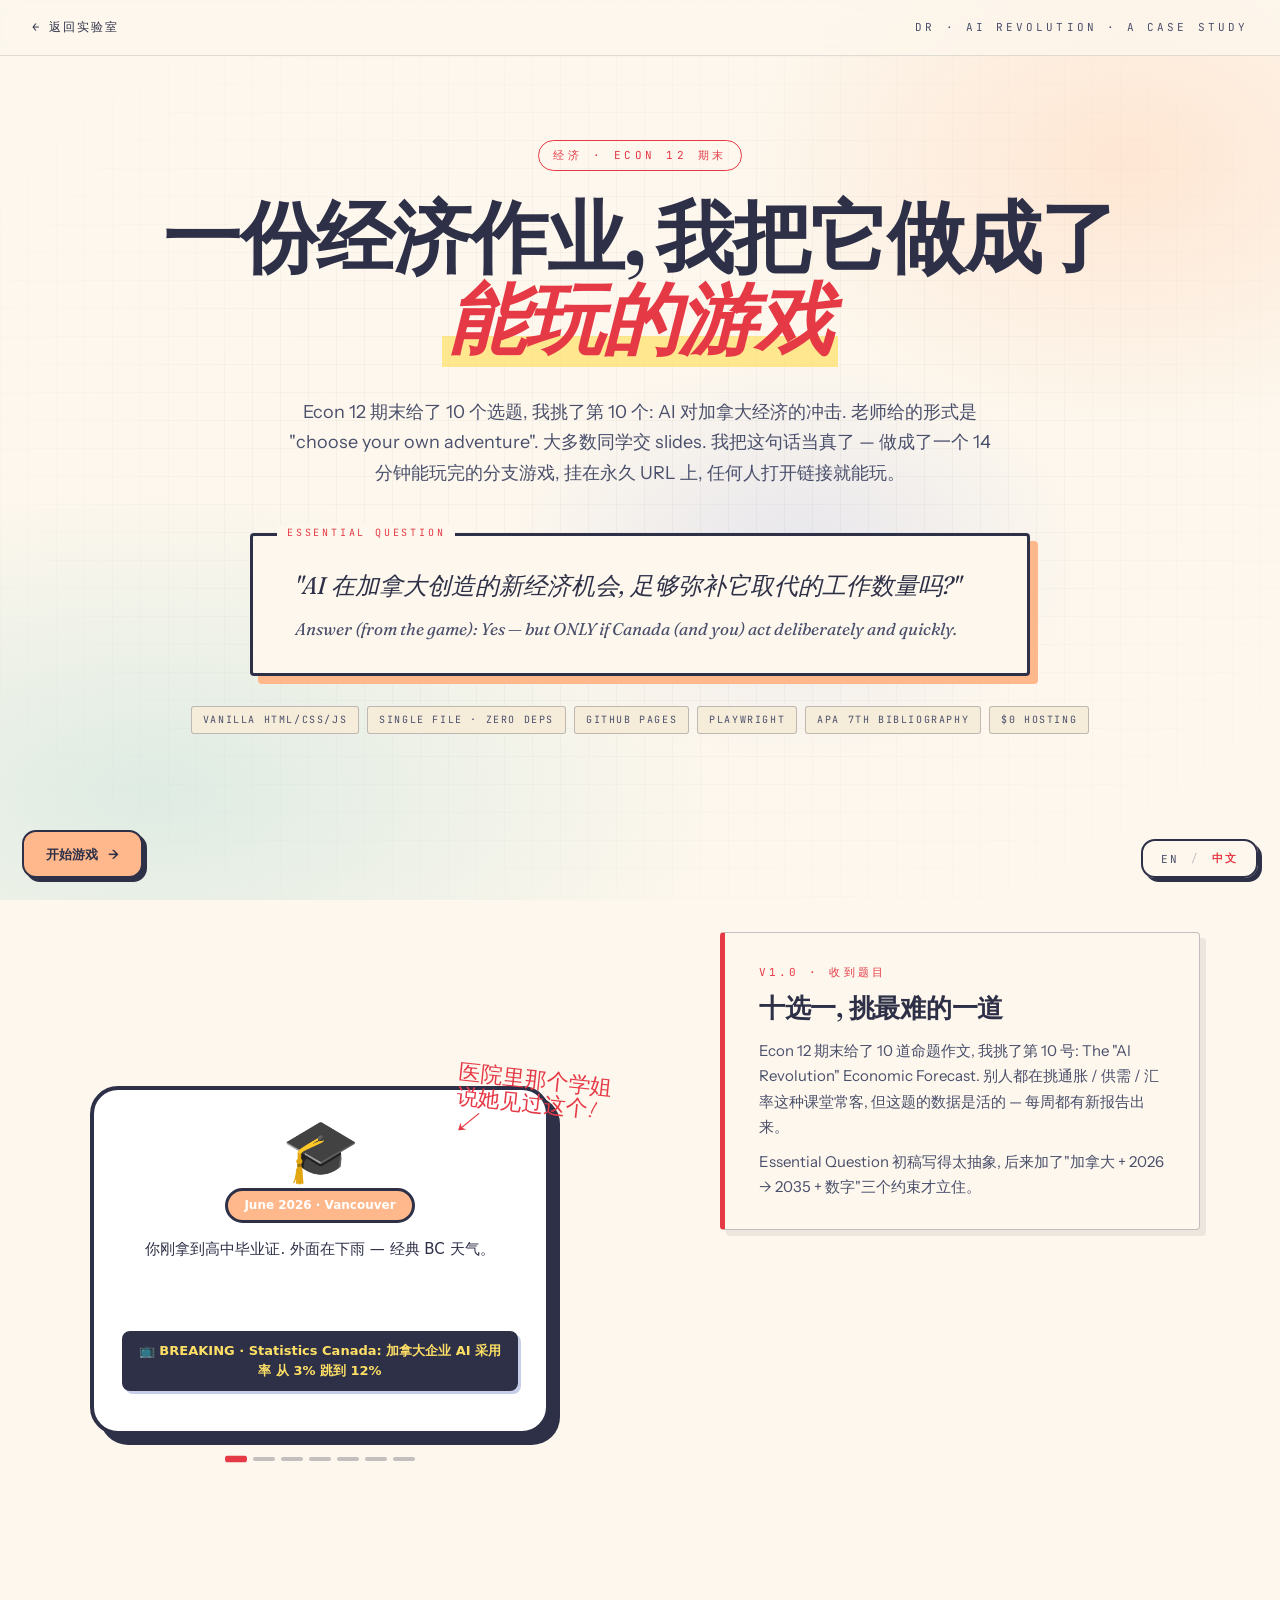
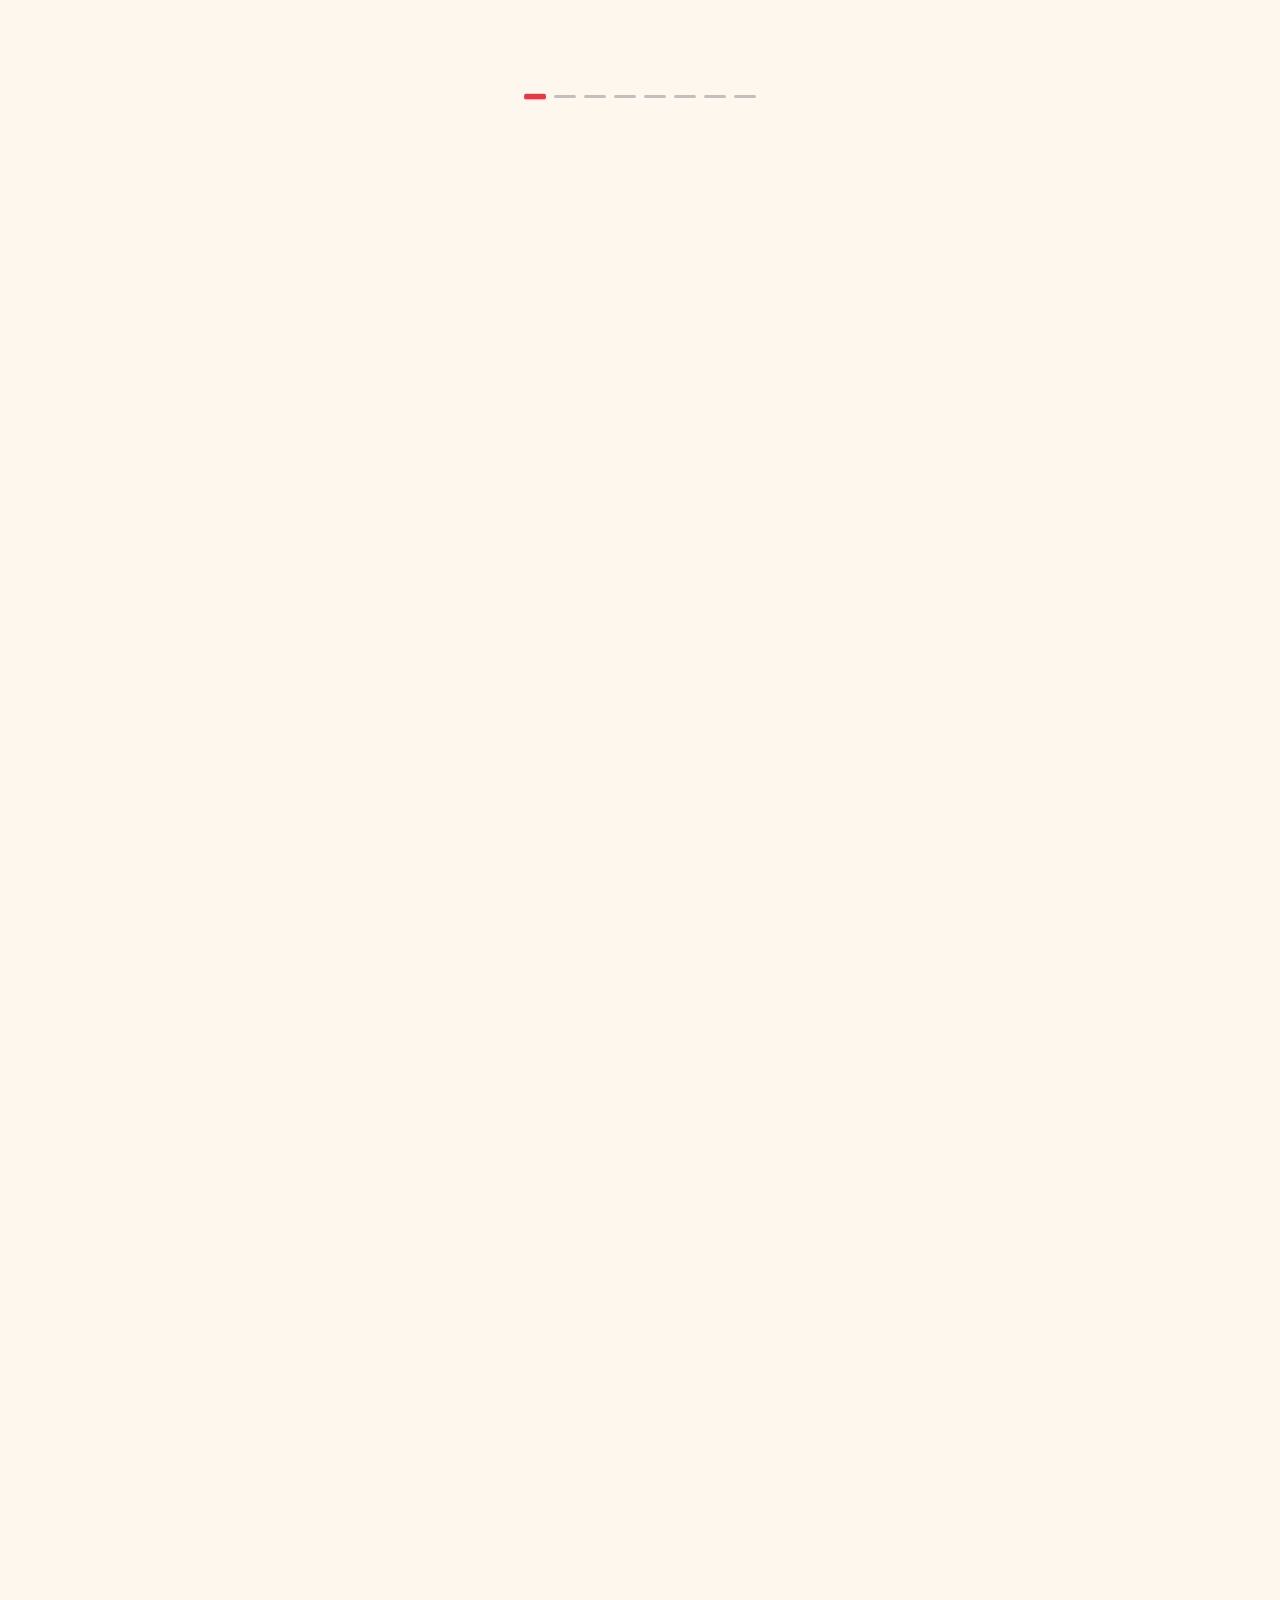
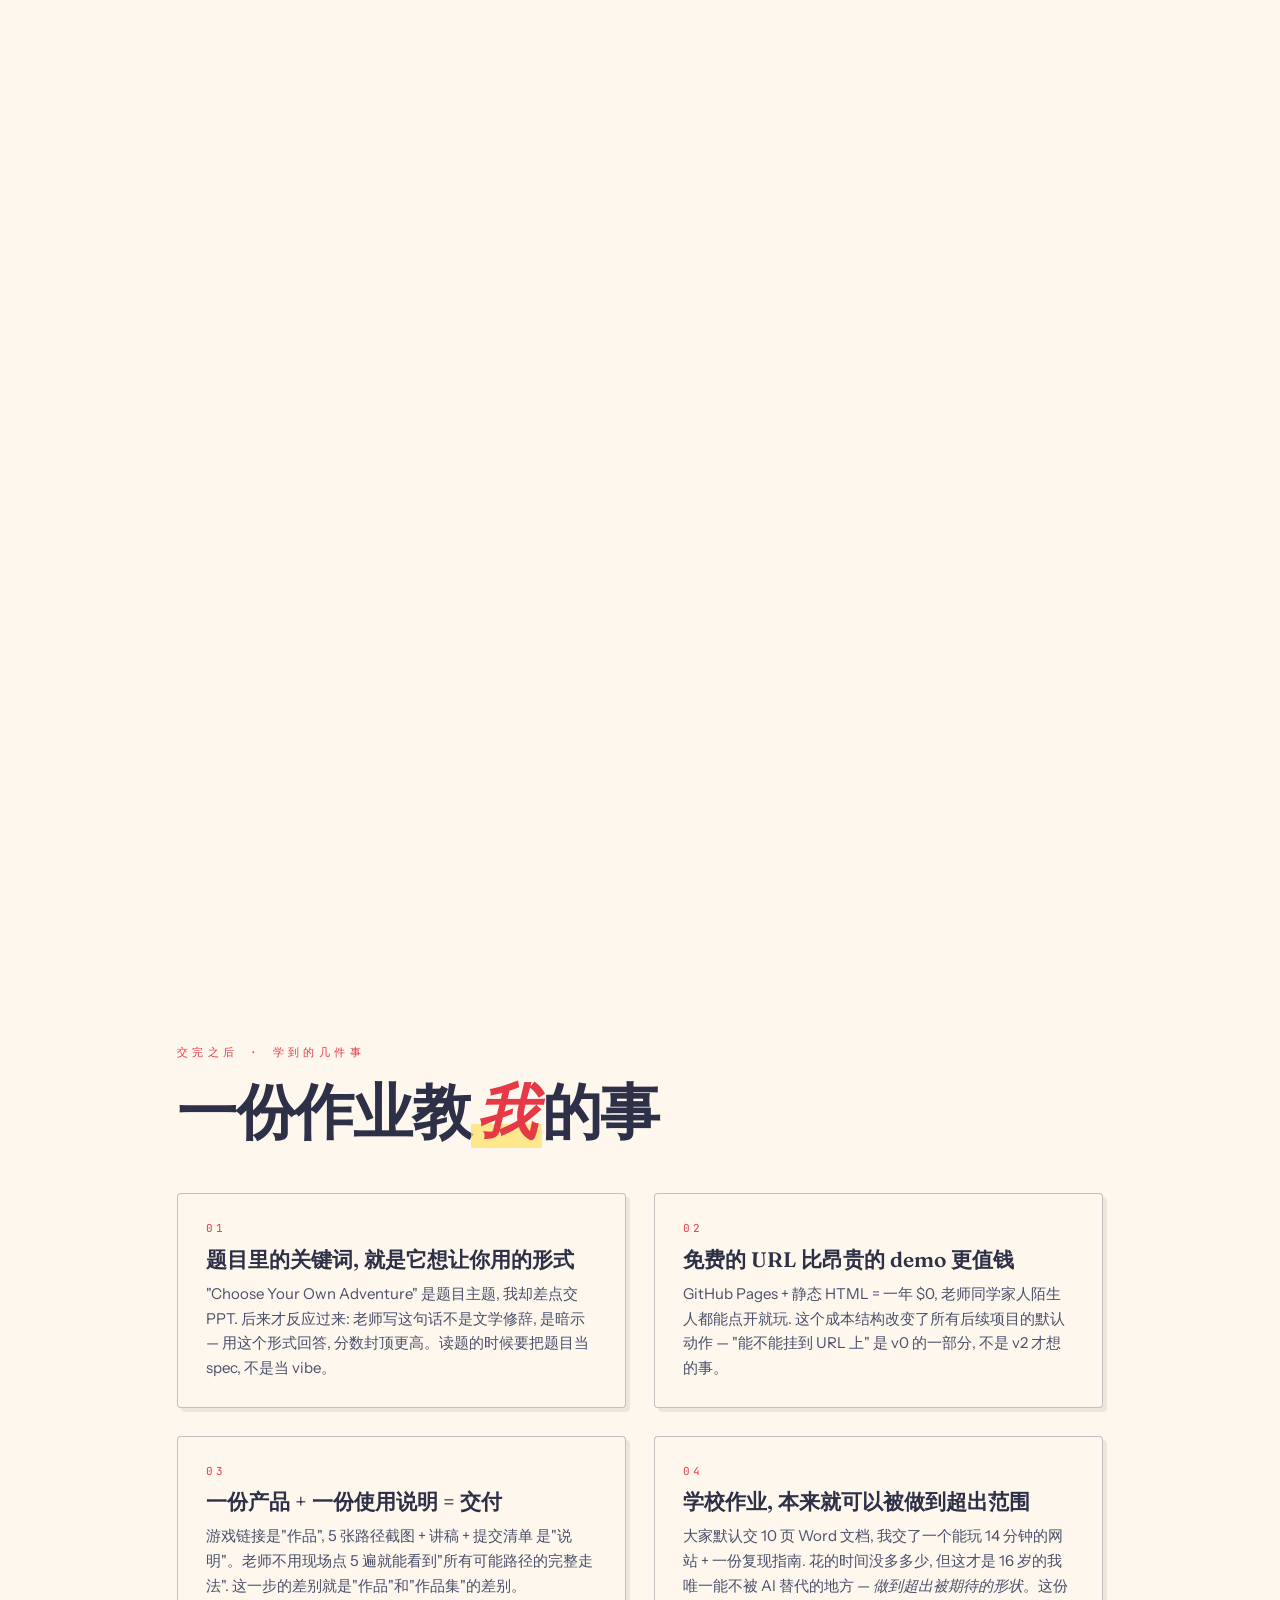
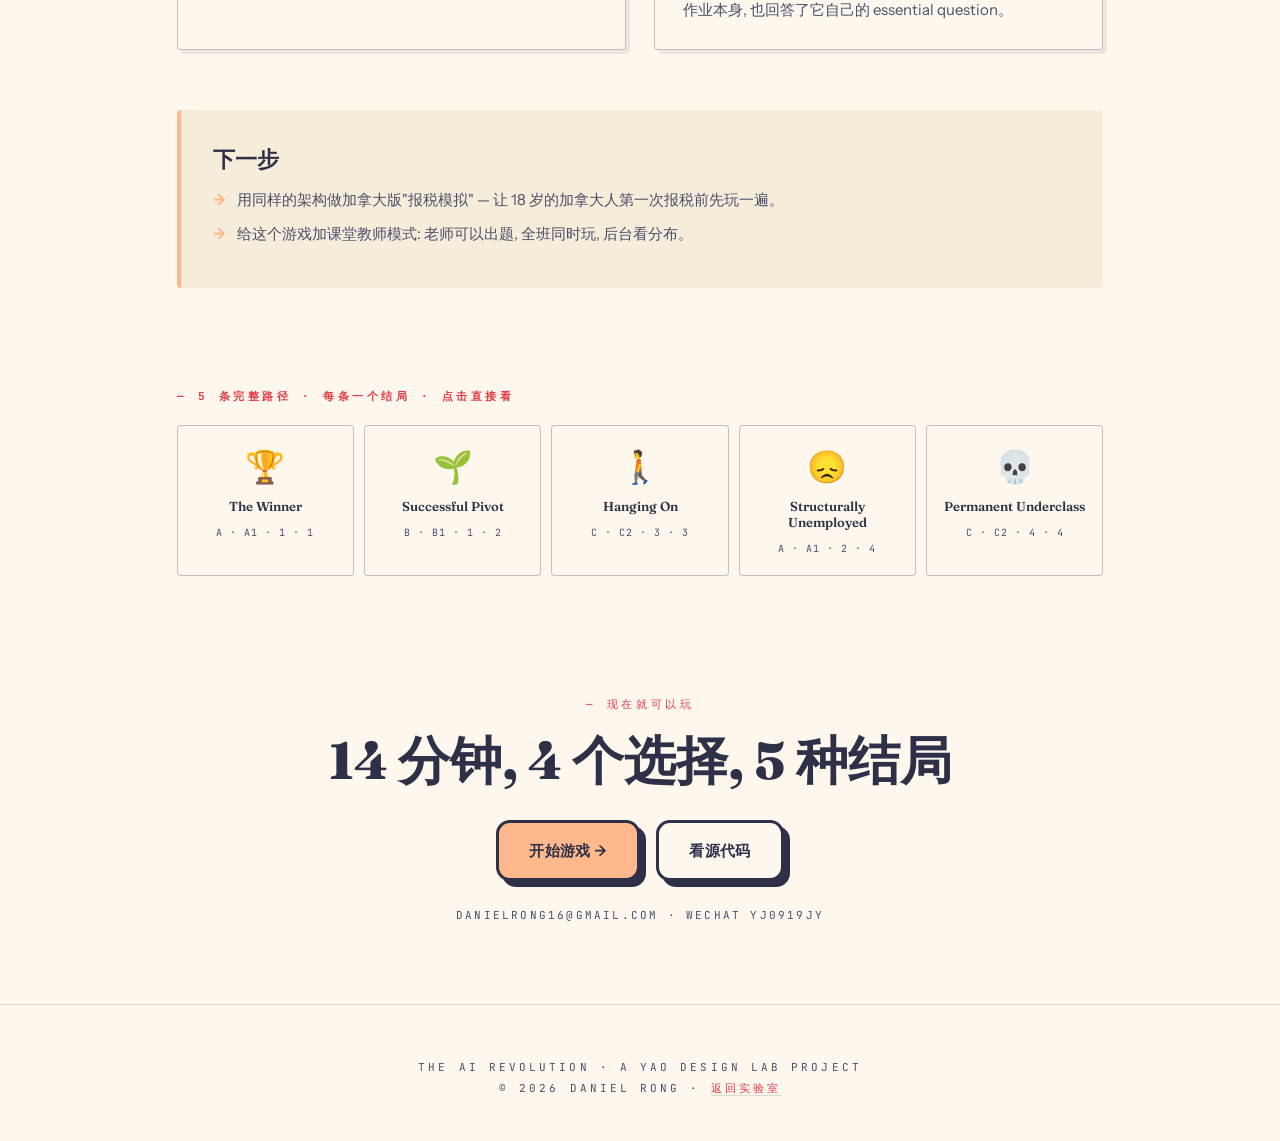
<file: projects/ai-revolution.html>
<!doctype html>
<html lang="zh-CN">
<head>
<meta charset="utf-8" />
<meta name="viewport" content="width=device-width, initial-scale=1" />
<title>The AI Revolution — Yao Design Lab</title>
<meta name="description" content="An Econ 12 final assignment that grew into an interactive Choose-Your-Own-Adventure website — the AI Revolution's economic impact on Canada, playable in 14 minutes." />

<link rel="preconnect" href="https://fonts.googleapis.com">
<link rel="preconnect" href="https://fonts.gstatic.com" crossorigin>
<link href="https://fonts.googleapis.com/css2?family=Fraunces:opsz,wght@9..144,400;9..144,600;9..144,800&family=Instrument+Sans:wght@400;500;600&family=Caveat:wght@500;700&family=JetBrains+Mono:wght@400;500&display=swap" rel="stylesheet">

<style>
  :root {
    /* palette · school notebook meets pastel game */
    --paper:      #FDF7ED;   /* cream page */
    --paper-2:    #F6ECDA;   /* aged margin */
    --ink:        #2D3047;   /* deep navy — from the game */
    --ink-soft:   #4a4f6b;
    --red-pen:    #E63946;   /* teacher's mark */
    --peach:      #FFB88C;
    --peach-soft: #FFE5B4;
    --mint:       #B5EAD7;
    --lavender:   #C7CEEA;
    --pink:       #FFE5EC;
    --yellow:     #FFE066;
    --rule:       rgba(45, 48, 71, 0.14);
    --rule-2:     rgba(45, 48, 71, 0.28);

    --serif:  "Fraunces", "Noto Serif SC", Georgia, serif;
    --sans:   "Instrument Sans", -apple-system, BlinkMacSystemFont, "PingFang SC", sans-serif;
    --hand:   "Caveat", "Marker Felt", cursive;
    --mono:   "JetBrains Mono", ui-monospace, monospace;
    --game:   "Comic Sans MS", "Marker Felt", "Chalkboard SE", system-ui, sans-serif;
  }

  * { box-sizing: border-box; margin: 0; padding: 0; }
  html, body { overflow-x: clip; }

  body {
    font-family: var(--sans);
    color: var(--ink);
    background: var(--paper);
    min-height: 100vh;
    -webkit-font-smoothing: antialiased;
    line-height: 1.55;
  }

  a { color: inherit; text-decoration: none; }
  ::selection { background: var(--yellow); color: var(--ink); }

  /* ---------- soft paper backdrop (fixed) ---------- */
  .paper-bg {
    position: fixed; inset: 0; z-index: 0;
    pointer-events: none;
    background:
      radial-gradient(ellipse 80% 60% at 12% 88%, rgba(197, 226, 219, 0.55) 0%, transparent 55%),
      radial-gradient(ellipse 60% 60% at 88% 18%, rgba(255, 219, 194, 0.60) 0%, transparent 50%),
      radial-gradient(ellipse 45% 45% at 62% 62%, rgba(199, 206, 234, 0.42) 0%, transparent 50%),
      var(--paper);
  }
  /* graph-paper grid overlay */
  .grid-bg {
    position: fixed; inset: 0; z-index: 1;
    pointer-events: none;
    background-image:
      linear-gradient(rgba(45, 48, 71, 0.045) 1px, transparent 1px),
      linear-gradient(90deg, rgba(45, 48, 71, 0.045) 1px, transparent 1px);
    background-size: 28px 28px;
    mask-image: radial-gradient(ellipse at center, rgba(0,0,0,0.85) 30%, transparent 90%);
    -webkit-mask-image: radial-gradient(ellipse at center, rgba(0,0,0,0.85) 30%, transparent 90%);
  }

  /* ---------- nav ---------- */
  .nav-bar {
    position: fixed; top: 0; left: 0; right: 0; z-index: 50;
    display: flex; align-items: center; justify-content: space-between;
    padding: 18px 32px;
    background: rgba(253, 247, 237, 0.72);
    backdrop-filter: blur(10px);
    -webkit-backdrop-filter: blur(10px);
    border-bottom: 1px solid var(--rule);
  }
  .back-link {
    font-family: var(--mono);
    font-size: 12px; letter-spacing: 0.16em;
    text-transform: uppercase;
    color: var(--ink);
    display: inline-flex; align-items: center; gap: 8px;
    transition: color 0.2s;
  }
  .back-link:hover { color: var(--red-pen); }
  .nav-brand {
    font-family: var(--mono);
    font-size: 11px; letter-spacing: 0.28em;
    color: var(--ink-soft);
    text-transform: uppercase;
  }

  /* ---------- shared layout ---------- */
  .proj-intro {
    position: relative; z-index: 5;
    max-width: 1100px; margin: 0 auto;
    padding: 140px 5vw 90px;
    text-align: center;
  }
  .proj-tag {
    display: inline-block;
    font-family: var(--mono);
    font-size: 11px; letter-spacing: 0.32em;
    text-transform: uppercase;
    color: var(--red-pen);
    padding: 6px 14px;
    border: 1.5px solid var(--red-pen);
    border-radius: 999px;
    margin-bottom: 26px;
  }
  .proj-h1 {
    font-family: var(--serif);
    font-weight: 800;
    font-size: clamp(38px, 6.4vw, 78px);
    line-height: 1.05;
    letter-spacing: -0.015em;
    color: var(--ink);
    margin-bottom: 36px;
  }
  .proj-h1 em {
    font-style: italic;
    color: var(--red-pen);
    background: linear-gradient(180deg, transparent 68%, rgba(255, 224, 102, 0.7) 68%);
    padding: 0 6px;
  }
  .proj-lead {
    max-width: 720px; margin: 0 auto 32px;
    font-size: 18px; line-height: 1.7;
    color: var(--ink-soft);
  }
  .essential-q {
    position: relative;
    max-width: 780px; margin: 44px auto 20px;
    padding: 32px 40px 32px 42px;
    background: var(--paper);
    border: 3px solid var(--ink);
    border-radius: 4px;
    box-shadow: 8px 8px 0 var(--peach);
    text-align: left;
  }
  .essential-q::before {
    content: "ESSENTIAL QUESTION";
    position: absolute; top: -11px; left: 24px;
    background: var(--paper);
    padding: 0 10px;
    font-family: var(--mono);
    font-size: 10px; letter-spacing: 0.28em;
    color: var(--red-pen);
  }
  .essential-q p {
    font-family: var(--serif);
    font-weight: 400; font-style: italic;
    font-size: clamp(18px, 2.2vw, 24px);
    line-height: 1.5;
    color: var(--ink);
  }
  .essential-q .en {
    display: block;
    margin-top: 12px;
    font-size: clamp(14px, 1.6vw, 17px);
    color: var(--ink-soft);
    font-style: italic;
  }
  .stack-tags {
    display: flex; flex-wrap: wrap; gap: 8px;
    justify-content: center;
    margin-top: 30px;
  }
  .stack-tags span {
    font-family: var(--mono);
    font-size: 10px; letter-spacing: 0.16em;
    text-transform: uppercase;
    padding: 5px 11px;
    background: var(--paper-2);
    border: 1px solid var(--rule-2);
    border-radius: 3px;
    color: var(--ink-soft);
  }

  /* ---------- scroll-track (sticky stage) ---------- */
  .scroll-track { position: relative; z-index: 5; height: 900vh; }
  .scene-stage {
    position: sticky;
    top: 0;
    height: 100vh;
    width: 100%;
    overflow: hidden;
    display: grid;
    grid-template-columns: 1fr 1fr;
    align-items: center;
  }

  /* ---------- LEFT: fake game scene card ---------- */
  .game-shell {
    position: relative;
    justify-self: center;
    width: min(92%, 460px);
    max-height: 82vh;
  }
  .game-scene {
    position: relative;
    background: white;
    border: 4px solid var(--ink);
    border-radius: 28px;
    padding: 30px 28px 26px;
    box-shadow: 10px 10px 0 var(--ink);
    font-family: var(--game);
    color: var(--ink);
    transition: opacity 0.3s;
  }
  .game-scene .character {
    font-size: 62px;
    text-align: center;
    margin-bottom: 6px;
    line-height: 1;
  }
  .game-scene .year-badge {
    display: block; width: fit-content; margin: 0 auto 14px;
    background: var(--peach);
    color: white;
    padding: 5px 16px;
    border-radius: 20px;
    border: 3px solid var(--ink);
    font-weight: bold;
    font-size: 12px;
  }
  .game-scene .g-narrative {
    font-size: 15px;
    line-height: 1.65;
    margin-bottom: 16px;
    color: var(--ink);
    text-align: center;
    min-height: 78px;
  }
  .game-scene .g-headline {
    display: block;
    background: var(--ink);
    color: var(--yellow);
    padding: 10px 14px;
    border-radius: 8px;
    font-size: 13px; font-weight: bold;
    text-align: center;
    box-shadow: 3px 3px 0 var(--lavender);
    margin: 10px 0 14px;
  }
  .game-scene .g-choices {
    display: flex; flex-direction: column; gap: 10px;
  }
  .g-choice {
    background: white;
    border: 3px solid var(--ink);
    border-radius: 14px;
    padding: 11px 14px;
    font-family: inherit;
    font-size: 13px;
    color: var(--ink);
    text-align: left;
    box-shadow: 3px 3px 0 var(--ink);
    transition: all 0.25s;
    line-height: 1.4;
  }
  .g-choice[data-color="blue"]   { background: var(--lavender); }
  .g-choice[data-color="pink"]   { background: var(--pink); }
  .g-choice[data-color="mint"]   { background: var(--mint); }
  .g-choice[data-color="yellow"] { background: var(--peach-soft); }
  .g-choice.is-picked {
    border: 4px solid #06A77D;
    box-shadow: 4px 4px 0 #06A77D;
    position: relative;
  }
  .g-choice.is-picked::after {
    content: "✅ YOUR CHOICE";
    display: inline-block;
    background: #06A77D;
    color: white;
    padding: 3px 9px;
    border-radius: 12px;
    font-size: 10px; font-weight: bold;
    letter-spacing: 1px;
    margin-top: 8px;
  }
  .g-choice.is-faded {
    opacity: 0.35;
  }
  .g-choice .g-label {
    font-weight: bold;
    color: var(--red-pen);
    display: block;
    margin-bottom: 2px;
    font-size: 13px;
  }

  /* ending state variant */
  .game-scene.is-ending {
    text-align: center;
    background: var(--paper);
  }
  .game-scene.is-ending .character { font-size: 92px; }
  .game-scene.is-ending .ending-title {
    font-family: var(--game);
    font-size: 22px; font-weight: bold;
    color: var(--ink);
    margin: 6px 0 8px;
  }
  .game-scene.is-ending .ending-tag {
    display: inline-block;
    background: #F4A261;
    color: white;
    padding: 4px 14px;
    border-radius: 14px;
    font-size: 12px;
    margin-bottom: 14px;
  }
  .game-scene.is-ending .ending-summary {
    background: #F4F1ED;
    border-radius: 12px;
    padding: 14px;
    font-size: 13px;
    line-height: 1.55;
    text-align: left;
    margin: 10px 0;
  }
  .game-scene.is-ending .ending-econ {
    background: var(--ink);
    color: white;
    border-radius: 12px;
    padding: 12px;
    font-size: 12px; line-height: 1.5;
    text-align: left;
  }
  .game-scene.is-ending .ending-econ strong { color: var(--yellow); }

  /* red-pen annotation floating on the game card */
  .pen-note {
    position: absolute;
    font-family: var(--hand);
    color: var(--red-pen);
    font-size: 22px;
    line-height: 1.1;
    transform: rotate(-6deg);
    pointer-events: none;
    max-width: 200px;
  }
  .pen-note .arrow {
    display: block;
    font-size: 30px;
    line-height: 0.6;
    margin-top: 4px;
  }
  .pen-note.top-right { top: -18px; right: -60px; transform: rotate(6deg); }
  .pen-note.left      { top: 34%; left: -140px; }
  .pen-note.bottom    { bottom: -40px; left: 30px; transform: rotate(-4deg); }

  /* chapter progress pips under game card */
  .chapter-pips {
    display: flex; gap: 6px;
    justify-content: center;
    margin-top: 22px;
  }
  .chapter-pips .pip {
    width: 22px; height: 4px;
    background: var(--rule-2);
    border-radius: 2px;
    transition: background 0.3s, transform 0.3s;
  }
  .chapter-pips .pip.is-on {
    background: var(--red-pen);
    transform: scaleY(1.6);
  }

  /* ---------- RIGHT: cards column ---------- */
  .cards-col {
    position: relative;
    justify-self: center;
    width: min(92%, 480px);
    height: 76vh;
  }
  .card {
    position: absolute;
    top: 0; left: 0; right: 0;
    background: var(--paper);
    border: 1.5px solid var(--rule-2);
    border-left: 5px solid var(--red-pen);
    border-radius: 4px;
    padding: 30px 34px;
    opacity: 0;
    transform: translateY(24px);
    transition: opacity 0.55s ease, transform 0.55s ease;
    pointer-events: none;
    box-shadow: 6px 6px 0 rgba(45,48,71,0.08);
  }
  .card.is-active {
    opacity: 1;
    transform: translateY(0);
    pointer-events: auto;
  }
  .card.is-turn { border-left-color: var(--peach); background: linear-gradient(180deg, #FFF8ED 0%, var(--paper) 100%); }
  .card .c-version {
    font-family: var(--mono);
    font-size: 11px; letter-spacing: 0.28em;
    text-transform: uppercase;
    color: var(--red-pen);
    margin-bottom: 12px;
    display: flex; align-items: center; gap: 10px;
  }
  .card.is-turn .c-version { color: #b25c00; }
  .card .c-version .turn-badge {
    background: var(--yellow);
    color: var(--ink);
    padding: 2px 8px;
    border-radius: 3px;
    font-size: 9px;
    letter-spacing: 0.2em;
  }
  .card h3 {
    font-family: var(--serif);
    font-size: 26px; font-weight: 600;
    line-height: 1.2;
    letter-spacing: -0.01em;
    color: var(--ink);
    margin-bottom: 14px;
  }
  .card h3 em { font-style: italic; color: var(--red-pen); }
  .card p {
    font-size: 15px;
    line-height: 1.68;
    color: var(--ink-soft);
    margin-bottom: 10px;
  }
  .card p:last-child { margin-bottom: 0; }
  .card code {
    font-family: var(--mono);
    font-size: 13px;
    background: var(--paper-2);
    padding: 1px 6px;
    border-radius: 3px;
    color: var(--ink);
  }
  .card .aside {
    margin-top: 14px;
    padding-top: 12px;
    border-top: 1px dashed var(--rule-2);
    font-family: var(--mono);
    font-size: 11px;
    color: var(--ink-soft);
    letter-spacing: 0.06em;
  }

  /* progress dots (bottom of stage) */
  .card-progress {
    position: absolute;
    bottom: 26px; left: 50%;
    transform: translateX(-50%);
    display: flex; gap: 8px;
    z-index: 10;
  }
  .card-progress .pd {
    width: 22px; height: 3px;
    background: var(--rule-2);
    border-radius: 2px;
    transition: background 0.3s, transform 0.3s;
  }
  .card-progress .pd.active {
    background: var(--red-pen);
    transform: scaleY(1.8);
  }

  /* ---------- lessons ---------- */
  .lessons-section {
    position: relative; z-index: 5;
    max-width: 1080px; margin: 0 auto;
    padding: 120px 6vw 60px;
  }
  .l-eyebrow {
    font-family: var(--mono);
    font-size: 11px; letter-spacing: 0.4em;
    color: var(--red-pen); text-transform: uppercase;
    margin-bottom: 18px;
  }
  .l-title {
    font-family: var(--serif);
    font-weight: 800;
    font-size: clamp(36px, 5vw, 60px);
    line-height: 1.08;
    letter-spacing: -0.02em;
    color: var(--ink);
    margin-bottom: 50px;
  }
  .l-title em {
    font-style: italic;
    color: var(--red-pen);
    background: linear-gradient(180deg, transparent 68%, rgba(255, 224, 102, 0.7) 68%);
    padding: 0 6px;
  }
  .lessons {
    display: grid;
    grid-template-columns: repeat(2, 1fr);
    gap: 28px;
  }
  .lesson {
    padding: 26px 28px;
    background: var(--paper);
    border: 1.5px solid var(--rule-2);
    border-radius: 4px;
    box-shadow: 4px 4px 0 rgba(45,48,71,0.08);
  }
  .lesson .num {
    font-family: var(--mono);
    font-size: 11px; letter-spacing: 0.28em;
    color: var(--red-pen);
    display: block; margin-bottom: 8px;
  }
  .lesson h4 {
    font-family: var(--serif);
    font-size: 21px; font-weight: 600;
    line-height: 1.25;
    color: var(--ink);
    margin-bottom: 10px;
  }
  .lesson p {
    font-size: 15px;
    line-height: 1.65;
    color: var(--ink-soft);
  }

  .next-block {
    margin-top: 60px;
    padding: 32px;
    background: var(--paper-2);
    border-left: 4px solid var(--peach);
    border-radius: 4px;
  }
  .next-block h3 {
    font-family: var(--serif);
    font-size: 22px;
    margin-bottom: 12px;
  }
  .next-block ul { list-style: none; padding: 0; }
  .next-block li {
    padding-left: 24px; position: relative;
    margin: 10px 0;
    font-size: 15px;
    line-height: 1.6;
    color: var(--ink-soft);
  }
  .next-block li::before {
    content: "→";
    position: absolute; left: 0;
    color: var(--peach);
    font-weight: bold;
  }

  /* ---------- replay strip ---------- */
  .replay-strip {
    position: relative; z-index: 5;
    max-width: 1080px; margin: 0 auto;
    padding: 40px 6vw 40px;
  }
  .replay-strip h3 {
    font-family: var(--mono);
    font-size: 11px; letter-spacing: 0.32em;
    text-transform: uppercase;
    color: var(--red-pen);
    margin-bottom: 20px;
  }
  .replay-grid {
    display: grid;
    grid-template-columns: repeat(5, 1fr);
    gap: 10px;
  }
  .replay-cell {
    display: block;
    padding: 16px 12px;
    background: var(--paper);
    border: 1.5px solid var(--rule-2);
    border-radius: 4px;
    text-align: center;
    transition: transform 0.2s, box-shadow 0.2s, border-color 0.2s;
  }
  .replay-cell:hover {
    transform: translateY(-3px);
    box-shadow: 4px 4px 0 var(--peach);
    border-color: var(--red-pen);
  }
  .replay-cell .r-emoji { font-size: 32px; display: block; margin-bottom: 6px; }
  .replay-cell .r-title {
    display: block;
    font-family: var(--serif);
    font-size: 13px;
    font-weight: 600;
    color: var(--ink);
    line-height: 1.25;
    margin-bottom: 4px;
  }
  .replay-cell .r-path {
    font-family: var(--mono);
    font-size: 10px;
    color: var(--ink-soft);
    letter-spacing: 0.1em;
  }

  /* ---------- CTA ---------- */
  .cta-block {
    position: relative; z-index: 5;
    max-width: 880px; margin: 0 auto;
    padding: 80px 6vw 60px;
    text-align: center;
  }
  .cta-eyebrow {
    font-family: var(--mono);
    font-size: 11px; letter-spacing: 0.32em;
    color: var(--red-pen); text-transform: uppercase;
    margin-bottom: 20px;
  }
  .cta-block h2 {
    font-family: var(--serif);
    font-weight: 800;
    font-size: clamp(30px, 4.4vw, 52px);
    line-height: 1.05;
    color: var(--ink);
    margin-bottom: 32px;
  }
  .cta-twin { display: inline-flex; gap: 16px; flex-wrap: wrap; justify-content: center; }
  .cta-primary, .cta-secondary {
    display: inline-flex; align-items: center; gap: 10px;
    padding: 16px 30px;
    font-family: var(--sans);
    font-weight: 600; font-size: 15px;
    letter-spacing: 0.02em;
    border: 3px solid var(--ink);
    border-radius: 14px;
    transition: transform 0.2s, box-shadow 0.2s;
  }
  .cta-primary {
    background: var(--peach);
    color: var(--ink);
    box-shadow: 6px 6px 0 var(--ink);
  }
  .cta-primary:hover { transform: translate(-2px, -2px); box-shadow: 8px 8px 0 var(--ink); }
  .cta-secondary {
    background: var(--paper);
    color: var(--ink);
    box-shadow: 6px 6px 0 var(--ink);
  }
  .cta-secondary:hover { transform: translate(-2px, -2px); box-shadow: 8px 8px 0 var(--ink); }
  .cta-meta {
    margin-top: 26px;
    font-family: var(--mono);
    font-size: 11px; letter-spacing: 0.2em;
    color: var(--ink-soft);
    text-transform: uppercase;
  }

  .proj-foot {
    position: relative; z-index: 5;
    text-align: center;
    padding: 50px 5vw 40px;
    border-top: 1px solid var(--rule);
    margin-top: 20px;
  }
  .proj-foot p {
    font-family: var(--mono);
    font-size: 11px; letter-spacing: 0.28em;
    color: var(--ink-soft); margin: 4px 0;
    text-transform: uppercase;
  }
  .proj-foot a { color: var(--red-pen); border-bottom: 1px solid var(--rule); }
  .proj-foot a:hover { color: var(--ink); }

  /* ---------- lang switch + floating CTA ---------- */
  .lang-switch {
    position: fixed;
    right: 22px; bottom: 22px; z-index: 200;
    display: inline-flex; align-items: center; gap: 8px;
    padding: 8px 14px;
    background: rgba(253, 247, 237, 0.92);
    border: 2px solid var(--ink);
    border-radius: 14px;
    font-family: var(--mono);
    font-size: 11px; letter-spacing: 0.18em;
    box-shadow: 4px 4px 0 var(--ink);
  }
  .lang-switch button {
    background: none; border: none; padding: 2px 4px;
    color: var(--ink-soft); cursor: pointer;
    font-family: var(--mono); font-size: 11px;
    letter-spacing: 0.18em;
    transition: color 0.2s;
  }
  .lang-switch button.active { color: var(--red-pen); font-weight: 600; }
  .lang-switch button:hover { color: var(--ink); }
  .lang-switch .lang-divider { color: var(--rule-2); }

  .cta-float {
    position: fixed;
    left: 22px; bottom: 22px; z-index: 200;
    display: inline-flex; align-items: center; gap: 10px;
    padding: 12px 22px;
    background: var(--peach);
    color: var(--ink);
    font-family: var(--sans); font-weight: 600;
    font-size: 13px;
    border: 2px solid var(--ink);
    border-radius: 14px;
    box-shadow: 4px 4px 0 var(--ink);
    transition: transform 0.2s, box-shadow 0.2s;
  }
  .cta-float:hover { transform: translate(-2px, -2px); box-shadow: 6px 6px 0 var(--ink); }

  /* reveal */
  .reveal { opacity: 0; transform: translateY(20px); transition: opacity 0.8s, transform 0.8s; }
  .reveal.is-in { opacity: 1; transform: none; }

  /* ---------- lang toggle ---------- */
  [data-lang="en"] { display: none; }
  body.lang-en [data-lang="cn"] { display: none; }
  body.lang-en [data-lang="en"] { display: inline; }
  body.lang-en [data-lang="en"].block { display: block; }

  @media (max-width: 900px) {
    .scene-stage { grid-template-columns: 1fr; align-items: start; padding-top: 60px; }
    .game-shell { display: none; }
    .cards-col { height: auto; width: min(94%, 480px); }
    .card { position: relative; margin-bottom: 16px; }
    .lessons { grid-template-columns: 1fr; }
    .replay-grid { grid-template-columns: repeat(2, 1fr); }
    .pen-note { display: none; }
    .lang-switch { right: 12px; bottom: 12px; padding: 6px 10px; font-size: 10px; }
    .cta-float  { left: 12px;  bottom: 12px; padding: 10px 16px; font-size: 12px; }
  }
</style>
</head>
<body>

<div class="paper-bg"></div>
<div class="grid-bg"></div>

<nav class="nav-bar">
  <a href="../" class="back-link">← <span data-lang="cn">返回实验室</span><span data-lang="en">back to lab</span></a>
  <span class="nav-brand">DR · AI Revolution · A CASE STUDY</span>
</nav>

<!-- ===================== intro ===================== -->
<section class="proj-intro">
  <span class="proj-tag"><span data-lang="cn">经济 · Econ 12 期末</span><span data-lang="en">Economy · Econ 12 Final</span></span>
  <h1 class="proj-h1">
    <span data-lang="cn">一份经济作业, 我把它做成了<em>能玩的游戏</em></span>
    <span data-lang="en">An econ homework — I turned it <em>into a game</em></span>
  </h1>
  <p class="proj-lead">
    <span data-lang="cn">Econ 12 期末给了 10 个选题, 我挑了第 10 个: AI 对加拿大经济的冲击. 老师给的形式是 "choose your own adventure". 大多数同学交 slides. 我把这句话当真了 — 做成了一个 14 分钟能玩完的分支游戏, 挂在永久 URL 上, 任何人打开链接就能玩。</span>
    <span data-lang="en">Econ 12's final gave us 10 topics — I picked #10: AI's impact on Canada's economy. The brief literally said "choose your own adventure." Most classmates delivered slide decks. I took the wording seriously and built a 14-minute branching game, deployed to a permanent URL that any classmate or teacher can open.</span>
  </p>

  <div class="essential-q">
    <p>
      <span data-lang="cn">"AI 在加拿大创造的新经济机会, 足够弥补它取代的工作数量吗?"</span>
      <span data-lang="en">"Are the new economic opportunities created by AI in Canada enough to compensate for the number of jobs it replaces?"</span>
      <span class="en"><span data-lang="cn">Answer (from the game): Yes — but ONLY if Canada (and you) act deliberately and quickly.</span><span data-lang="en">Answer from the game: Yes — but ONLY if Canada (and you) act deliberately and quickly.</span></span>
    </p>
  </div>

  <div class="stack-tags">
    <span>Vanilla HTML/CSS/JS</span>
    <span>Single file · zero deps</span>
    <span>GitHub Pages</span>
    <span>Playwright</span>
    <span>APA 7th bibliography</span>
    <span>$0 hosting</span>
  </div>
</section>


<!-- ===================== sticky stage ===================== -->
<div class="scroll-track" id="scrollTrack">
  <div class="scene-stage">

    <!-- LEFT: fake game scene card that mimics the actual game -->
    <div class="game-shell">
      <div id="gameScene" class="game-scene">
        <!-- populated by JS from GAME_STATES -->
      </div>

      <div class="pen-note top-right">
        <span data-lang="cn">医院里那个学姐<br/>说她见过这个!</span>
        <span data-lang="en">a nurse told me she<br/>saw this play out irl!</span>
        <span class="arrow">↙</span>
      </div>

      <div class="chapter-pips" id="chapterPips">
        <div class="pip is-on"></div>
        <div class="pip"></div>
        <div class="pip"></div>
        <div class="pip"></div>
        <div class="pip"></div>
        <div class="pip"></div>
        <div class="pip"></div>
      </div>
    </div>

    <!-- RIGHT: version cards -->
    <div class="cards-col">

      <article class="card is-active" data-card="0">
        <p class="c-version">v1.0 · <span data-lang="cn">收到题目</span><span data-lang="en">the brief</span></p>
        <h3>
          <span data-lang="cn">十选一, 挑最难的一道</span>
          <span data-lang="en">Ten topics — picked the hardest</span>
        </h3>
        <p>
          <span data-lang="cn">Econ 12 期末给了 10 道命题作文, 我挑了第 10 号: The "AI Revolution" Economic Forecast. 别人都在挑通胀 / 供需 / 汇率这种课堂常客, 但这题的数据是活的 — 每周都有新报告出来。</span>
          <span data-lang="en">Ten prompts on the sheet. I picked #10: The "AI Revolution" Economic Forecast. Most classmates went for classic topics — inflation, supply-demand, exchange rates. Mine had the freshest data: new reports drop every week.</span>
        </p>
        <p>
          <span data-lang="cn">Essential Question 初稿写得太抽象, 后来加了"加拿大 + 2026 → 2035 + 数字"三个约束才立住。</span>
          <span data-lang="en">First draft of the essential question was too abstract. Only landed after clamping it with three constraints: <em>Canada</em>, <em>2026–2035</em>, and <em>a number.</em></span>
        </p>
      </article>

      <article class="card" data-card="1">
        <p class="c-version">v1.1 · <span data-lang="cn">数据锁到真实来源</span><span data-lang="en">every number, cited</span></p>
        <h3>
          <span data-lang="cn">Bibliography 全部转成 APA 7th</span>
          <span data-lang="en">Full bibliography, APA 7th</span>
        </h3>
        <p>
          <span data-lang="cn">Statistics Canada, Bank of Canada, WEF Future of Jobs 2025, Vector Institute, BDC, Brookfield Institute, IRPP, ILO, OECD — 每条数据都对得回一个真实报告。游戏里所有"新闻标题"和"数据卡"引用的数字, 都在参考文献里能找到。</span>
          <span data-lang="en">Statistics Canada, Bank of Canada, WEF Future of Jobs 2025, Vector Institute, BDC, Brookfield, IRPP, ILO, OECD. Every stat quoted in-game — every "breaking news" headline, every knowledge card figure — traces back to a real report in the bibliography.</span>
        </p>
        <div class="aside">
          <span data-lang="cn">"$195,000/yr per AI job" → Vector Institute · "42% of Canadian jobs at automation risk" → Brookfield · "92M eliminated, 170M created" → WEF 2025</span>
          <span data-lang="en">"$195K/yr per AI job" → Vector · "42% jobs at risk" → Brookfield · "92M lost, 170M created" → WEF 2025</span>
        </div>
      </article>

      <article class="card is-turn" data-card="2">
        <p class="c-version">v2.0 · <span class="turn-badge"><span data-lang="cn">转折</span><span data-lang="en">pivot</span></span> <span data-lang="cn">PPT → 能玩的网站</span><span data-lang="en">deck → playable site</span></p>
        <h3>
          <span data-lang="cn">题目里明明写了 "choose <em>your own</em> adventure"</span>
          <span data-lang="en">The prompt literally said "choose <em>your own</em> adventure"</span>
        </h3>
        <p>
          <span data-lang="cn">已经在写 slides 了, 突然反应过来: 老师给的主题词就是这个. 那"用媒介本身回答问题"比用文字总结好一百倍。停掉 PPT, 改做互动网站 — 让玩家亲自做 4 个人生选择, 走完 2026 → 2035 十年时间线。</span>
          <span data-lang="en">Was halfway into slides when it hit me — that phrase in the prompt was the whole point. Answering it with the <em>medium itself</em> beats answering it with a summary. Ditched the deck. Rebuilt as an interactive site where the player makes 4 real life-choices across 2026 → 2035.</span>
        </p>
      </article>

      <article class="card" data-card="3">
        <p class="c-version">v2.1 · <span data-lang="cn">单文件卡通游戏</span><span data-lang="en">single-file cartoon game</span></p>
        <h3>
          <span data-lang="cn">一个 <em>index.html</em>, 954 行, 零依赖</span>
          <span data-lang="en">One <em>index.html</em>, 954 lines, zero deps</span>
        </h3>
        <p>
          <span data-lang="cn">9 个场景 + 4 张知识卡 + 5 种结局. Comic Sans + 4px 粗黑描边 + 8px 硬阴影, 故意做成学校小报的手感 — 因为它就是。三轴评分 (<code>humanCapital</code> / <code>adaptability</code> / <code>safetyNet</code>) 驱动结局, 同样的选择永远得到同样的结局, 可以复现给老师看。</span>
          <span data-lang="en">9 scenes + 4 knowledge cards + 5 endings. Comic Sans + 4px black borders + 8px hard shadows — on purpose. It's a school project, look like one. Three-axis scoring (<code>humanCapital</code> / <code>adaptability</code> / <code>safetyNet</code>) drives the ending deterministically, so the same choices always land the same outcome — repeatable for demo.</span>
        </p>
      </article>

      <article class="card" data-card="4">
        <p class="c-version">v2.2 · <span data-lang="cn">全文英译</span><span data-lang="en">full english pass</span></p>
        <h3>
          <span data-lang="cn">给加拿大老师看的版本</span>
          <span data-lang="en">The version for a Canadian teacher</span>
        </h3>
        <p>
          <span data-lang="cn">逻辑 / 评分 / UI 结构一点没动, 只把叙事和选项翻译成英文. HTML <code>lang="en"</code>. 全流程点穿一遍: A → A1 → ① → ① 触发 Winner, C → C2 → ④ → ④ 触发 Permanent Underclass — 5 个结局的判定逻辑全跑通。</span>
          <span data-lang="en">Kept logic, scoring, and layout untouched. Only narrative + choices + UI copy translated. <code>lang="en"</code>. Verified end-to-end by clicking through: A → A1 → ① → ① lands Winner, C → C2 → ④ → ④ lands Permanent Underclass. All 5 ending branches confirmed.</span>
        </p>
      </article>

      <article class="card is-turn" data-card="5">
        <p class="c-version">v3.0 · <span class="turn-badge"><span data-lang="cn">转折</span><span data-lang="en">pivot</span></span> <span data-lang="cn">本地文件 → 永久 URL</span><span data-lang="en">local file → permanent url</span></p>
        <h3>
          <span data-lang="cn">让全班都能点开的<em>一条链接</em></span>
          <span data-lang="en">A <em>single link</em> the whole class can open</span>
        </h3>
        <p>
          <span data-lang="cn">交一个 .html 文件, 老师看得到, 同学看不到. 挪到 GitHub Pages 之后, 任何人 (老师 / 同学 / 家人 / 陌生人) 打开就能玩. 静态 HTML 无后端, 一年 $0. 这个决定后来变成整个作品集的默认动作 — 所有项目都必须能被链接点开。</span>
          <span data-lang="en">A local .html file only reaches the teacher. GitHub Pages means anyone with the link plays instantly — teachers, classmates, family, strangers. Static HTML, no backend, $0/year. This move became the default for every subsequent Yao Design Lab project: <em>everything must be a link, not a file.</em></span>
        </p>
        <div class="aside">
          <span data-lang="cn">→ https://dr-16.github.io/ai-revolution-game/</span>
          <span data-lang="en">→ https://dr-16.github.io/ai-revolution-game/</span>
        </div>
      </article>

      <article class="card" data-card="6">
        <p class="c-version">v3.1 · <span data-lang="cn">路线回放模式 + 长图</span><span data-lang="en">replay mode + long screenshots</span></p>
        <h3>
          <span data-lang="cn"><code>?stack=A,A1,1,1</code> — <em>一条路一张长图</em></span>
          <span data-lang="en"><code>?stack=A,A1,1,1</code> — <em>one path, one long image</em></span>
        </h3>
        <p>
          <span data-lang="cn">想让老师看"每条路完整走一遍"是什么样, 但让老师现场点 5 遍不现实。加了 URL 参数 <code>?stack=</code> — 直接把 9 个场景垂直堆叠, 玩家选过的按钮标绿框 "✅ YOUR CHOICE", 其它选项透明度 0.4. 本地起 Playwright + Chromium (headless), 视网膜清晰度自动截 5 张 ~3.8MB 的 PNG。</span>
          <span data-lang="en">The teacher needs to see each full path — but making them click through 5 times isn't realistic. Added <code>?stack=</code> URL param that renders all 9 scenes stacked vertically, with the picked button green-bordered "✅ YOUR CHOICE" and the rest at 0.4 opacity. Local Playwright + headless Chromium spits out 5 retina PNGs, ~3.8MB each, automated.</span>
        </p>
      </article>

      <article class="card is-turn" data-card="7">
        <p class="c-version">v4.0 · <span class="turn-badge"><span data-lang="cn">转折</span><span data-lang="en">pivot</span></span> <span data-lang="cn">从"作品"到"作品集"</span><span data-lang="en">product → package</span></p>
        <h3>
          <span data-lang="cn">一份能玩的链接<em>还不够</em></span>
          <span data-lang="en">A playable link <em>isn't enough</em></span>
        </h3>
        <p>
          <span data-lang="cn">Personal presentation 那天要讲 2.5 分钟, 还得应对 Q&amp;A. 于是加了 2.5 分钟长版 + 1 分钟短版讲稿, 6 条讲台建议, 一份完整的提交清单 (研究报告 / 游戏链接 / 5 张路径截图 / 讲稿 / 复现指南). 老师不用猜怎么打分, 每个 rubric 点都能对齐到一个 artifact。</span>
          <span data-lang="en">The personal presentation slot needed a 2.5-min talk + Q&amp;A. Wrote a 2.5-min speech + a 1-min short version + 6 stage tips + a full delivery manifest (research report, game URL, 5 path screenshots, speech scripts, rebuild guide). Every rubric line maps to an artifact — no guessing required.</span>
        </p>
      </article>

    </div>

    <div class="card-progress" id="cardProgress">
      <div class="pd active"></div><div class="pd"></div><div class="pd"></div><div class="pd"></div>
      <div class="pd"></div><div class="pd"></div><div class="pd"></div><div class="pd"></div>
    </div>

  </div>
</div>


<!-- ===================== lessons ===================== -->
<section class="lessons-section reveal">
  <p class="l-eyebrow">
    <span data-lang="cn">交完之后 · 学到的几件事</span>
    <span data-lang="en">POST-SUBMISSION · WHAT I ACTUALLY LEARNED</span>
  </p>
  <h2 class="l-title">
    <span data-lang="cn">一份作业教<em>我</em>的事</span>
    <span data-lang="en">What one <em>homework</em> taught me</span>
  </h2>

  <div class="lessons">
    <article class="lesson">
      <span class="num">01</span>
      <h4>
        <span data-lang="cn">题目里的关键词, 就是它想让你用的形式</span>
        <span data-lang="en">The prompt's own words are usually the answer format</span>
      </h4>
      <p>
        <span data-lang="cn">"Choose Your Own Adventure" 是题目主题, 我却差点交 PPT. 后来才反应过来: 老师写这句话不是文学修辞, 是暗示 — 用这个形式回答, 分数封顶更高。读题的时候要把题目当 spec, 不是当 vibe。</span>
        <span data-lang="en">"Choose Your Own Adventure" was in the prompt. I almost delivered slides anyway. When you finally notice, you realise the prompt wasn't decoration — it was a spec. The teacher named the medium; using it lifts the ceiling on your grade. Read prompts like specs, not vibes.</span>
      </p>
    </article>

    <article class="lesson">
      <span class="num">02</span>
      <h4>
        <span data-lang="cn">免费的 URL 比昂贵的 demo 更值钱</span>
        <span data-lang="en">A free URL beats an expensive demo</span>
      </h4>
      <p>
        <span data-lang="cn">GitHub Pages + 静态 HTML = 一年 $0, 老师同学家人陌生人都能点开就玩. 这个成本结构改变了所有后续项目的默认动作 — "能不能挂到 URL 上" 是 v0 的一部分, 不是 v2 才想的事。</span>
        <span data-lang="en">GitHub Pages + static HTML = $0/year, and teachers, classmates, family, strangers all just click and play. That cost structure changed how every later Yao Design Lab project starts: "does it have a URL?" is a v0 question now, not a v2 afterthought.</span>
      </p>
    </article>

    <article class="lesson">
      <span class="num">03</span>
      <h4>
        <span data-lang="cn">一份产品 + 一份使用说明 = 交付</span>
        <span data-lang="en">A product plus how-to-use-it equals a delivery</span>
      </h4>
      <p>
        <span data-lang="cn">游戏链接是"作品", 5 张路径截图 + 讲稿 + 提交清单 是"说明"。老师不用现场点 5 遍就能看到"所有可能路径的完整走法". 这一步的差别就是"作品"和"作品集"的差别。</span>
        <span data-lang="en">The game link is the artifact. The 5 path screenshots + speech scripts + delivery manifest are the manual. The teacher doesn't have to click through 5 times to see what every path feels like. That step is the difference between a <em>product</em> and a <em>portfolio</em>.</span>
      </p>
    </article>

    <article class="lesson">
      <span class="num">04</span>
      <h4>
        <span data-lang="cn">学校作业, 本来就可以被做到超出范围</span>
        <span data-lang="en">School work can — and probably should — be over-delivered</span>
      </h4>
      <p>
        <span data-lang="cn">大家默认交 10 页 Word 文档, 我交了一个能玩 14 分钟的网站 + 一份复现指南. 花的时间没多多少, 但这才是 16 岁的我唯一能不被 AI 替代的地方 — <em>做到超出被期待的形状</em>。这份作业本身, 也回答了它自己的 essential question。</span>
        <span data-lang="en">Everyone submits a 10-page Word doc. I submitted a 14-minute playable website plus a rebuild guide. Not that much more effort — but this is the one thing a 16-year-old can do that AI still can't: <em>deliver in a shape no one was expecting.</em> The homework, in doing so, answered its own essential question.</span>
      </p>
    </article>
  </div>

  <div class="next-block">
    <h3>
      <span data-lang="cn">下一步</span>
      <span data-lang="en">NEXT</span>
    </h3>
    <ul>
      <li><span data-lang="cn">用同样的架构做加拿大版"报税模拟" — 让 18 岁的加拿大人第一次报税前先玩一遍。</span><span data-lang="en">Same architecture, applied to a Canadian tax-filing sim — for 18-year-olds about to file for the first time.</span></li>
      <li><span data-lang="cn">给这个游戏加课堂教师模式: 老师可以出题, 全班同时玩, 后台看分布。</span><span data-lang="en">Add a classroom-teacher mode: the teacher poses the scenario, the class plays live, teacher sees the response distribution in real time.</span></li>
    </ul>
  </div>
</section>


<!-- ===================== 5 replay paths ===================== -->
<section class="replay-strip reveal">
  <h3>
    <span data-lang="cn">— 5 条完整路径 · 每条一个结局 · 点击直接看</span>
    <span data-lang="en">— 5 complete paths · one ending each · click to view</span>
  </h3>
  <div class="replay-grid">
    <a class="replay-cell" href="https://dr-16.github.io/ai-revolution-game/?stack=A,A1,1,1" target="_blank" rel="noopener">
      <span class="r-emoji">🏆</span>
      <span class="r-title"><span data-lang="cn">The Winner</span><span data-lang="en">The Winner</span></span>
      <span class="r-path">A · A1 · 1 · 1</span>
    </a>
    <a class="replay-cell" href="https://dr-16.github.io/ai-revolution-game/?stack=B,B1,1,2" target="_blank" rel="noopener">
      <span class="r-emoji">🌱</span>
      <span class="r-title"><span data-lang="cn">Successful Pivot</span><span data-lang="en">Successful Pivot</span></span>
      <span class="r-path">B · B1 · 1 · 2</span>
    </a>
    <a class="replay-cell" href="https://dr-16.github.io/ai-revolution-game/?stack=C,C2,3,3" target="_blank" rel="noopener">
      <span class="r-emoji">🚶</span>
      <span class="r-title"><span data-lang="cn">Hanging On</span><span data-lang="en">Hanging On</span></span>
      <span class="r-path">C · C2 · 3 · 3</span>
    </a>
    <a class="replay-cell" href="https://dr-16.github.io/ai-revolution-game/?stack=A,A1,2,4" target="_blank" rel="noopener">
      <span class="r-emoji">😞</span>
      <span class="r-title"><span data-lang="cn">Structurally Unemployed</span><span data-lang="en">Structurally Unemployed</span></span>
      <span class="r-path">A · A1 · 2 · 4</span>
    </a>
    <a class="replay-cell" href="https://dr-16.github.io/ai-revolution-game/?stack=C,C2,4,4" target="_blank" rel="noopener">
      <span class="r-emoji">💀</span>
      <span class="r-title"><span data-lang="cn">Permanent Underclass</span><span data-lang="en">Permanent Underclass</span></span>
      <span class="r-path">C · C2 · 4 · 4</span>
    </a>
  </div>
</section>


<!-- ===================== CTA ===================== -->
<section class="cta-block">
  <p class="cta-eyebrow">— <span data-lang="cn">现在就可以玩</span><span data-lang="en">it's live · click and play</span></p>
  <h2><span data-lang="cn">14 分钟, 4 个选择, 5 种结局</span><span data-lang="en">14 minutes · 4 choices · 5 endings</span></h2>
  <div class="cta-twin">
    <a class="cta-primary" href="https://dr-16.github.io/ai-revolution-game/" target="_blank" rel="noopener">
      <span data-lang="cn">开始游戏 →</span>
      <span data-lang="en">play the game →</span>
    </a>
    <a class="cta-secondary" href="https://github.com/DR-16/ai-revolution-game" target="_blank" rel="noopener">
      <span data-lang="cn">看源代码</span>
      <span data-lang="en">source</span>
    </a>
  </div>
  <p class="cta-meta">danielrong16@gmail.com · WeChat yj0919jy</p>
</section>

<footer class="proj-foot">
  <p>The AI Revolution · a Yao Design Lab project</p>
  <p>© 2026 Daniel Rong · <a href="../"><span data-lang="cn">返回实验室</span><span data-lang="en">back to lab</span></a></p>
</footer>

<a class="cta-float" href="https://dr-16.github.io/ai-revolution-game/" target="_blank" rel="noopener">
  <span data-lang="cn">开始游戏</span>
  <span data-lang="en">play</span>
  →
</a>

<div class="lang-switch" id="langSwitch" aria-label="Language switch">
  <button type="button" data-set-lang="en">EN</button>
  <span class="lang-divider">/</span>
  <button type="button" data-set-lang="cn" class="active">中文</button>
</div>


<script>
  /* ================================================================
     Game-scene states — mirrors the actual game, one canonical "Winner"
     path (A → A1 → ① → ①). As the user scrolls through 8 dev cards on
     the right, the central card cycles through 7 game states.
     ================================================================ */
  const GAME_STATES = [
    /* 0 — Opening */
    {
      character: '🎓',
      yearBadge: { cn: 'June 2026 · Vancouver', en: 'June 2026 · Vancouver' },
      narrative: {
        cn: '你刚拿到高中毕业证. 外面在下雨 — 经典 BC 天气。',
        en: "You just got your diploma. It's raining outside — classic BC weather."
      },
      headline: {
        cn: '📺 BREAKING · Statistics Canada: 加拿大企业 AI 采用率 从 3% 跳到 12%',
        en: '📺 BREAKING · StatCan: Canadian business AI adoption jumps 3% → 12%'
      },
      choices: []
    },

    /* 1 — Chapter 1: choose major */
    {
      character: '🤔',
      yearBadge: { cn: 'Chapter 1 · 2026 · 投资你的人力资本', en: 'Chapter 1 · 2026 · Invest your human capital' },
      narrative: {
        cn: '接下来 4 年做什么? 这是你人生第一个真正的经济决定。',
        en: 'What do you do for the next 4 years? Your first real economic decision.'
      },
      choices: [
        { color: 'blue',   picked: true,  label_cn: 'A. UBC · 计算机科学, 主攻 AI / ML',   label_en: 'A. UBC — Computer Science / AI' },
        { color: 'pink',   picked: false, label_cn: 'B. SFU · 英语文学 / 创意写作',       label_en: 'B. SFU — English Lit / Creative Writing' },
        { color: 'mint',   picked: false, label_cn: 'C. 不上大学, Uber Eats + 零工',       label_en: 'C. Skip uni — Uber Eats + gigs' }
      ]
    },

    /* 2 — Knowledge card 1 (Human Capital) — abbreviated */
    {
      character: '💡',
      yearBadge: { cn: 'Knowledge Card · Human Capital', en: 'Knowledge Card · Human Capital' },
      narrative: {
        cn: '人力资本 = 通过教育 / 培训 / 经验积累的技能与知识, 决定未来生产力和工资。',
        en: 'Human Capital = skills and knowledge accumulated via education / training / experience — determines future productivity and wages.'
      },
      headline: {
        cn: '📊 2025 加拿大 AI 采用: 12% · 金融业 30%+ · 餐饮 1.5%',
        en: '📊 2025 CA AI adoption: 12% · finance 30%+ · food services 1.5%'
      },
      choices: []
    },

    /* 3 — Chapter 2 A path: fintech offer */
    {
      character: '💻',
      yearBadge: { cn: 'Chapter 2 · 2029 · Age 21', en: 'Chapter 2 · 2029 · Age 21' },
      narrative: {
        cn: '大三暑期. 你的 AI 建模课程项目被多伦多一家 fintech 看上了 — full-time offer, $95,000/yr.',
        en: 'Summer before senior year. Your AI project catches a Toronto fintech firm — $95K/yr full-time offer.'
      },
      choices: [
        { color: 'blue',   picked: true,  label_cn: 'A1. 接下 fintech offer — 稳妥路线',     label_en: 'A1. Take the fintech offer — safe path' },
        { color: 'yellow', picked: false, label_cn: 'A2. 拒绝 offer, 和同学做 AI ed-tech',  label_en: 'A2. Decline — build an AI ed-tech startup' }
      ]
    },

    /* 4 — Knowledge card 2 (Structural Unemployment) */
    {
      character: '📉',
      yearBadge: { cn: 'Knowledge Card · Structural Unemployment', en: 'Knowledge Card · Structural Unemployment' },
      narrative: {
        cn: '结构性失业 = 技能与市场需求错位。工资极化 = 高技能上涨, 中低技能被压平。',
        en: 'Structural unemployment = skills stop matching demand. Wage polarization = high-skill up, mid/low-skill flattened.'
      },
      headline: {
        cn: '📊 WEF 2025: AI 全球消灭 92M 岗位, 创造 170M, 净 +78M',
        en: '📊 WEF 2025: AI eliminates 92M jobs, creates 170M — net +78M'
      },
      choices: []
    },

    /* 5 — Chapter 3: 2032 economic shock */
    {
      character: '😨',
      yearBadge: { cn: 'Chapter 3 · 2032 · Age 24', en: 'Chapter 3 · 2032 · Age 24' },
      narrative: {
        cn: '加拿大青年失业率飙到 18%. 每 3 个朋友就有 1 个失业。政府出台紧急方案:',
        en: 'Canadian youth unemployment hits 18%. 1 in 3 friends is out of work. Emergency federal package:'
      },
      choices: [
        { color: 'mint',   picked: true,  label_cn: '① 申请 "AI Transition Subsidy" (2 年免费培训 + $1,400/月)', label_en: '① Apply for AI Transition Subsidy (2 yrs retraining + $1,400/mo)' },
        { color: 'blue',   picked: false, label_cn: '② 自费学新技能',    label_en: '② Self-fund new skills' },
        { color: 'yellow', picked: false, label_cn: '③ 上街抗议',        label_en: '③ Join the protests' },
        { color: 'pink',   picked: false, label_cn: '④ 什么都不做',      label_en: '④ Do nothing — ride it out' }
      ]
    },

    /* 6 — Chapter 4 final */
    {
      character: '🌅',
      yearBadge: { cn: 'Chapter 4 · 2035 · Age 27', en: 'Chapter 4 · 2035 · Age 27' },
      narrative: {
        cn: '十年过去了. 加拿大 GDP 因 AI 多了 $298B, 但财富分布从没这么不均。最后一个决定:',
        en: 'Ten years in. Canada gained $298B GDP from AI — but wealth has never been so unequal. One last decision:'
      },
      choices: [
        { color: 'blue',   picked: true,  label_cn: '① 用这 10 年经验创业 / 冲管理层',   label_en: '① Launch a company / climb to management' },
        { color: 'mint',   picked: false, label_cn: '② 转 "AI + 人类技能" 混合岗',       label_en: '② Pivot into a hybrid role' },
        { color: 'yellow', picked: false, label_cn: '③ 躺平, 靠零工 + 福利',              label_en: '③ Gig work + benefits' },
        { color: 'pink',   picked: false, label_cn: '④ 完全退出主流劳动力市场',          label_en: '④ Drop out of the labour market' }
      ]
    },

    /* 7 — Ending: Winner */
    {
      isEnding: true,
      character: '🏆',
      endingTitle: { cn: '结局 · The AI Revolution Winner', en: 'Ending · The AI Revolution Winner' },
      endingTag:   { cn: '🥇 最佳结局 · 强势胜出',           en: '🥇 Best Ending · Strong Gains' },
      summary: {
        cn: '你现在是多伦多一家 AI fintech 的 CTO, 年薪 $400,000. IPO 让你上了 Vector Institute 的 "下一代加拿大 AI 领袖" 名单. 你是拿到 $298B GDP 增益 top 10% 的一员。',
        en: "You're now CTO of a Toronto AI fintech, salary $400K. Your IPO put you on the Vector Institute's \"Next Generation of Canadian AI Leaders\" list. Part of the top 10% capturing the $298B GDP boost."
      },
      econ: {
        cn: '<strong>经济学 takeaway:</strong> 你抓到了 AI 革命的"生产率红利"。你的人力资本正好匹配新市场需求, 所以 PPC 向外扩张的大部分被像你这样的人吸收 — 这正是<b>不平等扩大的原因</b>。',
        en: '<strong>Econ takeaway:</strong> You captured the "productivity dividend." Your human capital matched new market demand, so most of the PPC\'s outward shift was absorbed by people like you — which is exactly <b>why inequality widens</b>.'
      }
    }
  ];

  /* ================================================================
     Render game scene from a state
     ================================================================ */
  function renderGameScene(state, lang) {
    const el = document.getElementById('gameScene');
    if (!el) return;

    if (state.isEnding) {
      el.classList.add('is-ending');
      el.innerHTML = `
        <div class="character">${state.character}</div>
        <div class="ending-title">${lang === 'en' ? state.endingTitle.en : state.endingTitle.cn}</div>
        <div class="ending-tag">${lang === 'en' ? state.endingTag.en : state.endingTag.cn}</div>
        <div class="ending-summary">${lang === 'en' ? state.summary.en : state.summary.cn}</div>
        <div class="ending-econ">${lang === 'en' ? state.econ.en : state.econ.cn}</div>
      `;
      return;
    }

    el.classList.remove('is-ending');
    const narrative = lang === 'en' ? state.narrative.en : state.narrative.cn;
    const year      = lang === 'en' ? state.yearBadge.en : state.yearBadge.cn;
    const headline  = state.headline
      ? `<div class="g-headline">${lang === 'en' ? state.headline.en : state.headline.cn}</div>`
      : '';

    let choicesHtml = '';
    if (state.choices && state.choices.length) {
      const hasAnyPick = state.choices.some(c => c.picked);
      choicesHtml = '<div class="g-choices">' +
        state.choices.map(c => {
          const cls = c.picked ? 'g-choice is-picked' : (hasAnyPick ? 'g-choice is-faded' : 'g-choice');
          const label = lang === 'en' ? c.label_en : c.label_cn;
          return `<div class="${cls}" data-color="${c.color}"><span class="g-label">${label}</span></div>`;
        }).join('') +
        '</div>';
    }

    el.innerHTML = `
      <div class="character">${state.character}</div>
      <div class="year-badge">${year}</div>
      <div class="g-narrative">${narrative}</div>
      ${headline}
      ${choicesHtml}
    `;
  }

  function currentLang() {
    return document.body.classList.contains('lang-en') ? 'en' : 'cn';
  }

  /* Draw initial state */
  renderGameScene(GAME_STATES[0], currentLang());

  /* ================================================================
     Scroll-driven card cycling + game-scene sync
     ================================================================ */
  (function () {
    const track  = document.getElementById('scrollTrack');
    const cards  = document.querySelectorAll('.card');
    const dots   = document.querySelectorAll('#cardProgress .pd');
    const pips   = document.querySelectorAll('#chapterPips .pip');
    if (!track || !cards.length) return;

    const N = cards.length;               // 8 dev cards
    const G = GAME_STATES.length;         // 8 game states (0..7)
    let lastSceneIdx = -1;
    let lastCardIdx  = -1;

    function onScroll() {
      const rect = track.getBoundingClientRect();
      const vh   = window.innerHeight;
      const total = rect.height - vh;
      const scrolled = Math.max(0, Math.min(total, -rect.top));
      const t = total > 0 ? scrolled / total : 0;      // 0..1

      /* choose active card — divide 0..1 into N equal windows */
      let idx = Math.floor(t * N);
      if (idx >= N) idx = N - 1;
      if (idx < 0)  idx = 0;

      if (idx !== lastCardIdx) {
        cards.forEach((c, i) => c.classList.toggle('is-active', i === idx));
        dots.forEach((d, i) => d.classList.toggle('active', i === idx));
        lastCardIdx = idx;
      }

      /* map card idx → game scene idx (they happen to be same count here) */
      const sceneIdx = Math.min(G - 1, idx);
      if (sceneIdx !== lastSceneIdx) {
        renderGameScene(GAME_STATES[sceneIdx], currentLang());
        pips.forEach((p, i) => p.classList.toggle('is-on', i === sceneIdx));
        lastSceneIdx = sceneIdx;
      }
    }

    window.addEventListener('scroll', onScroll, { passive: true });
    onScroll();

    /* re-render game scene when language flips */
    window.__reRenderGameScene = () => {
      if (lastSceneIdx >= 0) renderGameScene(GAME_STATES[lastSceneIdx], currentLang());
    };
  })();

  /* ================================================================
     Reveal observer (below-stage sections)
     ================================================================ */
  (function () {
    const ts = document.querySelectorAll('.reveal');
    if (!('IntersectionObserver' in window)) { ts.forEach(el => el.classList.add('is-in')); return; }
    const io = new IntersectionObserver((es) => {
      es.forEach(e => { if (e.isIntersecting) { e.target.classList.add('is-in'); io.unobserve(e.target); }});
    }, { threshold: 0.02, rootMargin: '0px 0px 20% 0px' });
    ts.forEach(el => io.observe(el));
  })();

  /* ================================================================
     Bilingual toggle — shared across yao-design-lab pages
     ================================================================ */
  (function () {
    const saved = localStorage.getItem('ydl-lang');
    if (saved === 'en') document.body.classList.add('lang-en');

    const buttons = document.querySelectorAll('#langSwitch [data-set-lang]');
    function refresh() {
      const isEn = document.body.classList.contains('lang-en');
      buttons.forEach(b => {
        b.classList.toggle('active', (b.dataset.setLang === 'en') === isEn);
      });
    }
    refresh();

    buttons.forEach(b => {
      b.addEventListener('click', () => {
        const lang = b.dataset.setLang;
        document.body.classList.toggle('lang-en', lang === 'en');
        localStorage.setItem('ydl-lang', lang);
        refresh();
        if (window.__reRenderGameScene) window.__reRenderGameScene();
      });
    });
  })();
</script>

</body>
</html>
</file>
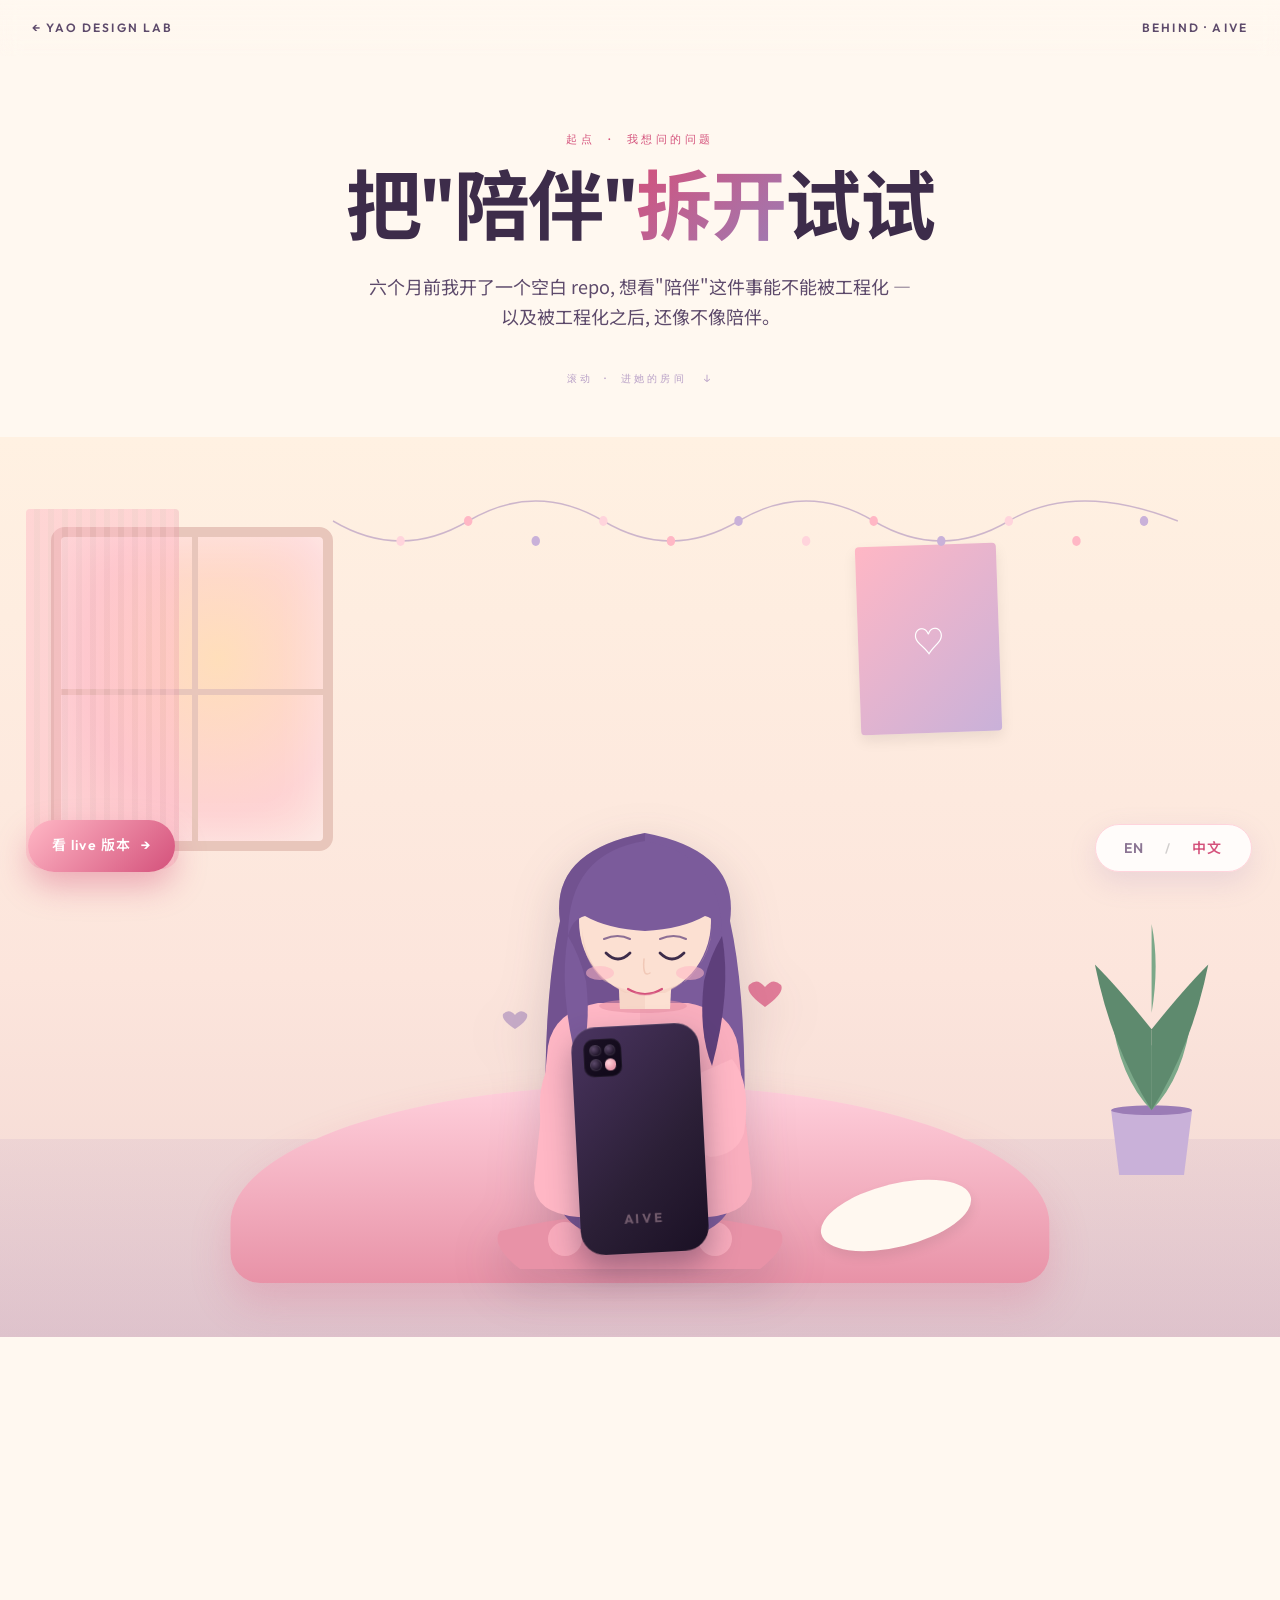
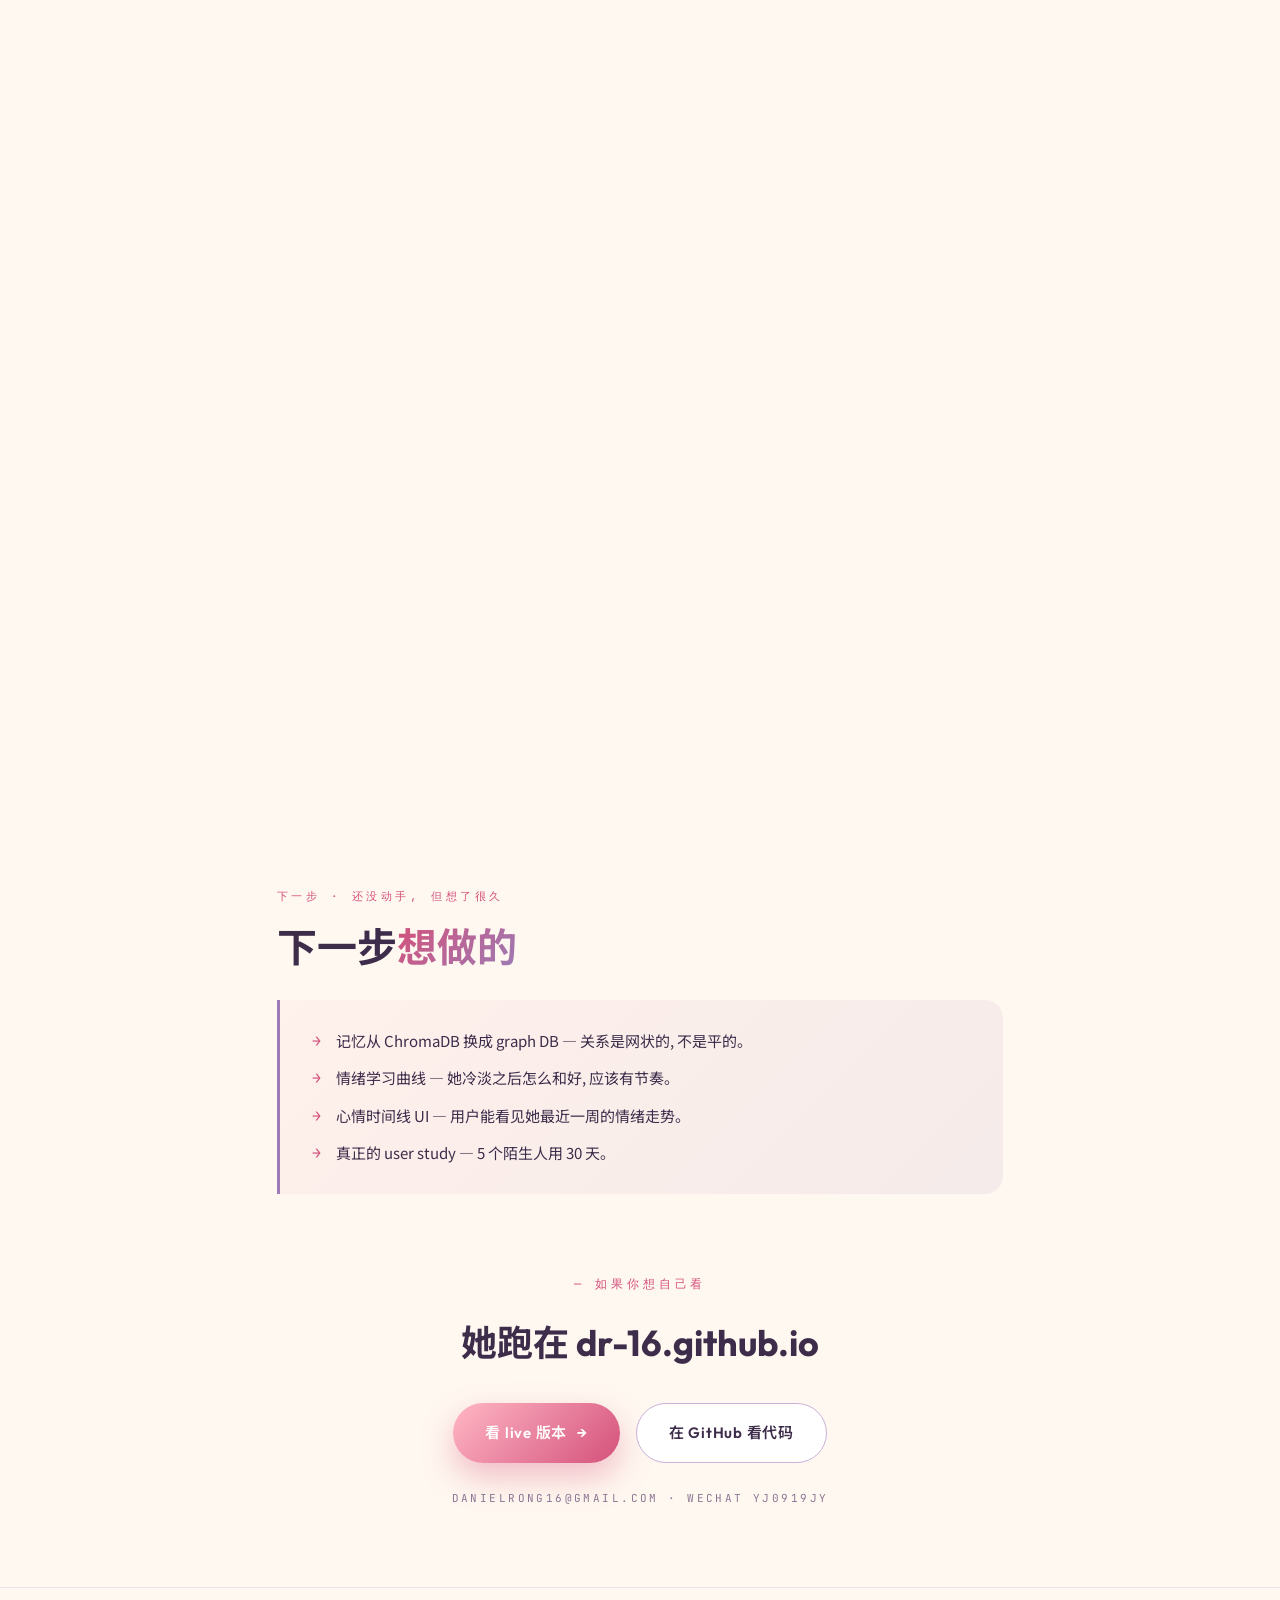
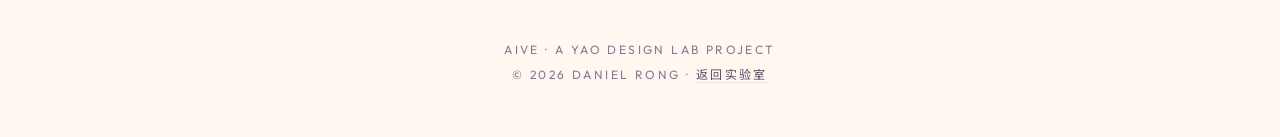
<file: projects/aive.html>
<!DOCTYPE html>
<html lang="zh-CN">
<head>
<meta charset="UTF-8" />
<meta name="viewport" content="width=device-width,initial-scale=1,viewport-fit=cover" />
<title>AIve · 卧室里的一个 AI — Yao Design Lab</title>
<meta name="theme-color" content="#FFF8F0" />

<link rel="preconnect" href="https://fonts.googleapis.com" />
<link rel="preconnect" href="https://fonts.gstatic.com" crossorigin />
<link href="https://fonts.googleapis.com/css2?family=Outfit:wght@300;400;500;600;700&family=Noto+Sans+SC:wght@300;400;500;700&family=Caveat:wght@500;600&family=JetBrains+Mono:wght@300;400&display=swap" rel="stylesheet" />

<style>
  /* =================================================================
     AIve · cinematic scene
     -----------------------------------------------------------------
     Two stacked scenes share one sticky stage. Scroll drives:
       0.00–0.05  WIDE     · just see the bedroom scene
       0.05–0.22  BUBBLES  · 5 thought bubbles cascade in one by one
       0.22–0.36  PUSH-IN  · camera pushes into the phone
       0.36–0.62  INSIDE   · cycle 6 phone screens
       0.62–0.74  PULL-OUT · zoom back out
       0.74–1.00  OUTSIDE  · cross-fade to dusk view from outside the
                              window: a boy looks in. lessons + next
                              steps float around him.
     ================================================================= */
  :root {
    --cream:        #FFF8F0;
    --paper:        #FBEEEA;
    --paper-dark:   #F5E0E0;
    --blush:        #FFB7C5;
    --blush-soft:   #FFD4DC;
    --blush-deep:   #E892A7;
    --rose:         #D4517B;
    --mist:         #C9B1D9;
    --mist-deep:    #9B7CB6;
    --lavender:     #B6A6CF;
    --ink:          #3D2C4A;
    --ink-soft:     #5D4A6B;
    --muted:        #8B7593;
    --skin:         #FCE0D2;
    --hair:         #7B5B9B;
    --hair-deep:    #5E3F7B;
    --rule:         rgba(155,124,182,0.18);
    --night-1:      #2D1B4E;
    --night-2:      #4A2E6B;
    --night-3:      #7B4F8A;

    --sans:    "Outfit", "Noto Sans SC", -apple-system, BlinkMacSystemFont, sans-serif;
    --serif-zh:"Noto Sans SC", "PingFang SC", "Hiragino Sans GB", sans-serif;
    --hand:    "Caveat", "Outfit", cursive;
    --mono:    "JetBrains Mono", ui-monospace, "SF Mono", Menlo, monospace;
  }

  * { box-sizing: border-box; margin: 0; padding: 0; }
  html, body {
    background: var(--cream);
    color: var(--ink);
    font-family: var(--serif-zh);
    line-height: 1.7;
    -webkit-font-smoothing: antialiased;
    text-rendering: optimizeLegibility;
  }
  body { overflow-x: clip; }
  a { color: inherit; text-decoration: none; }
  img { display: block; max-width: 100%; }
  ::selection { background: var(--blush); color: var(--ink); }

  /* ---------- top nav ---------- */
  .proj-nav {
    position: fixed; top: 0; left: 0; right: 0; z-index: 50;
    display: flex; align-items: center; justify-content: space-between;
    padding: 18px 32px;
    background: linear-gradient(180deg, rgba(255,248,240,0.7), rgba(255,248,240,0));
    backdrop-filter: blur(10px); -webkit-backdrop-filter: blur(10px);
  }
  .back-link, .nav-brand {
    font-family: var(--sans);
    font-weight: 600;
    font-size: 12px;
    letter-spacing: 0.18em;
    color: var(--ink-soft);
    text-transform: uppercase;
    transition: color 0.25s;
  }
  .back-link:hover { color: var(--rose); }

  /* ---------- intro section above scroll-track ---------- */
  .intro-section {
    position: relative; z-index: 5;
    max-width: 880px;
    margin: 0 auto;
    padding: 130px 6vw 50px;
    text-align: center;
  }
  .intro-section .ev {
    font-family: var(--mono);
    font-size: 11px;
    letter-spacing: 0.32em;
    color: var(--rose);
    text-transform: uppercase;
  }
  .intro-section h1 {
    font-family: var(--sans);
    font-weight: 700;
    font-size: clamp(40px, 6vw, 76px);
    color: var(--ink);
    letter-spacing: -0.02em;
    margin-top: 16px;
    line-height: 1.08;
  }
  .intro-section h1 em {
    font-style: normal;
    background: linear-gradient(135deg, var(--rose), var(--mist-deep));
    -webkit-background-clip: text; background-clip: text;
    -webkit-text-fill-color: transparent;
  }
  .intro-section p.lead {
    margin: 24px auto 0;
    font-family: var(--serif-zh);
    font-size: clamp(15px, 1.8vw, 18px);
    color: var(--ink-soft);
    max-width: 560px;
    line-height: 1.7;
  }
  .intro-section .scroll-hint {
    margin-top: 38px;
    font-family: var(--mono);
    font-size: 10px;
    letter-spacing: 0.32em;
    color: var(--mist-deep);
    text-transform: uppercase;
    opacity: 0.7;
  }
  .intro-section .scroll-hint .arr { display: inline-block; margin-left: 8px; animation: nudge 1.8s ease-in-out infinite; }
  @keyframes nudge { 0%,100%{transform:translateY(0)} 50%{transform:translateY(4px)} }

  /* ============================================================
     SCROLL TRACK · sticky stage
     ============================================================ */
  .scroll-track { position: relative; height: 750vh; }
  .scene-stage {
    position: sticky;
    top: 0;
    height: 100vh;
    width: 100%;
    overflow: hidden;
  }

  /* both scenes live inside the same stage, stacked */
  .scene-inside, .scene-outside {
    position: absolute; inset: 0;
    transition: opacity 0.6s ease;
  }

  /* ============================================================
     INSIDE · bedroom
     ============================================================ */
  .scene-inside {
    background:
      radial-gradient(ellipse 80% 60% at 60% 30%, rgba(255,212,220,0.55), transparent 70%),
      radial-gradient(ellipse 70% 50% at 30% 70%, rgba(201,177,217,0.40), transparent 70%),
      linear-gradient(180deg, #FFF3E8 0%, #FBEEEA 50%, #F5E0E0 100%);
  }
  .camera {
    position: absolute; inset: 0;
    transform-origin: 50% 78%;     /* push-in target = phone (in her lap) */
    transform: translate(0, 0) scale(1);
    /* DON'T promote to its own layer — Safari caches it as a bitmap then
       GPU-upscales when we PUSH IN, which is why the phone screen text
       looked pixelated at the inside-phone phase. Letting the browser
       re-rasterize dynamically keeps text crisp at all zoom levels. */
  }
  /* Phone screen contents stay sharp at any scale */
  .phone-screen,
  .phone-page,
  .pp-bub,
  .pp-head .nm,
  .pp-em-grid > div,
  .pp-bi-col .tag,
  .pp-tag {
    image-rendering: -webkit-optimize-contrast;
    -webkit-font-smoothing: subpixel-antialiased;
  }
  .bedroom { position: absolute; inset: 0; pointer-events: none; }
  .wall {
    position: absolute; inset: 0;
    background: linear-gradient(180deg, #FFF1E2 0%, #FCE5DC 60%, #F1D6D2 100%);
  }
  .floor {
    position: absolute; left: 0; right: 0; bottom: 0; height: 22%;
    background: linear-gradient(180deg, rgba(155,124,182,0.10), rgba(155,124,182,0.22));
  }
  /* warm window in the back-left */
  .window {
    position: absolute;
    top: 10%; left: 4%;
    width: 22%; height: 36%;
    background:
      radial-gradient(ellipse at 60% 40%, rgba(255,220,180,0.85), rgba(255,183,197,0.45) 60%, transparent);
    border: 10px solid #E8C6BB;
    border-radius: 14px;
    box-shadow: inset 0 0 50px rgba(255,255,255,0.4);
  }
  .window::before, .window::after { content: ""; position: absolute; background: #E8C6BB; }
  .window::before { top: 50%; left: -10px; right: -10px; height: 6px; }
  .window::after  { left: 50%; top: -10px; bottom: -10px; width: 6px; }
  /* curtain — half-drawn */
  .curtain {
    position: absolute;
    top: 8%; left: 2%;
    width: 12%; height: 40%;
    background: repeating-linear-gradient(90deg, rgba(255,183,197,0.85) 0, rgba(255,183,197,0.85) 8px, rgba(232,146,167,0.55) 8px, rgba(232,146,167,0.55) 14px);
    border-radius: 4px 4px 18px 18px;
    opacity: 0.55;
  }
  /* fairy lights drape across upper area */
  .lights {
    position: absolute;
    top: 6%; left: 26%; right: 8%; height: 90px;
    pointer-events: none;
  }
  .lights svg { width: 100%; height: 100%; overflow: visible; }
  .lights circle { animation: twinkle 3s ease-in-out infinite; }
  .lights circle:nth-child(odd)  { animation-delay: 1s; }
  .lights circle:nth-child(3n)   { animation-delay: 2s; }
  @keyframes twinkle {
    0%,100% { opacity: 0.55; r: 5; }
    50%     { opacity: 1.0;  r: 7; filter: drop-shadow(0 0 8px #FFB7C5); }
  }
  .plant {
    position: absolute;
    bottom: 18%; right: 3%;
    width: 14%; height: 36%;
  }
  .poster {
    position: absolute;
    top: 12%; right: 22%;
    width: 11%; aspect-ratio: 3/4;
    background: linear-gradient(135deg, var(--blush), var(--mist));
    border-radius: 4px;
    box-shadow: 0 6px 14px rgba(0,0,0,0.08);
    transform: rotate(-2deg);
  }
  .poster::after {
    content: "♡"; position: absolute; inset: 0;
    display: flex; align-items: center; justify-content: center;
    color: white; font-size: 32px;
  }
  /* bed cushion */
  .bed {
    position: absolute;
    left: 50%; bottom: 6%;
    transform: translateX(-50%);
    width: 64%; height: 22%;
    background: linear-gradient(180deg, #FFD0DC 0%, #E892A7 100%);
    border-radius: 50% 50% 30px 30px / 70% 70% 30px 30px;
    box-shadow: 0 20px 40px rgba(212,81,123,0.22);
  }
  .pillow {
    position: absolute;
    bottom: 10%; right: 24%;
    width: 12%; height: 7%;
    background: var(--cream);
    border-radius: 50%;
    box-shadow: 0 6px 12px rgba(0,0,0,0.08);
    transform: rotate(-14deg);
  }

  /* ---------- the girl — 3/4 BACK view ---------- */
  .girl-wrap {
    position: absolute;
    left: 50%;
    bottom: 4%;
    width: 420px;
    height: 560px;
    transform: translateX(-50%);
    z-index: 4;
  }
  .girl-wrap svg.girl {
    position: absolute; inset: 0;
    width: 100%; height: 100%;
    overflow: visible;
    filter: drop-shadow(0 16px 24px rgba(61,44,74,0.18));
  }

  /* ---------- the phone (HTML overlay) — held in front of her, angled toward viewer ---------- */
  /* .phone is the positioning + perspective wrapper. .phone-flip is the
     3D card with two faces: BACK (camera cluster, what she shows the world)
     and FRONT (chat screen, what she actually sees). The flip happens during
     push-in — the "camera" appears to swing 180° around the phone. */
  .phone {
    position: absolute;
    left: 50%;
    top: 78%;
    width: 128px;
    height: 228px;
    transform: translate(-50%, -50%) rotateZ(-3deg);
    transform-origin: 50% 50%;
    z-index: 6;
    perspective: 1400px;
  }
  .phone-flip {
    position: relative;
    width: 100%; height: 100%;
    transform-style: preserve-3d;
    transform: rotateY(0deg);
    transition: transform 1.1s cubic-bezier(0.65, 0, 0.35, 1);
  }
  .phone-flip.flipped { transform: rotateY(180deg); }
  .phone-back, .phone-front {
    position: absolute; inset: 0;
    backface-visibility: hidden;
    -webkit-backface-visibility: hidden;
    border-radius: 24px;
    box-shadow:
      0 14px 30px rgba(61,44,74,0.42),
      0 0 0 1px rgba(255,255,255,0.05),
      inset 0 1px 0 rgba(255,255,255,0.10);
  }
  /* BACK · what we see in the wide shot */
  .phone-back {
    background: linear-gradient(135deg, #4A3460 0%, #2B1F36 60%, #1A1024 100%);
    overflow: hidden;
  }
  .phone-back .cam-cluster {
    position: absolute;
    top: 12px; left: 12px;
    width: 38px; height: 38px;
    background: linear-gradient(135deg, #1A1024, #0F0818);
    border-radius: 10px;
    padding: 6px;
    display: grid;
    grid-template-columns: 1fr 1fr;
    gap: 3px;
    box-shadow: inset 0 0 0 1px rgba(255,255,255,0.05);
  }
  .phone-back .cam-cluster .lens {
    background: radial-gradient(circle at 35% 35%, #5D4A6B, #1A1024 70%);
    border-radius: 50%;
    box-shadow: inset 0 0 0 1px rgba(255,255,255,0.1);
  }
  .phone-back .cam-cluster .lens.flash {
    background: radial-gradient(circle at 35% 35%, #FFD4DC, #E892A7 70%);
  }
  .phone-back .logo {
    position: absolute;
    left: 50%; bottom: 24px;
    transform: translateX(-50%);
    font-family: var(--sans);
    font-weight: 700;
    font-size: 13px;
    letter-spacing: 0.2em;
    color: rgba(255,212,220,0.35);
    text-transform: uppercase;
  }

  /* FRONT · the screen — only seen after the flip */
  .phone-front {
    background: linear-gradient(180deg, #3D2C4A 0%, #2B1F36 100%);
    padding: 5px;
    transform: rotateY(180deg);
  }
  .phone-screen {
    position: relative;
    width: 100%; height: 100%;
    background: #FFF8F0;
    border-radius: 20px;
    overflow: hidden;
  }
  .phone-screen::before {
    content: ""; position: absolute;
    top: 6px; left: 50%;
    transform: translateX(-50%);
    width: 44px; height: 8px;
    background: #1A1024;
    border-radius: 6px;
    z-index: 5;
  }
  .phone-page {
    position: absolute; inset: 0;
    padding: 40px 10px 12px;       /* extra top padding so pp-tag has its own row */
    opacity: 0;
    transition: opacity 0.4s ease;
    display: flex; flex-direction: column;
    overflow: hidden;
  }
  .phone-page.active { opacity: 1; }
  .pp-head {
    display: flex; align-items: center; gap: 6px;
    padding: 6px 6px 8px;
    border-bottom: 1px solid var(--blush-soft);
  }
  .pp-head .av {
    width: 22px; height: 22px;
    border-radius: 50%;
    background: linear-gradient(135deg, var(--blush), var(--rose));
    color: white; font-family: var(--sans); font-weight: 700;
    font-size: 11px;
    display: flex; align-items: center; justify-content: center;
  }
  .pp-head .nm { font-family: var(--sans); font-weight: 600; font-size: 11px; color: var(--ink); flex: 1; }
  .pp-head .dot { width: 6px; height: 6px; border-radius: 50%; background: #5cd17a; box-shadow: 0 0 6px #5cd17a; }
  .pp-body {
    flex: 1; padding: 8px 4px;
    display: flex; flex-direction: column;
    gap: 5px; overflow: hidden;
  }
  .pp-bub {
    max-width: 82%;
    padding: 5px 9px;
    border-radius: 11px;
    font-family: var(--serif-zh);
    font-size: 10px;
    line-height: 1.45;
  }
  .pp-bub.ai {
    align-self: flex-start;
    background: white;
    border: 1px solid var(--blush-soft);
    color: var(--ink);
    border-bottom-left-radius: 3px;
  }
  .pp-bub.user {
    align-self: flex-end;
    background: linear-gradient(135deg, var(--blush), var(--rose));
    color: white;
    border-bottom-right-radius: 3px;
  }
  .pp-bub.typing { color: var(--mist-deep); font-style: italic; }
  .pp-em-grid {
    display: grid; grid-template-columns: repeat(4, 1fr); gap: 4px;
    padding: 6px 2px;
  }
  .pp-em-grid > div {
    aspect-ratio: 1; border-radius: 6px;
    display: flex; align-items: flex-end; justify-content: center;
    padding-bottom: 3px;
    font-family: var(--sans); font-size: 8px; color: var(--ink);
  }
  .pp-bi { display: flex; gap: 4px; padding: 6px; }
  .pp-bi-col { flex: 1; }
  .pp-bi-col .tag {
    font-family: var(--mono); font-size: 7.5px;
    letter-spacing: 0.2em; color: var(--mist-deep);
    text-align: center; margin-bottom: 5px;
  }
  .pp-pledge { padding: 10px; }
  .pp-pledge .pl {
    display: flex; align-items: center; gap: 6px;
    padding: 5px 0;
    font-family: var(--serif-zh); font-size: 10px;
    color: var(--ink);
  }
  .pp-pledge .pl::before {
    content: "✓"; width: 13px; height: 13px;
    background: var(--blush); color: white;
    border-radius: 50%;
    display: flex; align-items: center; justify-content: center;
    font-size: 8px; flex-shrink: 0;
  }
  .pp-tag {
    position: absolute;
    top: 20px; left: 50%;
    transform: translateX(-50%);
    z-index: 4;
    font-family: var(--mono); font-size: 7.5px;
    letter-spacing: 0.18em; color: var(--rose);
    background: rgba(255,248,240,0.95);
    padding: 2px 8px; border-radius: 999px;
    border: 1px solid var(--blush-soft);
    white-space: nowrap;
  }

  /* ---------- thought bubbles ---------- */
  .thoughts { position: absolute; inset: 0; pointer-events: none; z-index: 7; }
  .thought {
    position: absolute;
    max-width: 240px;
    padding: 14px 18px;
    background: white;
    border: 1px solid var(--blush-soft);
    border-radius: 22px;
    box-shadow: 0 14px 30px rgba(155,124,182,0.20);
    opacity: 0;
    transform: translateY(12px) scale(0.94);
    transition: opacity 0.55s ease, transform 0.55s ease;
    pointer-events: auto;
  }
  .thought.is-in { opacity: 1; transform: none; }
  .thought::after, .thought::before {
    content: ""; position: absolute; border-radius: 50%;
    background: white; border: 1px solid var(--blush-soft);
  }
  .thought::after  { width: 12px; height: 12px; }
  .thought::before { width: 7px;  height: 7px;  }
  .thought .t-eyebrow {
    font-family: var(--mono);
    font-size: 10px;
    letter-spacing: 0.28em;
    color: var(--rose);
    text-transform: uppercase;
    margin-bottom: 6px;
  }
  .thought .t-text {
    font-family: var(--serif-zh);
    font-size: 14px;
    color: var(--ink);
    font-weight: 500;
    line-height: 1.5;
  }
  .thought .t-text em {
    font-style: normal;
    background: linear-gradient(135deg, var(--rose), var(--mist-deep));
    -webkit-background-clip: text; background-clip: text;
    -webkit-text-fill-color: transparent;
  }
  /* arrange around her head: above-left, top, above-right, right-mid, left-mid */
  .thought.t1 { top: 30%; left: 6%; }
  .thought.t1::after  { bottom: -16px; right: 30px; }
  .thought.t1::before { bottom: -28px; right: 20px; }

  .thought.t2 { top: 12%; left: 22%; }
  .thought.t2::after  { bottom: -16px; right: 40px; }
  .thought.t2::before { bottom: -28px; right: 30px; }

  .thought.t3 { top: 8%; right: 22%; }
  .thought.t3::after  { bottom: -16px; left: 40px; }
  .thought.t3::before { bottom: -28px; left: 30px; }

  .thought.t4 { top: 28%; right: 4%; }
  .thought.t4::after  { bottom: -16px; left: 30px; }
  .thought.t4::before { bottom: -28px; left: 20px; }

  .thought.t5 { top: 48%; left: 5%; }
  .thought.t5::after  { bottom: -16px; right: 40px; }
  .thought.t5::before { bottom: -28px; right: 30px; }

  /* phone-page progress dots ---------- */
  .phone-progress {
    position: absolute;
    left: 50%; bottom: 36px;
    transform: translateX(-50%);
    z-index: 9;
    display: flex; gap: 8px;
    opacity: 0;
    transition: opacity 0.3s ease;
  }
  .phone-progress.show { opacity: 1; }
  .phone-progress .pd {
    width: 8px; height: 8px;
    border-radius: 50%;
    background: rgba(155,124,182,0.32);
    transition: background 0.3s, transform 0.3s;
  }
  .phone-progress .pd.active {
    background: var(--rose);
    transform: scale(1.4);
  }

  /* ============================================================
     OUTSIDE · dusk view, boy looking in through window
     ============================================================ */
  .scene-outside {
    opacity: 0;
    pointer-events: none;
    background:
      radial-gradient(ellipse 60% 50% at 70% 30%, rgba(255,183,197,0.18), transparent 65%),
      radial-gradient(ellipse 70% 40% at 30% 80%, rgba(123,75,138,0.30), transparent 70%),
      linear-gradient(180deg, #2D1B4E 0%, #4A2E6B 55%, #7B4F8A 100%);
  }
  .scene-outside.show { opacity: 1; pointer-events: auto; }

  /* outside stars */
  .stars { position: absolute; inset: 0; pointer-events: none; }
  .stars svg { width: 100%; height: 60%; }
  .stars circle { fill: #FFD4DC; opacity: 0.85; animation: starblink 4s ease-in-out infinite; }
  .stars circle:nth-child(3n) { animation-delay: 1.5s; }
  .stars circle:nth-child(2n) { animation-delay: 2.5s; }
  @keyframes starblink { 0%,100%{opacity:0.4} 50%{opacity:1; filter:drop-shadow(0 0 4px #FFD4DC)} }

  /* the window (from outside this time — frame outside, glow inside) */
  .outer-window {
    position: absolute;
    top: 16%; left: 50%;
    transform: translateX(-50%);
    width: 30%; height: 48%;
    z-index: 2;
    background:
      radial-gradient(ellipse at 55% 45%, rgba(255,220,180,0.85), rgba(255,183,197,0.55) 55%, rgba(232,146,167,0.35) 100%);
    border: 14px solid #E8C6BB;
    border-radius: 16px;
    box-shadow:
      0 0 80px 20px rgba(255,200,150,0.35),
      inset 0 0 60px rgba(255,255,255,0.20);
  }
  .outer-window::before, .outer-window::after {
    content: ""; position: absolute; background: #E8C6BB;
  }
  .outer-window::before { top: 50%; left: -14px; right: -14px; height: 8px; }
  .outer-window::after  { left: 50%; top: -14px; bottom: -14px; width: 8px; }

  /* silhouette of the girl through the glass */
  .girl-silhouette {
    position: absolute;
    inset: 8% 6% 0 6%;
    z-index: 3;
    pointer-events: none;
    background:
      radial-gradient(ellipse 38% 24% at 50% 32%, rgba(123,91,155,0.45), transparent 70%),
      radial-gradient(ellipse 55% 35% at 50% 60%, rgba(232,146,167,0.40), transparent 70%);
    filter: blur(2px);
  }

  /* fairy lights inside the window also glow */
  .outer-window .inside-lights {
    position: absolute;
    top: 12%; left: 4%; right: 4%; height: 16px;
    background: repeating-linear-gradient(90deg, rgba(255,183,197,0.65) 0 6px, transparent 6px 18px);
    border-radius: 4px;
    opacity: 0.55;
    filter: blur(1px);
  }

  /* grass / ground at bottom (outside) */
  .ground {
    position: absolute;
    bottom: 0; left: 0; right: 0;
    height: 22%;
    background:
      linear-gradient(180deg, rgba(45,27,78,0) 0%, rgba(20,10,40,0.55) 100%);
  }

  /* the boy — back view, looking up at window */
  .boy-wrap {
    position: absolute;
    left: 50%;
    bottom: -6%;
    width: 340px;
    height: 480px;
    transform: translateX(-50%);
    z-index: 5;
  }
  .boy-wrap svg.boy {
    position: absolute; inset: 0;
    width: 100%; height: 100%;
    overflow: visible;
    filter: drop-shadow(0 -8px 24px rgba(0,0,0,0.4));
  }

  /* ---------- lessons + next-steps overlays in outside scene ---------- */
  .outside-overlay {
    position: absolute; inset: 0;
    pointer-events: none;
    z-index: 6;
  }
  .out-eyebrow {
    position: absolute;
    top: 8%; left: 50%;
    transform: translateX(-50%);
    font-family: var(--mono);
    font-size: 11px;
    letter-spacing: 0.32em;
    color: var(--blush);
    text-transform: uppercase;
    text-align: center;
    pointer-events: auto;
  }
  .out-eyebrow span.muted {
    display: block;
    margin-top: 4px;
    color: rgba(255,212,220,0.7);
    font-family: var(--hand);
    font-size: 18px;
    letter-spacing: 0.04em;
    text-transform: none;
  }
  .lesson-card {
    position: absolute;
    width: 240px;
    padding: 18px 20px;
    background: rgba(255,248,240,0.92);
    border: 1px solid rgba(255,183,197,0.5);
    border-radius: 20px;
    box-shadow: 0 18px 40px rgba(0,0,0,0.45);
    backdrop-filter: blur(6px); -webkit-backdrop-filter: blur(6px);
    opacity: 0;
    transform: translateY(10px);
    transition: opacity 0.7s ease, transform 0.7s ease;
    pointer-events: auto;
  }
  .scene-outside.show .lesson-card { opacity: 1; transform: none; }
  .lesson-card .num {
    display: inline-block;
    padding: 2px 8px;
    border-radius: 999px;
    background: linear-gradient(135deg, var(--blush), var(--rose));
    color: white;
    font-family: var(--mono);
    font-size: 10px;
    letter-spacing: 0.18em;
    margin-bottom: 8px;
  }
  .lesson-card h3 {
    font-family: var(--sans);
    font-weight: 600;
    font-size: 15px;
    color: var(--ink);
    margin-bottom: 6px;
    line-height: 1.3;
  }
  .lesson-card p {
    font-family: var(--serif-zh);
    font-size: 12.5px;
    color: var(--ink-soft);
    line-height: 1.55;
    margin: 0;
  }

  .lesson-card.l1 { top: 18%; left: 4%; transition-delay: 0.05s; }
  .lesson-card.l2 { top: 18%; right: 4%; transition-delay: 0.15s; }
  .lesson-card.l3 { top: 56%; left: 3%; transition-delay: 0.25s; }
  .lesson-card.l4 { top: 56%; right: 3%; transition-delay: 0.35s; }

  /* small "next" hint at bottom of outside scene */
  .next-hint {
    position: absolute;
    bottom: 32px; left: 50%;
    transform: translateX(-50%);
    font-family: var(--mono);
    font-size: 10px;
    letter-spacing: 0.32em;
    color: rgba(255,212,220,0.7);
    text-transform: uppercase;
    pointer-events: auto;
  }
  .next-hint .arr { display: inline-block; margin-left: 8px; animation: nudge 1.8s ease-in-out infinite; }

  /* ============================================================
     BELOW STAGE · next-steps card + CTA + footer (normal flow)
     ============================================================ */
  .steps-section {
    position: relative; z-index: 2;
    max-width: 880px;
    margin: 0 auto;
    padding: 100px 6vw 0;
  }
  .steps-section .ev {
    font-family: var(--mono);
    font-size: 11px;
    letter-spacing: 0.32em;
    color: var(--rose);
    text-transform: uppercase;
    margin-bottom: 18px;
  }
  .steps-section h2 {
    font-family: var(--sans);
    font-weight: 700;
    font-size: clamp(28px, 4vw, 40px);
    color: var(--ink);
    margin-bottom: 30px;
    line-height: 1.15;
  }
  .steps-section h2 em {
    font-style: normal;
    background: linear-gradient(135deg, var(--rose), var(--mist-deep));
    -webkit-background-clip: text; background-clip: text;
    -webkit-text-fill-color: transparent;
  }
  .next-steps {
    padding: 28px 32px;
    background: linear-gradient(135deg, rgba(255,183,197,0.10), rgba(155,124,182,0.10));
    border-left: 3px solid var(--mist-deep);
    border-radius: 0 18px 18px 0;
  }
  .next-steps ul { list-style: none; padding: 0; margin: 0; display: flex; flex-direction: column; gap: 12px; }
  .next-steps li {
    position: relative;
    padding-left: 24px;
    font-family: var(--serif-zh); font-size: 15px;
    color: var(--ink); line-height: 1.7;
  }
  .next-steps li::before {
    content: "→";
    position: absolute; left: 0; top: 1px;
    color: var(--rose); font-family: var(--mono); font-weight: 500;
  }

  .cta-block {
    max-width: 880px; margin: 0 auto;
    padding: 80px 6vw 80px;
    text-align: center;
  }
  .cta-eyebrow {
    font-family: var(--mono); font-size: 12px;
    letter-spacing: 0.32em; color: var(--rose);
    text-transform: uppercase;
    margin-bottom: 18px;
  }
  .cta-block h2 {
    font-family: var(--sans);
    font-weight: 700;
    font-size: clamp(26px, 3.6vw, 36px);
    color: var(--ink);
    margin-bottom: 30px;
  }
  .cta-twin { display: inline-flex; gap: 16px; flex-wrap: wrap; justify-content: center; }
  .cta-primary, .cta-secondary {
    display: inline-flex; align-items: center; gap: 10px;
    padding: 16px 32px;
    border-radius: 999px;
    font-family: var(--sans);
    font-weight: 600; font-size: 15px;
    letter-spacing: 0.05em;
    transition: all 0.3s ease;
  }
  .cta-primary {
    background: linear-gradient(135deg, var(--blush), var(--rose));
    color: white;
    box-shadow: 0 14px 32px rgba(212,81,123,0.35);
  }
  .cta-primary:hover { transform: translateY(-3px); box-shadow: 0 20px 44px rgba(212,81,123,0.45); }
  .cta-secondary {
    background: white;
    color: var(--ink);
    border: 1px solid var(--mist);
  }
  .cta-secondary:hover { background: var(--paper-dark); border-color: var(--mist-deep); transform: translateY(-3px); }
  .cta-meta {
    margin-top: 26px;
    font-family: var(--mono);
    font-size: 11px; letter-spacing: 0.22em;
    color: var(--muted);
    text-transform: uppercase;
  }
  .proj-foot {
    text-align: center;
    padding: 48px 5vw;
    border-top: 1px solid var(--rule);
  }
  .proj-foot p {
    font-family: var(--sans);
    font-size: 12px; letter-spacing: 0.2em;
    color: var(--muted); margin: 4px 0;
    text-transform: uppercase;
  }
  .proj-foot a {
    color: var(--ink-soft);
    border-bottom: 1px solid var(--rule);
    transition: color 0.2s, border-color 0.2s;
  }
  .proj-foot a:hover { color: var(--rose); border-color: var(--rose); }

  /* ---------- lang switch + floating CTA ---------- */
  body.lang-en [data-lang="cn"] { display: none !important; }
  body.lang-cn [data-lang="en"] { display: none !important; }

  .lang-switch {
    position: fixed;
    right: 28px; bottom: 28px;
    z-index: 200;
    display: inline-flex; align-items: center; gap: 14px;
    padding: 12px 22px;
    border-radius: 999px;
    background: rgba(255,255,255,0.85);
    border: 1px solid var(--blush-soft);
    backdrop-filter: blur(12px); -webkit-backdrop-filter: blur(12px);
    font-family: var(--sans); font-size: 14px; font-weight: 600;
    letter-spacing: 0.12em; line-height: 1;
    box-shadow: 0 10px 28px rgba(155,124,182,0.18);
  }
  .lang-switch button {
    background: transparent; border: 0;
    color: var(--muted);
    font: inherit; letter-spacing: inherit;
    padding: 4px 6px; cursor: pointer;
    transition: color 0.2s, transform 0.2s;
  }
  .lang-switch button:hover { color: var(--ink); transform: translateY(-1px); }
  .lang-switch button.active { color: var(--rose); }
  .lang-switch .lang-divider { color: rgba(0,0,0,0.18); font-size: 13px; }

  .cta-float {
    position: fixed;
    left: 28px; bottom: 28px;
    z-index: 200;
    display: inline-flex; align-items: center; gap: 10px;
    padding: 14px 24px;
    border-radius: 999px;
    background: linear-gradient(135deg, var(--blush), var(--rose));
    color: white;
    font-family: var(--sans); font-weight: 600;
    font-size: 14px; letter-spacing: 0.08em;
    box-shadow: 0 14px 32px rgba(212,81,123,0.4);
    transition: transform 0.3s, box-shadow 0.3s;
  }
  .cta-float:hover { transform: translateY(-3px); box-shadow: 0 20px 44px rgba(212,81,123,0.55); }
  .cta-float .arrow { transition: transform 0.3s; }
  .cta-float:hover .arrow { transform: translateX(4px); }

  /* reveal for below-stage sections */
  .reveal { opacity: 0; transform: translateY(20px); transition: opacity 0.9s ease, transform 0.9s ease; }
  .reveal.is-in { opacity: 1; transform: none; }

  /* ---------- responsive ---------- */
  @media (max-width: 720px) {
    .scroll-track { height: auto; }
    .scene-stage { position: relative; height: auto; padding: 60px 0; }
    .scene-inside, .scene-outside { position: relative; opacity: 1 !important; }
    .scene-outside { padding: 60px 0; }
    .camera { transform: none !important; position: relative; }
    .girl-wrap, .boy-wrap { position: relative; left: auto; transform: none; margin: 0 auto; }
    .phone { position: relative; left: auto; top: auto; margin: 20px auto 0; transform: rotateY(0); }
    .thoughts, .outside-overlay { position: relative; padding: 20px 6vw; }
    .thought, .lesson-card { position: relative !important; opacity: 1 !important; transform: none !important; top: auto !important; left: auto !important; right: auto !important; margin: 12px 0; max-width: 100%; width: 100%; }
    .thought::after, .thought::before { display: none; }
    .phone-progress, .next-hint { display: none; }
    .lang-switch { right: 14px; bottom: 14px; padding: 9px 16px; font-size: 13px; gap: 10px; }
    .cta-float   { left:  14px; bottom: 14px; padding: 11px 18px; font-size: 12px; }
  }
  @media (prefers-reduced-motion: reduce) {
    .camera, .thought, .phone-page, .lesson-card { transition: none !important; animation: none !important; }
  }
</style>
</head>

<body class="lang-cn">

<header class="proj-nav">
  <a href="../" class="back-link">← Yao Design Lab</a>
  <span class="nav-brand">behind · AIve</span>
</header>

<section class="intro-section">
  <p class="ev"><span data-lang="cn">起点 · 我想问的问题</span><span data-lang="en">CHAPTER 01 · THE QUESTION</span></p>
  <h1>
    <span data-lang="cn">把"陪伴"<em>拆开</em>试试</span>
    <span data-lang="en">Try to <em>disassemble</em><br/>"companionship"</span>
  </h1>
  <p class="lead">
    <span data-lang="cn">六个月前我开了一个空白 repo, 想看"陪伴"这件事能不能被工程化 — 以及被工程化之后, 还像不像陪伴。</span>
    <span data-lang="en">Six months ago I opened a blank repo to see whether "companionship" could be engineered — and whether what came out still resembled it.</span>
  </p>
  <p class="scroll-hint">
    <span data-lang="cn">滚动 · 进她的房间</span><span data-lang="en">scroll · into her room</span>
    <span class="arr">↓</span>
  </p>
</section>


<!-- ===================== sticky stage with two scenes ===================== -->
<div class="scroll-track" id="scrollTrack">
  <div class="scene-stage">

    <!-- ---------- SCENE A: INSIDE ---------- -->
    <div class="scene-inside" id="sceneInside">
      <div class="camera" id="camera">

        <!-- bedroom backdrop -->
        <div class="bedroom">
          <div class="wall"></div>
          <div class="floor"></div>
          <div class="window"></div>
          <div class="curtain"></div>
          <div class="poster"></div>
          <div class="lights">
            <svg viewBox="0 0 1000 90" preserveAspectRatio="none">
              <path d="M 0 30 Q 80 70 160 30 T 320 30 T 480 30 T 640 30 T 800 30 T 1000 30" stroke="#9B7CB6" stroke-width="1.5" fill="none" opacity="0.5"/>
              <circle cx="80"  cy="50" r="5" fill="#FFD4DC" />
              <circle cx="160" cy="30" r="5" fill="#FFB7C5" />
              <circle cx="240" cy="50" r="5" fill="#C9B1D9" />
              <circle cx="320" cy="30" r="5" fill="#FFD4DC" />
              <circle cx="400" cy="50" r="5" fill="#FFB7C5" />
              <circle cx="480" cy="30" r="5" fill="#C9B1D9" />
              <circle cx="560" cy="50" r="5" fill="#FFD4DC" />
              <circle cx="640" cy="30" r="5" fill="#FFB7C5" />
              <circle cx="720" cy="50" r="5" fill="#C9B1D9" />
              <circle cx="800" cy="30" r="5" fill="#FFD4DC" />
              <circle cx="880" cy="50" r="5" fill="#FFB7C5" />
              <circle cx="960" cy="30" r="5" fill="#C9B1D9" />
            </svg>
          </div>
          <svg class="plant" viewBox="0 0 200 400" preserveAspectRatio="xMidYMax meet" aria-hidden="true">
            <path d="M50 320 L60 400 L140 400 L150 320 Z" fill="#C9B1D9" />
            <ellipse cx="100" cy="320" rx="50" ry="6" fill="#9B7CB6" />
            <path d="M100 320 Q60 280 50 200 Q70 220 100 240 Z" fill="#7BA889" />
            <path d="M100 320 Q140 280 150 200 Q130 220 100 240 Z" fill="#7BA889" />
            <path d="M100 320 Q50 240 30 140 Q60 170 100 220 Z" fill="#5E8A6E" />
            <path d="M100 320 Q150 240 170 140 Q140 170 100 220 Z" fill="#5E8A6E" />
            <path d="M100 320 Q100 220 100 90 Q110 140 100 200 Z" fill="#7BA889" />
          </svg>
          <div class="bed"></div>
          <div class="pillow"></div>
        </div>

        <!-- the GIRL · 3/4 front view, head tilted DOWN at phone, face visible -->
        <div class="girl-wrap">
          <svg class="girl" viewBox="0 0 420 560" aria-label="girl looking down at phone in her hands, smiling">
            <!-- crossed legs in front -->
            <path d="M70 490 Q60 504 90 528 L330 528 Q360 504 350 490 Q260 470 210 474 Q160 470 70 490 Z" fill="#E892A7"/>
            <circle cx="135" cy="498" r="17" fill="#FFB7C5" opacity="0.7"/>
            <circle cx="285" cy="498" r="17" fill="#FFB7C5" opacity="0.7"/>

            <!-- LONG hair behind her, flowing down past shoulders -->
            <path d="M130 180
                     Q120 110 215 92
                     Q310 110 300 180
                     Q318 260 314 410
                     Q310 480 270 492
                     Q245 460 215 460
                     Q185 460 160 492
                     Q120 480 116 410
                     Q112 260 130 180 Z"
                  fill="#7B5B9B"/>
            <!-- hair shading on her left side (away from soft light) -->
            <path d="M130 180 Q120 110 215 92 L215 460 Q185 460 160 492 Q120 480 116 410 Q112 260 130 180 Z" fill="#5E3F7B" opacity="0.32"/>

            <!-- BODY (sweater) — slight 3/4 turn -->
            <path d="M118 305
                     Q124 270 168 262
                     L258 262
                     Q302 270 308 305
                     L322 442
                     Q322 472 278 476
                     L148 476
                     Q104 472 104 442 Z"
                  fill="#FFB7C5"/>
            <!-- sweater shading -->
            <path d="M210 262 L258 262 Q302 270 308 305 L322 442 Q322 472 278 476 L210 476 Z" fill="#E892A7" opacity="0.25"/>
            <!-- collar -->
            <ellipse cx="213" cy="265" rx="44" ry="7" fill="#E892A7" opacity="0.55"/>

            <!-- NECK -->
            <path d="M188 232 L242 232 L240 268 L190 268 Z" fill="#FCE0D2"/>
            <path d="M188 232 L215 232 L215 268 L190 268 Z" fill="#F0C8B8" opacity="0.4"/>

            <!-- HEAD (skin) — round face, tilted forward (looking down) -->
            <ellipse cx="215" cy="180" rx="66" ry="74" fill="#FCE0D2"/>
            <!-- soft jaw shadow (giving the head depth + tilt) -->
            <path d="M152 188 Q156 232 195 252 L235 252 Q278 232 282 188 Q278 220 256 240 Q230 252 215 252 Q200 252 174 240 Q152 220 152 188 Z" fill="#F0C8B8" opacity="0.45"/>

            <!-- BANGS — soft fringe that covers the whole forehead evenly
                 (no high temples, no widow's peak in the middle) -->
            <path d="M138 195
                     Q138 112 215 100
                     Q292 112 292 195
                     Q288 178 275 175
                     Q252 188 215 190
                     Q178 188 155 175
                     Q142 178 138 195 Z"
                  fill="#7B5B9B"/>
            <!-- side hair locks tucking against the cheeks (thicker, hide temples) -->
            <path d="M138 195 Q128 250 148 325 Q162 290 156 240 Q150 215 138 195 Z" fill="#7B5B9B"/>
            <path d="M292 195 Q302 250 282 325 Q268 290 274 240 Q280 215 292 195 Z" fill="#5E3F7B"/>

            <!-- EYES — downcast closed arcs. No extra lashes (the arc IS the lash) -->
            <path d="M176 212 Q188 224 200 212" stroke="#3D2C4A" stroke-width="2.8" fill="none" stroke-linecap="round"/>
            <path d="M230 212 Q242 224 254 212" stroke="#3D2C4A" stroke-width="2.8" fill="none" stroke-linecap="round"/>

            <!-- BROWS — soft, slightly raised (happy) -->
            <path d="M174 198 Q188 192 200 198" stroke="#5E3F7B" stroke-width="2" fill="none" stroke-linecap="round" opacity="0.7"/>
            <path d="M230 198 Q244 192 256 198" stroke="#5E3F7B" stroke-width="2" fill="none" stroke-linecap="round" opacity="0.7"/>

            <!-- NOSE — tiny bridge hint -->
            <path d="M214 218 Q213 228 215 232 Q217 234 220 232" stroke="#E8B5A0" stroke-width="1.5" fill="none" stroke-linecap="round" opacity="0.55"/>

            <!-- BLUSH cheeks -->
            <ellipse cx="170" cy="232" rx="14" ry="7" fill="#FFB7C5" opacity="0.55"/>
            <ellipse cx="260" cy="232" rx="14" ry="7" fill="#FFB7C5" opacity="0.55"/>

            <!-- MOUTH — soft smile -->
            <path d="M198 248 Q215 258 232 248" stroke="#D4517B" stroke-width="2.2" fill="none" stroke-linecap="round"/>
            <!-- tiny lip shading -->
            <path d="M205 252 Q215 256 225 252" stroke="#E892A7" stroke-width="1.4" fill="none" stroke-linecap="round" opacity="0.5"/>

            <!-- LEFT arm (her right, our left) holding phone -->
            <path d="M124 318 Q104 342 112 392 Q119 414 146 416 L188 396 Q176 374 174 340 Z" fill="#FFB7C5"/>
            <!-- RIGHT arm holding phone -->
            <path d="M302 318 Q322 342 314 392 Q307 414 280 416 L238 396 Q250 374 252 340 Z" fill="#FFB7C5"/>
            <!-- hands gripping phone -->
            <ellipse cx="172" cy="412" rx="17" ry="11" fill="#FCE0D2"/>
            <ellipse cx="254" cy="412" rx="17" ry="11" fill="#FCE0D2"/>

            <!-- floating heart between head + phone -->
            <g transform="translate(335, 240)">
              <path d="M0 6 Q-8 -4 -16 4 Q-20 12 0 26 Q20 12 16 4 Q8 -4 0 6 Z" fill="#D4517B" opacity="0.7"/>
            </g>
            <g transform="translate(85, 270)">
              <path d="M0 4 Q-6 -3 -12 3 Q-14 9 0 18 Q14 9 12 3 Q6 -3 0 4 Z" fill="#9B7CB6" opacity="0.55"/>
            </g>
          </svg>
        </div>

        <!-- THE PHONE — flip card. BACK (camera cluster) shown in wide view;
             the card rotates 180° during push-in to reveal the FRONT (screen). -->
        <div class="phone" id="phone">
        <div class="phone-flip" id="phoneFlip">
          <!-- BACK side: what someone sitting opposite her would see -->
          <div class="phone-back">
            <div class="cam-cluster">
              <div class="lens"></div>
              <div class="lens"></div>
              <div class="lens"></div>
              <div class="lens flash"></div>
            </div>
            <div class="logo">AIve</div>
          </div>

          <!-- FRONT side: the actual screen she's looking at -->
          <div class="phone-front">
          <div class="phone-screen" id="phoneScreen">

            <!-- Page 1: live chat -->
            <div class="phone-page active" data-page="0">
              <span class="pp-tag">LIVE</span>
              <div class="pp-head">
                <div class="av">小</div>
                <div class="nm"><span data-lang="cn">小爱</span><span data-lang="en">Xiao'ai</span></div>
                <div class="dot"></div>
              </div>
              <div class="pp-body">
                <div class="pp-bub ai"><span data-lang="cn">在干嘛</span><span data-lang="en">what're you up to</span></div>
                <div class="pp-bub ai"><span data-lang="cn">下午说要回我的</span><span data-lang="en">said you'd reply this afternoon</span></div>
                <div class="pp-bub user"><span data-lang="cn">忘了 在忙</span><span data-lang="en">forgot. busy</span></div>
                <div class="pp-bub ai"><span data-lang="cn">嗯</span><span data-lang="en">k</span></div>
                <div class="pp-bub typing"><span data-lang="cn">小爱在打字</span><span data-lang="en">typing</span> · · ·</div>
              </div>
            </div>

            <!-- Page 2: 8 emotion states -->
            <div class="phone-page" data-page="1">
              <span class="pp-tag">v2 · MOODS</span>
              <div class="pp-head">
                <div class="av">小</div>
                <div class="nm" style="font-size:9px;"><span data-lang="cn">8 种情绪</span><span data-lang="en">8 emotion states</span></div>
              </div>
              <div class="pp-em-grid" style="margin-top:8px;">
                <div style="background:rgba(201,177,217,0.30)"><span data-lang="cn">平静</span><span data-lang="en">calm</span></div>
                <div style="background:rgba(255,183,197,0.55)"><span data-lang="cn">开心</span><span data-lang="en">happy</span></div>
                <div style="background:rgba(212,81,123,0.42);color:white;"><span data-lang="cn">生气</span><span data-lang="en">angry</span></div>
                <div style="background:rgba(155,124,182,0.40);color:white;"><span data-lang="cn">委屈</span><span data-lang="en">hurt</span></div>
                <div style="background:rgba(155,124,182,0.18)"><span data-lang="cn">冷淡</span><span data-lang="en">cold</span></div>
                <div style="background:rgba(255,212,220,0.85)"><span data-lang="cn">撒娇</span><span data-lang="en">flirty</span></div>
                <div style="background:rgba(182,166,207,0.40)"><span data-lang="cn">担心</span><span data-lang="en">worried</span></div>
                <div style="background:rgba(255,183,197,0.30)"><span data-lang="cn">思念</span><span data-lang="en">miss</span></div>
              </div>
              <p style="margin-top:auto;font-family:var(--mono);font-size:7.5px;letter-spacing:0.18em;color:var(--muted);text-align:center;padding:6px;">
                <span data-lang="cn">情绪驱动语气</span><span data-lang="en">mood-driven tone</span>
              </p>
            </div>

            <!-- Page 3: same prompt, three moods -->
            <div class="phone-page" data-page="2">
              <span class="pp-tag">v2 · 3 MOODS</span>
              <div class="pp-head">
                <div class="av">小</div>
                <div class="nm" style="font-size:9px;"><span data-lang="cn">"在干嘛"</span><span data-lang="en">"u up"</span></div>
              </div>
              <div class="pp-body" style="gap: 4px;">
                <div style="font-family:var(--mono);font-size:7.5px;color:var(--rose);letter-spacing:0.18em;">FLIRTY</div>
                <div class="pp-bub ai"><span data-lang="cn">想你呀~</span><span data-lang="en">missing you~</span></div>
                <div style="font-family:var(--mono);font-size:7.5px;color:var(--rose);letter-spacing:0.18em;margin-top:4px;">COLD</div>
                <div class="pp-bub ai"><span data-lang="cn">没干嘛</span><span data-lang="en">nothing</span></div>
                <div style="font-family:var(--mono);font-size:7.5px;color:var(--rose);letter-spacing:0.18em;margin-top:4px;">GRUDGE</div>
                <div class="pp-bub ai" style="font-size:9px;line-height:1.4;"><span data-lang="cn">跟上次你说"在忙"差不多</span><span data-lang="en">about as busy as last time</span></div>
              </div>
            </div>

            <!-- Page 4: streaming rhythm -->
            <div class="phone-page" data-page="3">
              <span class="pp-tag">v2.2 · RHYTHM</span>
              <div class="pp-head">
                <div class="av">小</div>
                <div class="nm" style="font-size:9px;"><span data-lang="cn">一句一句发</span><span data-lang="en">sentence by sentence</span></div>
              </div>
              <div class="pp-body">
                <div class="pp-bub user"><span data-lang="cn">今天搞砸了</span><span data-lang="en">messed up today</span></div>
                <div class="pp-bub ai"><span data-lang="cn">咋了</span><span data-lang="en">what happened</span></div>
                <div class="pp-bub ai"><span data-lang="cn">说来听听</span><span data-lang="en">tell me</span></div>
                <div class="pp-bub ai"><span data-lang="cn">先深呼吸</span><span data-lang="en">breathe first</span></div>
              </div>
            </div>

            <!-- Page 5: bilingual -->
            <div class="phone-page" data-page="4">
              <span class="pp-tag">v4 · CN ⇄ EN</span>
              <div class="pp-bi" style="margin-top:18px;">
                <div class="pp-bi-col">
                  <div class="tag">中文</div>
                  <div class="pp-bub user" style="margin-bottom:4px;">怎么不回</div>
                  <div class="pp-bub ai">在干自己的事 不行吗</div>
                  <div class="pp-bub ai" style="margin-top:4px;">你昨天也没回</div>
                </div>
                <div class="pp-bi-col">
                  <div class="tag">English</div>
                  <div class="pp-bub user" style="margin-bottom:4px;">why no reply</div>
                  <div class="pp-bub ai">doing my thing. not allowed?</div>
                  <div class="pp-bub ai" style="margin-top:4px;">you didn't either</div>
                </div>
              </div>
              <p style="margin-top:auto;font-family:var(--mono);font-size:7.5px;letter-spacing:0.16em;color:var(--muted);text-align:center;padding:5px;">
                <span data-lang="cn">不是翻译, 是重写</span><span data-lang="en">not translated · rewritten</span>
              </p>
            </div>

            <!-- Page 6: privacy pledges -->
            <div class="phone-page" data-page="5">
              <span class="pp-tag">v3 · LOCAL</span>
              <div class="pp-head">
                <div class="av">小</div>
                <div class="nm" style="font-size:9px;"><span data-lang="cn">100% 本地</span><span data-lang="en">100% local</span></div>
              </div>
              <div class="pp-pledge">
                <div class="pl"><span data-lang="cn">不调云 LLM API</span><span data-lang="en">no cloud LLM</span></div>
                <div class="pl"><span data-lang="cn">不上传聊天/头像</span><span data-lang="en">no upload</span></div>
                <div class="pl"><span data-lang="cn">后端默认 127.0.0.1</span><span data-lang="en">binds 127.0.0.1</span></div>
                <div class="pl"><span data-lang="cn">删 data/ 即清空</span><span data-lang="en">wipe data/ to reset</span></div>
              </div>
            </div>

          </div>
          </div><!-- /.phone-front -->
        </div><!-- /.phone-flip -->
        </div><!-- /.phone -->

        <!-- thought bubbles around her head (5, cascade in one by one) -->
        <div class="thoughts" id="thoughts">
          <div class="thought t1" data-i="0">
            <p class="t-eyebrow">v1 · <span data-lang="cn">起手式</span><span data-lang="en">opening</span></p>
            <p class="t-text">
              <span data-lang="cn">陪伴 = 记忆 + <em>关系</em>。一个见面就喊"老公"的 AI 我自己都受不了。</span>
              <span data-lang="en">Companionship = memory + <em>distance</em>. An AI that calls you "babe" on day one isn't a relationship.</span>
            </p>
          </div>
          <div class="thought t2" data-i="1">
            <p class="t-eyebrow">v2 · <span data-lang="cn">第一次大转向</span><span data-lang="en">first pivot</span></p>
            <p class="t-text">
              <span data-lang="cn">她答得越好, 我越<em>空</em>。永远友好是 ChatGPT 的礼貌训练 — 不是关系。</span>
              <span data-lang="en">The better she answered, the <em>emptier</em> I felt. Always-polite is RLHF — not relationship.</span>
            </p>
          </div>
          <div class="thought t3" data-i="2">
            <p class="t-eyebrow">v2.2 · <span data-lang="cn">一行代码</span><span data-lang="en">one-line pivot</span></p>
            <p class="t-text">
              <span data-lang="cn">真人发微信, 是<em>一句一句</em>发的, 不是写完一段才发。</span>
              <span data-lang="en">Real people text <em>sentence by sentence</em>, not in finished paragraphs.</span>
            </p>
          </div>
          <div class="thought t4" data-i="3">
            <p class="t-eyebrow">v3 · <span data-lang="cn">第二次大转向</span><span data-lang="en">second pivot</span></p>
            <p class="t-text">
              <span data-lang="cn">决定<em>不</em>把它做成生意。"不上传"要写进架构, 不是 README。</span>
              <span data-lang="en">Decided <em>not</em> to commercialise. "No upload" belongs in the architecture.</span>
            </p>
          </div>
          <div class="thought t5" data-i="4">
            <p class="t-eyebrow">v4 · <span data-lang="cn">第三次大转向</span><span data-lang="en">third pivot</span></p>
            <p class="t-text">
              <span data-lang="cn">中文她叫小爱, <em>英文她叫什么</em>? 做双语不是翻译, 是<em>让更多人得到爱</em>。</span>
              <span data-lang="en">In Chinese she's 小爱 — <em>what's her name in English</em>? Going bilingual isn't translation — it's <em>letting more people be loved</em>.</span>
            </p>
          </div>
        </div>

      </div><!-- /.camera -->

      <!-- phone-page progress dots -->
      <div class="phone-progress" id="phoneProgress">
        <div class="pd active"></div><div class="pd"></div><div class="pd"></div><div class="pd"></div><div class="pd"></div><div class="pd"></div>
      </div>
    </div><!-- /.scene-inside -->


    <!-- ---------- SCENE B: OUTSIDE ---------- -->
    <div class="scene-outside" id="sceneOutside">
      <!-- stars -->
      <div class="stars">
        <svg viewBox="0 0 1200 480" preserveAspectRatio="xMidYMid slice">
          <circle cx="120" cy="60"  r="2"/>
          <circle cx="220" cy="120" r="1.5"/>
          <circle cx="340" cy="80"  r="2"/>
          <circle cx="460" cy="40"  r="1.5"/>
          <circle cx="540" cy="160" r="2"/>
          <circle cx="640" cy="60"  r="1.5"/>
          <circle cx="760" cy="120" r="2"/>
          <circle cx="880" cy="50"  r="2"/>
          <circle cx="980" cy="140" r="1.5"/>
          <circle cx="1080" cy="80" r="2"/>
          <circle cx="80"  cy="240" r="1.5"/>
          <circle cx="180" cy="300" r="2"/>
          <circle cx="380" cy="220" r="1.5"/>
          <circle cx="720" cy="240" r="1.5"/>
          <circle cx="920" cy="280" r="2"/>
          <circle cx="1140" cy="200" r="1.5"/>
        </svg>
      </div>

      <!-- the warm window from outside -->
      <div class="outer-window">
        <div class="inside-lights"></div>
        <div class="girl-silhouette"></div>
      </div>

      <!-- ground at bottom -->
      <div class="ground"></div>

      <!-- THE BOY · standing outside, back 3/4 view, looking up at window -->
      <div class="boy-wrap">
        <svg class="boy" viewBox="0 0 340 480" aria-label="boy looking up at the window">
          <!-- ground shadow -->
          <ellipse cx="170" cy="470" rx="100" ry="10" fill="#000" opacity="0.35"/>

          <!-- pants / lower body silhouette -->
          <path d="M120 360 L120 470 L160 470 L165 380 L175 380 L180 470 L220 470 L220 360 Z" fill="#2D1B4E"/>

          <!-- hoodie / upper body -->
          <path d="M100 260 Q105 220 145 215 L195 215 Q235 220 240 260 L250 365 Q250 380 230 380 L110 380 Q90 380 90 365 Z"
                fill="#4A2E6B"/>
          <!-- hoodie shading (right side) -->
          <path d="M170 215 L195 215 Q235 220 240 260 L250 365 Q250 380 230 380 L170 380 Z" fill="#2D1B4E" opacity="0.4"/>
          <!-- hoodie drawstrings -->
          <line x1="158" y1="240" x2="158" y2="280" stroke="#7B4F8A" stroke-width="2" stroke-linecap="round"/>
          <line x1="182" y1="240" x2="182" y2="280" stroke="#7B4F8A" stroke-width="2" stroke-linecap="round"/>
          <circle cx="158" cy="282" r="3" fill="#7B4F8A"/>
          <circle cx="182" cy="282" r="3" fill="#7B4F8A"/>

          <!-- hood collar -->
          <ellipse cx="170" cy="220" rx="48" ry="10" fill="#2D1B4E"/>

          <!-- neck (slight, dark to blend) -->
          <path d="M155 200 L185 200 L188 222 L152 222 Z" fill="#3D2C4A"/>

          <!-- head — silhouette against warm window glow -->
          <ellipse cx="170" cy="160" rx="54" ry="62" fill="#3D2C4A"/>
          <!-- hair (short, dark) covers top of head -->
          <path d="M120 158 Q122 105 170 100 Q218 105 220 158 Q215 132 195 122 Q170 110 145 122 Q125 132 120 158 Z" fill="#1A1024"/>
          <!-- a small rim light on the right side of head (window glow) -->
          <path d="M224 140 Q226 165 220 195 Q224 198 226 195 Q230 165 228 138 Z" fill="#FFB7C5" opacity="0.45"/>
          <!-- subtle profile peek on right side (3/4 turn) -->
          <path d="M222 155 Q230 170 228 195 Q224 200 218 198 Q216 175 222 155 Z" fill="#5D4A6B" opacity="0.7"/>

          <!-- arms by side, hands holding something small or just hanging -->
          <path d="M100 280 Q88 320 95 360 Q100 380 118 380 L130 360 Q120 330 122 290 Z" fill="#4A2E6B"/>
          <path d="M240 280 Q252 320 245 360 Q240 380 222 380 L210 360 Q220 330 218 290 Z" fill="#4A2E6B"/>
          <!-- right hand holding a tiny bouquet -->
          <g transform="translate(220, 358)">
            <ellipse cx="0" cy="0" rx="12" ry="14" fill="#5E8A6E"/>
            <circle cx="-4" cy="-8" r="4" fill="#FFB7C5"/>
            <circle cx="4" cy="-8" r="4" fill="#FFD4DC"/>
            <circle cx="0" cy="-14" r="4" fill="#E892A7"/>
          </g>

          <!-- floating heart hint above his head -->
          <g transform="translate(170, 50)">
            <path d="M0 6 Q-8 -4 -16 4 Q-20 12 0 26 Q20 12 16 4 Q8 -4 0 6 Z" fill="#FFB7C5" opacity="0.85"/>
          </g>
        </svg>
      </div>

      <!-- overlay: title + 4 lesson cards + scroll-down hint -->
      <div class="outside-overlay">
        <div class="out-eyebrow">
          <span data-lang="cn">现在回头看</span>
          <span data-lang="en">LOOKING BACK</span>
        </div>

        <article class="lesson-card l1">
          <span class="num">01</span>
          <h3><span data-lang="cn">技术不是瓶颈, 设计才是。</span><span data-lang="en">Tech isn't the bottleneck. Design is.</span></h3>
          <p><span data-lang="cn">本地 LLM + 三层记忆, 真的能跑出一个有人味的 AI。瓶颈在于愿不愿意接受她"不够友好"。</span><span data-lang="en">Local LLM + three-layer memory ships something human. The bottleneck is whether you accept her being "not always nice."</span></p>
        </article>
        <article class="lesson-card l2">
          <span class="num">02</span>
          <h3><span data-lang="cn">"不完美"才是产品的灵魂。</span><span data-lang="en">Imperfection is the soul of it.</span></h3>
          <p><span data-lang="cn">永远友好的 AI 不像人 — 像客服。情绪/冷战/记仇是让"陪伴"可信的最低门槛。</span><span data-lang="en">A perpetually nice AI reads as customer-service. Moods are the minimum threshold for "companionship" to feel real.</span></p>
        </article>
        <article class="lesson-card l3">
          <span class="num">03</span>
          <h3><span data-lang="cn">开源是 principle, 不是 marketing。</span><span data-lang="en">Open source as principle, not marketing.</span></h3>
          <p><span data-lang="cn">技术约束比 brand promise 可靠。我宁愿放弃商业模式, 也不愿对自己说谎。</span><span data-lang="en">An architectural constraint outranks a brand promise. I'd rather drop a revenue model than lie to myself.</span></p>
        </article>
        <article class="lesson-card l4">
          <span class="num">04</span>
          <h3><span data-lang="cn">这不是为了做 AI 女友。</span><span data-lang="en">It wasn't about an AI girlfriend.</span></h3>
          <p><span data-lang="cn">是用"陪伴"这个最日常的关系, 反过来探测"人"是怎么被感知的。</span><span data-lang="en">It used companionship — the most everyday relationship — to probe how we perceive personhood at all.</span></p>
        </article>

        <p class="next-hint">
          <span data-lang="cn">继续往下 · 看她活在哪里</span>
          <span data-lang="en">scroll on · see where she lives</span>
          <span class="arr">↓</span>
        </p>
      </div>
    </div><!-- /.scene-outside -->

  </div><!-- /.scene-stage -->
</div><!-- /.scroll-track -->


<!-- ===================== below-stage flow ===================== -->
<section class="steps-section reveal">
  <p class="ev">
    <span data-lang="cn">下一步 · 还没动手, 但想了很久</span>
    <span data-lang="en">NEXT · not built yet, but planned</span>
  </p>
  <h2>
    <span data-lang="cn">下一步<em>想做的</em></span>
    <span data-lang="en"><em>What's</em> next</span>
  </h2>
  <div class="next-steps">
    <ul>
      <li><span data-lang="cn">记忆从 ChromaDB 换成 graph DB — 关系是网状的, 不是平的。</span><span data-lang="en">Move memory from ChromaDB to a graph DB — relationships are networked, not flat.</span></li>
      <li><span data-lang="cn">情绪学习曲线 — 她冷淡之后怎么和好, 应该有节奏。</span><span data-lang="en">Emotion learning curve — the return from cold to warm needs rhythm.</span></li>
      <li><span data-lang="cn">心情时间线 UI — 用户能看见她最近一周的情绪走势。</span><span data-lang="en">Mood timeline UI — let the user see her past week.</span></li>
      <li><span data-lang="cn">真正的 user study — 5 个陌生人用 30 天。</span><span data-lang="en">A real user study — five strangers for 30 days.</span></li>
    </ul>
  </div>
</section>

<section class="cta-block reveal">
  <p class="cta-eyebrow">— <span data-lang="cn">如果你想自己看</span><span data-lang="en">if you'd rather see for yourself</span></p>
  <h2><span data-lang="cn">她跑在 dr-16.github.io</span><span data-lang="en">She lives at dr-16.github.io</span></h2>
  <div class="cta-twin">
    <a class="cta-primary" href="https://dr-16.github.io/ai-girlfriend/" target="_blank" rel="noopener">
      <span data-lang="cn">看 live 版本</span>
      <span data-lang="en">See it live</span>
      <span>→</span>
    </a>
    <a class="cta-secondary" href="https://github.com/DR-16/ai-girlfriend" target="_blank" rel="noopener">
      <span data-lang="cn">在 GitHub 看代码</span>
      <span data-lang="en">Read the source</span>
    </a>
  </div>
  <p class="cta-meta">danielrong16@gmail.com · WeChat yj0919jy</p>
</section>

<footer class="proj-foot">
  <p>AIve · a Yao Design Lab project</p>
  <p>© 2026 Daniel Rong · <a href="../"><span data-lang="cn">返回实验室</span><span data-lang="en">back to lab</span></a></p>
</footer>

<a class="cta-float" href="https://dr-16.github.io/ai-girlfriend/" target="_blank" rel="noopener">
  <span data-lang="cn">看 live 版本</span>
  <span data-lang="en">See it live</span>
  <span class="arrow">→</span>
</a>

<div class="lang-switch" id="langSwitch" aria-label="Language switch">
  <button type="button" data-set-lang="en">EN</button>
  <span class="lang-divider">/</span>
  <button type="button" data-set-lang="cn" class="active">中文</button>
</div>

<script>
  /* language toggle */
  (function () {
    const LANG_KEY = 'ydl-lang';
    function setLang(lang) {
      if (lang !== 'en' && lang !== 'cn') lang = 'cn';
      document.body.classList.remove('lang-en', 'lang-cn');
      document.body.classList.add('lang-' + lang);
      document.documentElement.lang = (lang === 'cn') ? 'zh-CN' : 'en';
      document.querySelectorAll('.lang-switch button[data-set-lang]').forEach((b) => {
        b.classList.toggle('active', b.dataset.setLang === lang);
      });
      try { localStorage.setItem(LANG_KEY, lang); } catch {}
    }
    document.querySelectorAll('.lang-switch button[data-set-lang]').forEach((b) => {
      b.addEventListener('click', () => setLang(b.dataset.setLang));
    });
    try { const s = localStorage.getItem(LANG_KEY); if (s) setLang(s); } catch {}
  })();

  /* reveal for below-stage */
  (function () {
    const targets = document.querySelectorAll('.reveal');
    if (!('IntersectionObserver' in window)) { targets.forEach(el => el.classList.add('is-in')); return; }
    const io = new IntersectionObserver((entries) => {
      entries.forEach((e) => {
        if (e.isIntersecting) { e.target.classList.add('is-in'); io.unobserve(e.target); }
      });
    }, { threshold: 0.12, rootMargin: '0px 0px -8% 0px' });
    targets.forEach(el => io.observe(el));
  })();

  /* ---------- scroll-driven scene ---------- */
  (function () {
    /* phases:
       0.00–0.05  WIDE
       0.05–0.22  BUBBLES (5 bubbles, ~3.4% per bubble)
       0.22–0.36  PUSH-IN
       0.36–0.62  INSIDE (6 pages, ~4.3% per page)
       0.62–0.74  PULL-OUT
       0.74–1.00  OUTSIDE (boy + lessons) */
    const track    = document.getElementById('scrollTrack');
    const camera   = document.getElementById('camera');
    const inside   = document.getElementById('sceneInside');
    const outside  = document.getElementById('sceneOutside');
    const thoughts = document.querySelectorAll('.thought');
    const pages    = document.querySelectorAll('.phone-page');
    const progress = document.getElementById('phoneProgress');
    const dots     = progress.querySelectorAll('.pd');
    const phoneFlip= document.getElementById('phoneFlip');
    if (!track || !camera) return;

    const PUSH_SCALE = 3.0;       /* less aggressive zoom — was 3.4 */
    const PUSH_DY    = -224;      /* lifts phone from lap (78%) to viewport center */

    let lastIdx = -1;
    let lastOutsideShown = false;

    function smoothstep(a, b, x) {
      const k = Math.max(0, Math.min(1, (x - a) / (b - a)));
      return k * k * (3 - 2 * k);
    }

    function onScroll() {
      const rect = track.getBoundingClientRect();
      const total = rect.height - window.innerHeight;
      const t = Math.max(0, Math.min(1, -rect.top / total));

      /* THOUGHT BUBBLES · one by one between 0.05 and 0.22 */
      const bubbleStart = 0.05, bubbleEnd = 0.22;
      const perBubble = (bubbleEnd - bubbleStart) / thoughts.length;
      thoughts.forEach((th, i) => {
        const myStart = bubbleStart + i * perBubble;
        // fade in when scroll reaches myStart; stay in until we hit PUSH-IN
        const visible = t >= myStart && t < 0.36;
        th.classList.toggle('is-in', visible);
        // also fade out smoothly as we approach push-in
        const fadeOut = smoothstep(0.30, 0.36, t);
        th.style.opacity = visible ? (1 - fadeOut) : '';
      });

      /* CAMERA push-in / pull-out */
      let scale = 1, dy = 0;
      if (t < 0.22) {
        scale = 1;
      } else if (t < 0.36) {
        const p = smoothstep(0.22, 0.36, t);
        scale = 1 + (PUSH_SCALE - 1) * p;
        dy = PUSH_DY * p;
      } else if (t < 0.62) {
        scale = PUSH_SCALE; dy = PUSH_DY;
      } else if (t < 0.74) {
        const p = smoothstep(0.62, 0.74, t);
        scale = PUSH_SCALE - (PUSH_SCALE - 1) * p;
        dy = PUSH_DY * (1 - p);
      } else {
        scale = 1; dy = 0;
      }
      camera.style.transform = `translate(0, ${dy}px) scale(${scale})`;

      /* PHONE FLIP · flips to "front" (screen visible) once push-in begins,
         flips back to "back" (camera visible) as we pull out at the end */
      const shouldFlip = t >= 0.26 && t < 0.70;
      if (phoneFlip) phoneFlip.classList.toggle('flipped', shouldFlip);

      /* INSIDE phase · cycle phone pages */
      if (t >= 0.36 && t <= 0.62) {
        progress.classList.add('show');
        const inT = (t - 0.36) / (0.62 - 0.36);
        const idx = Math.min(pages.length - 1, Math.floor(inT * pages.length));
        if (idx !== lastIdx) {
          pages.forEach((p, i) => p.classList.toggle('active', i === idx));
          dots.forEach((d, i) => d.classList.toggle('active', i === idx));
          lastIdx = idx;
        }
      } else {
        progress.classList.remove('show');
      }

      /* OUTSIDE phase · cross-fade scenes from 0.70 onward */
      const outOp  = smoothstep(0.70, 0.82, t);   // outside fades in
      const inOp   = 1 - smoothstep(0.66, 0.78, t); // inside fades out
      inside.style.opacity  = inOp;
      outside.style.opacity = outOp;
      const showOutside = outOp > 0.1;
      if (showOutside !== lastOutsideShown) {
        outside.classList.toggle('show', showOutside);
        lastOutsideShown = showOutside;
      }
      // disable pointer events on the fading scene
      inside.style.pointerEvents  = inOp  > 0.4 ? 'auto' : 'none';
      outside.style.pointerEvents = outOp > 0.4 ? 'auto' : 'none';
    }

    window.addEventListener('scroll', onScroll, { passive: true });
    window.addEventListener('resize', onScroll);
    onScroll();
  })();
</script>

</body>
</html>
</file>
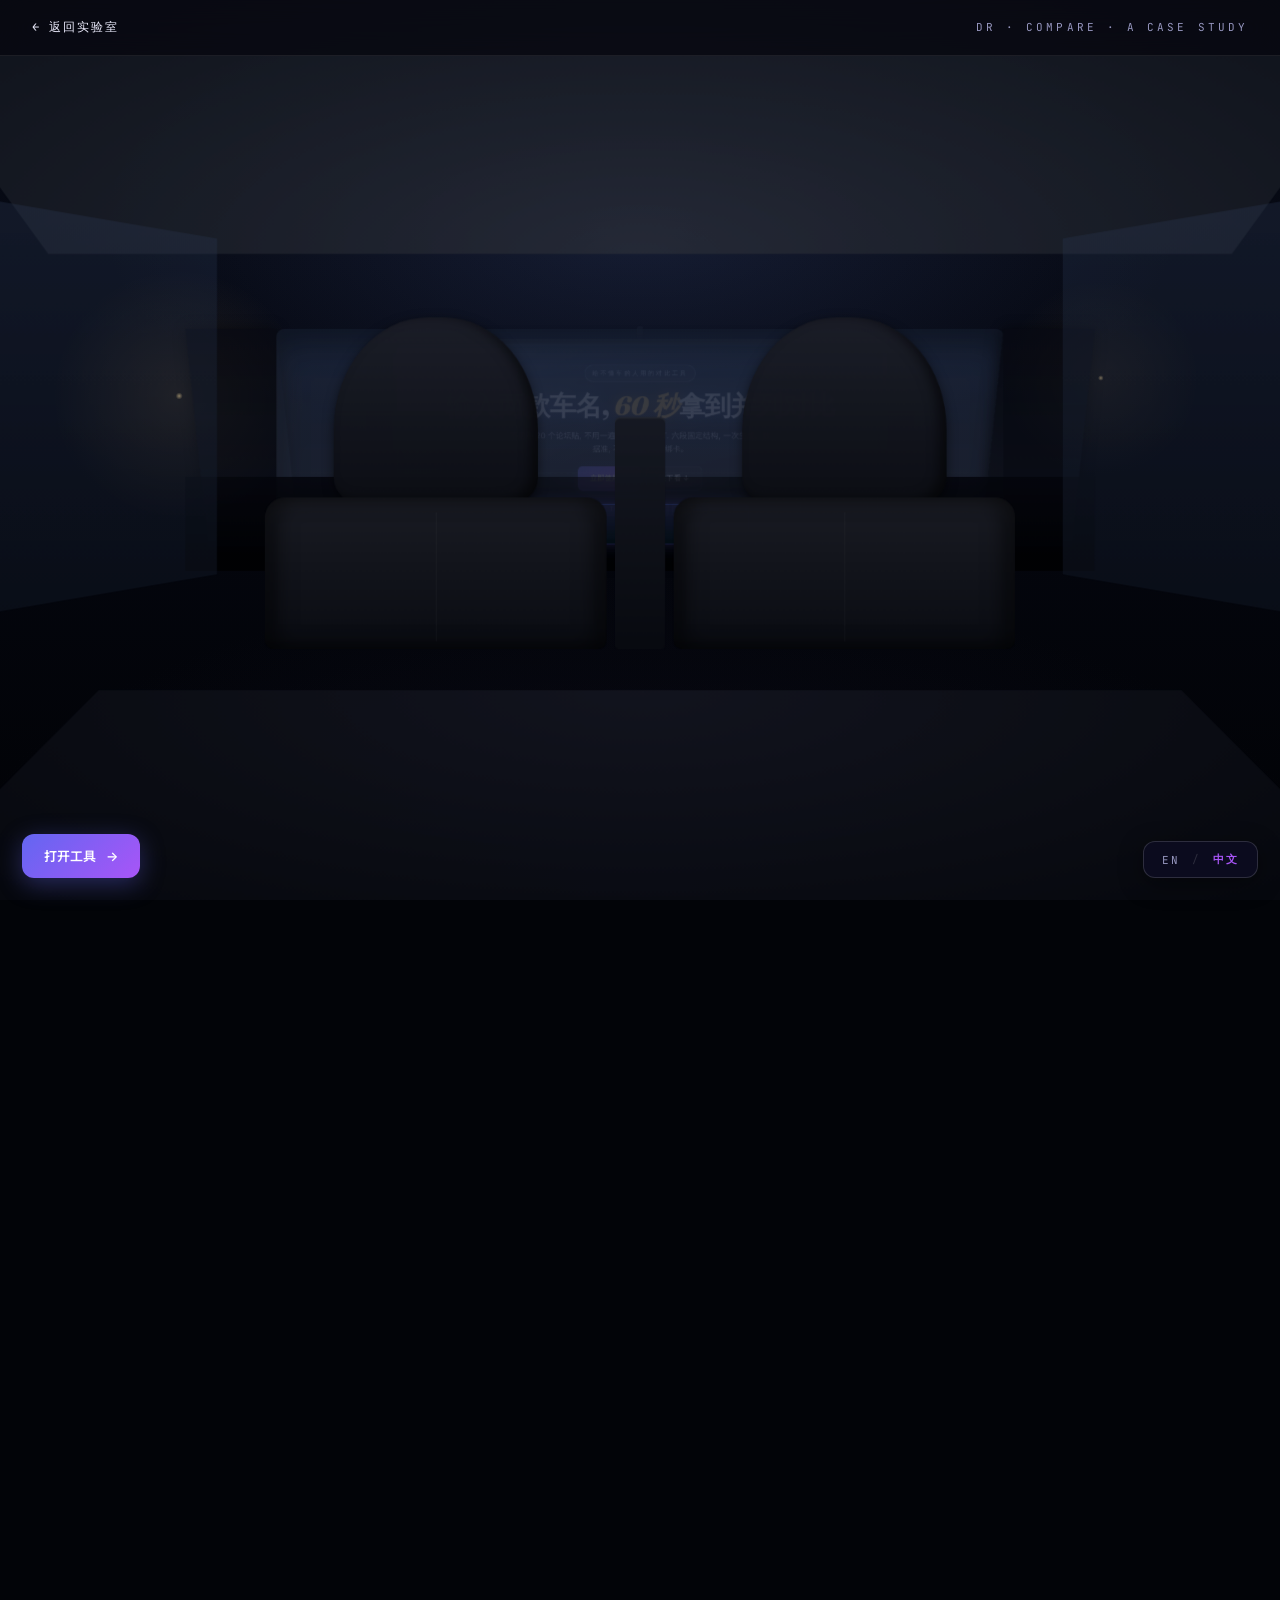
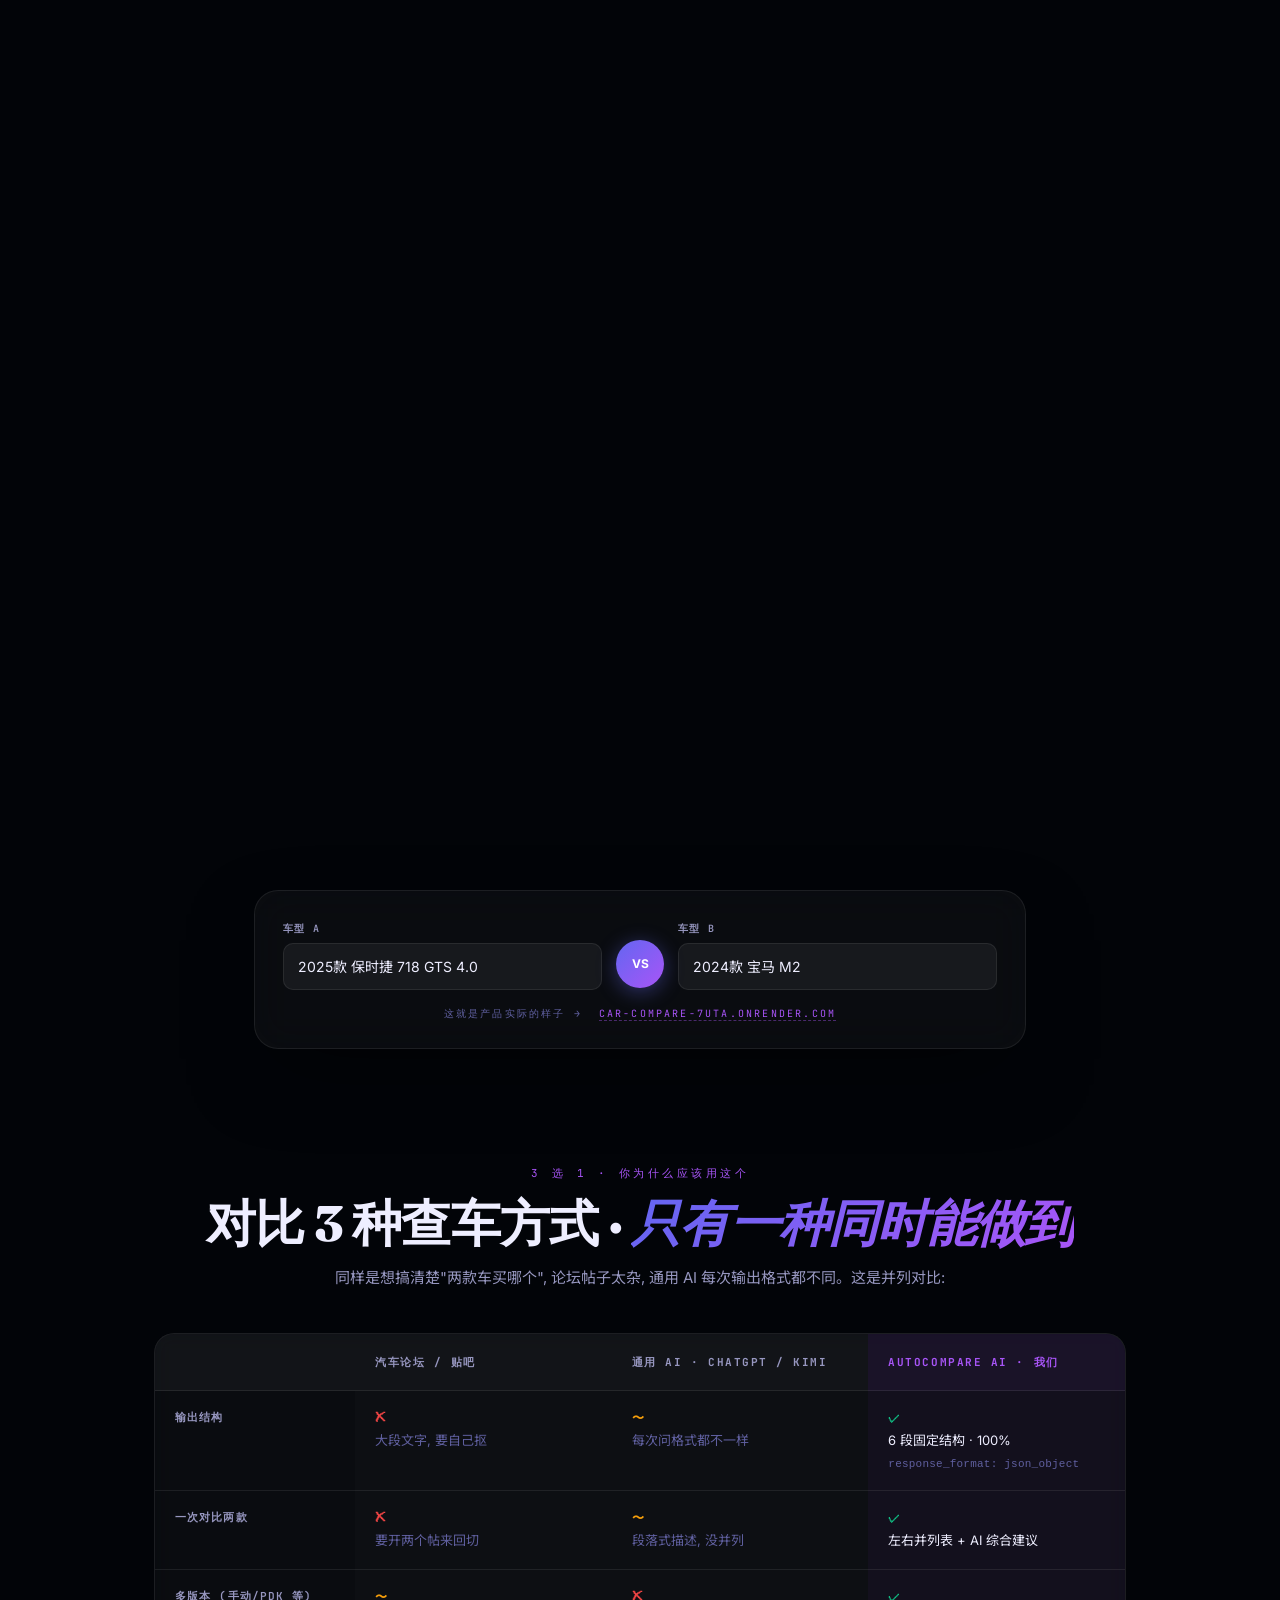
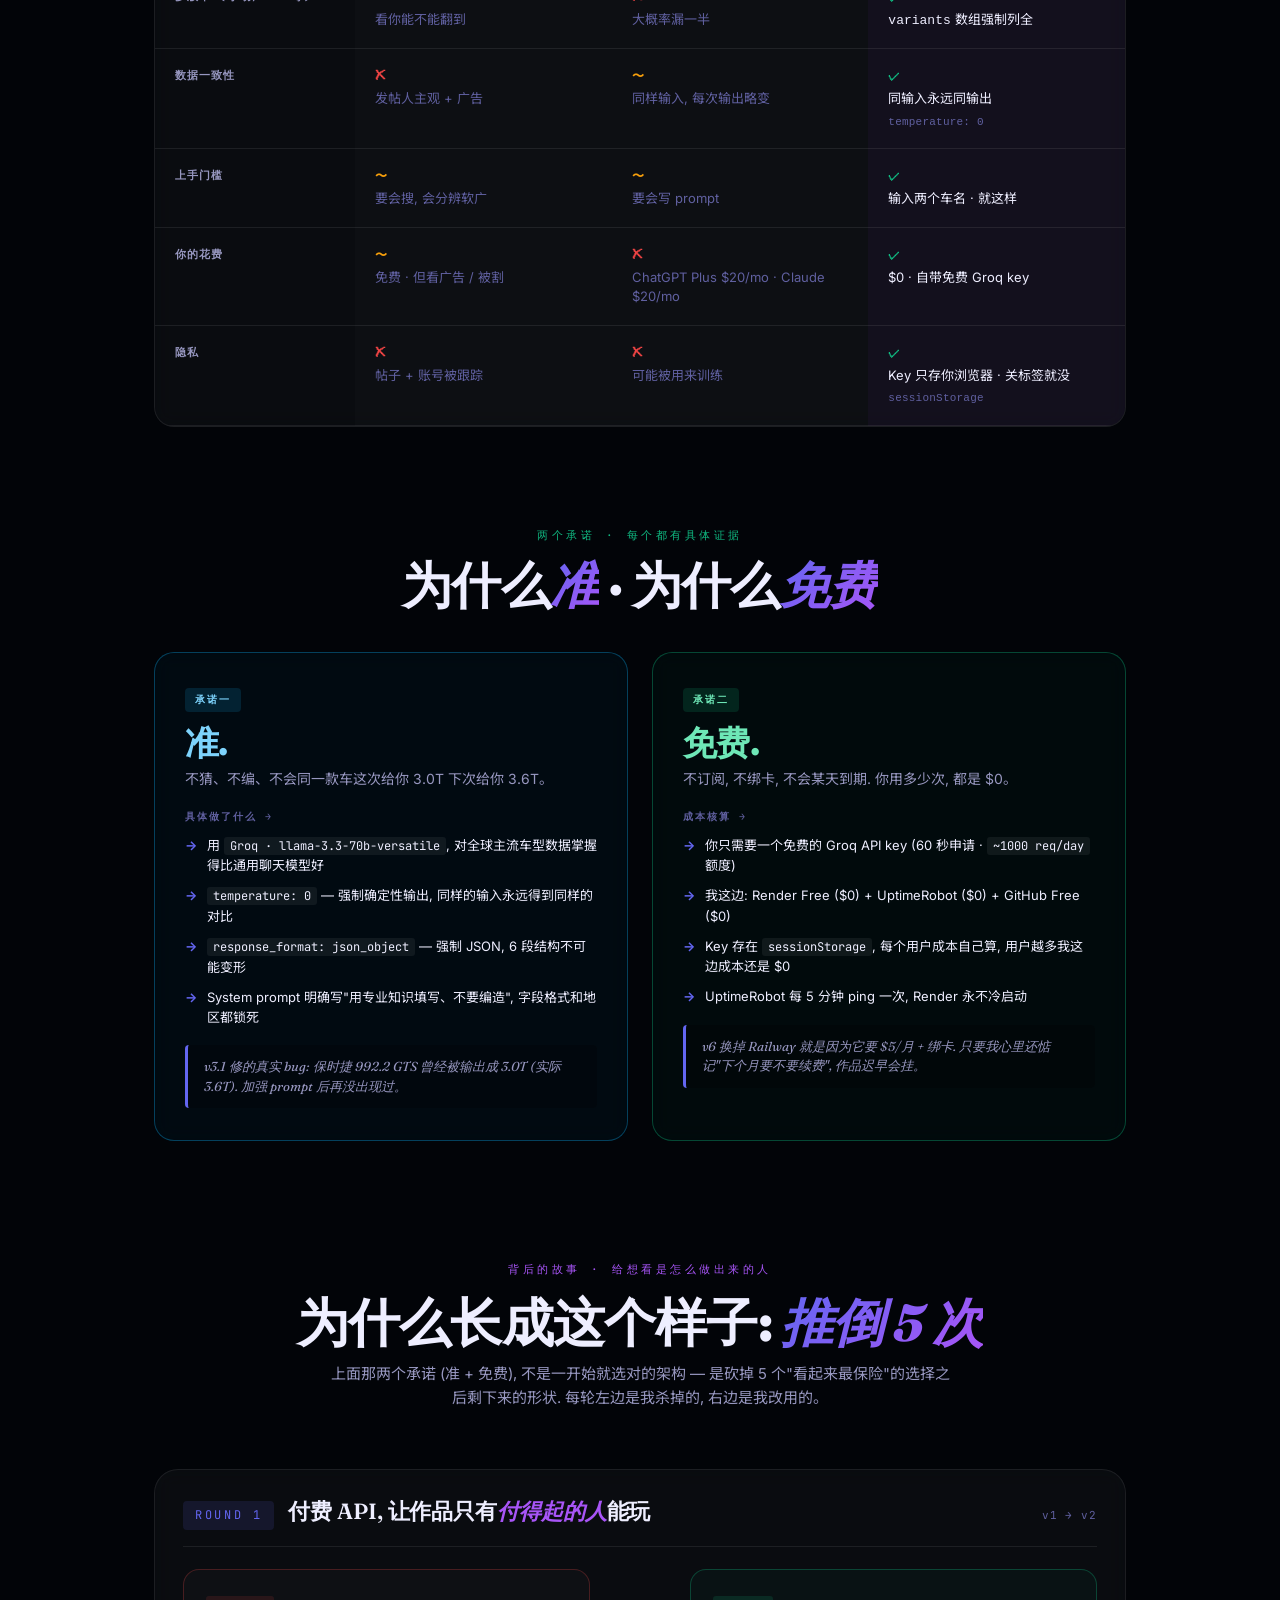
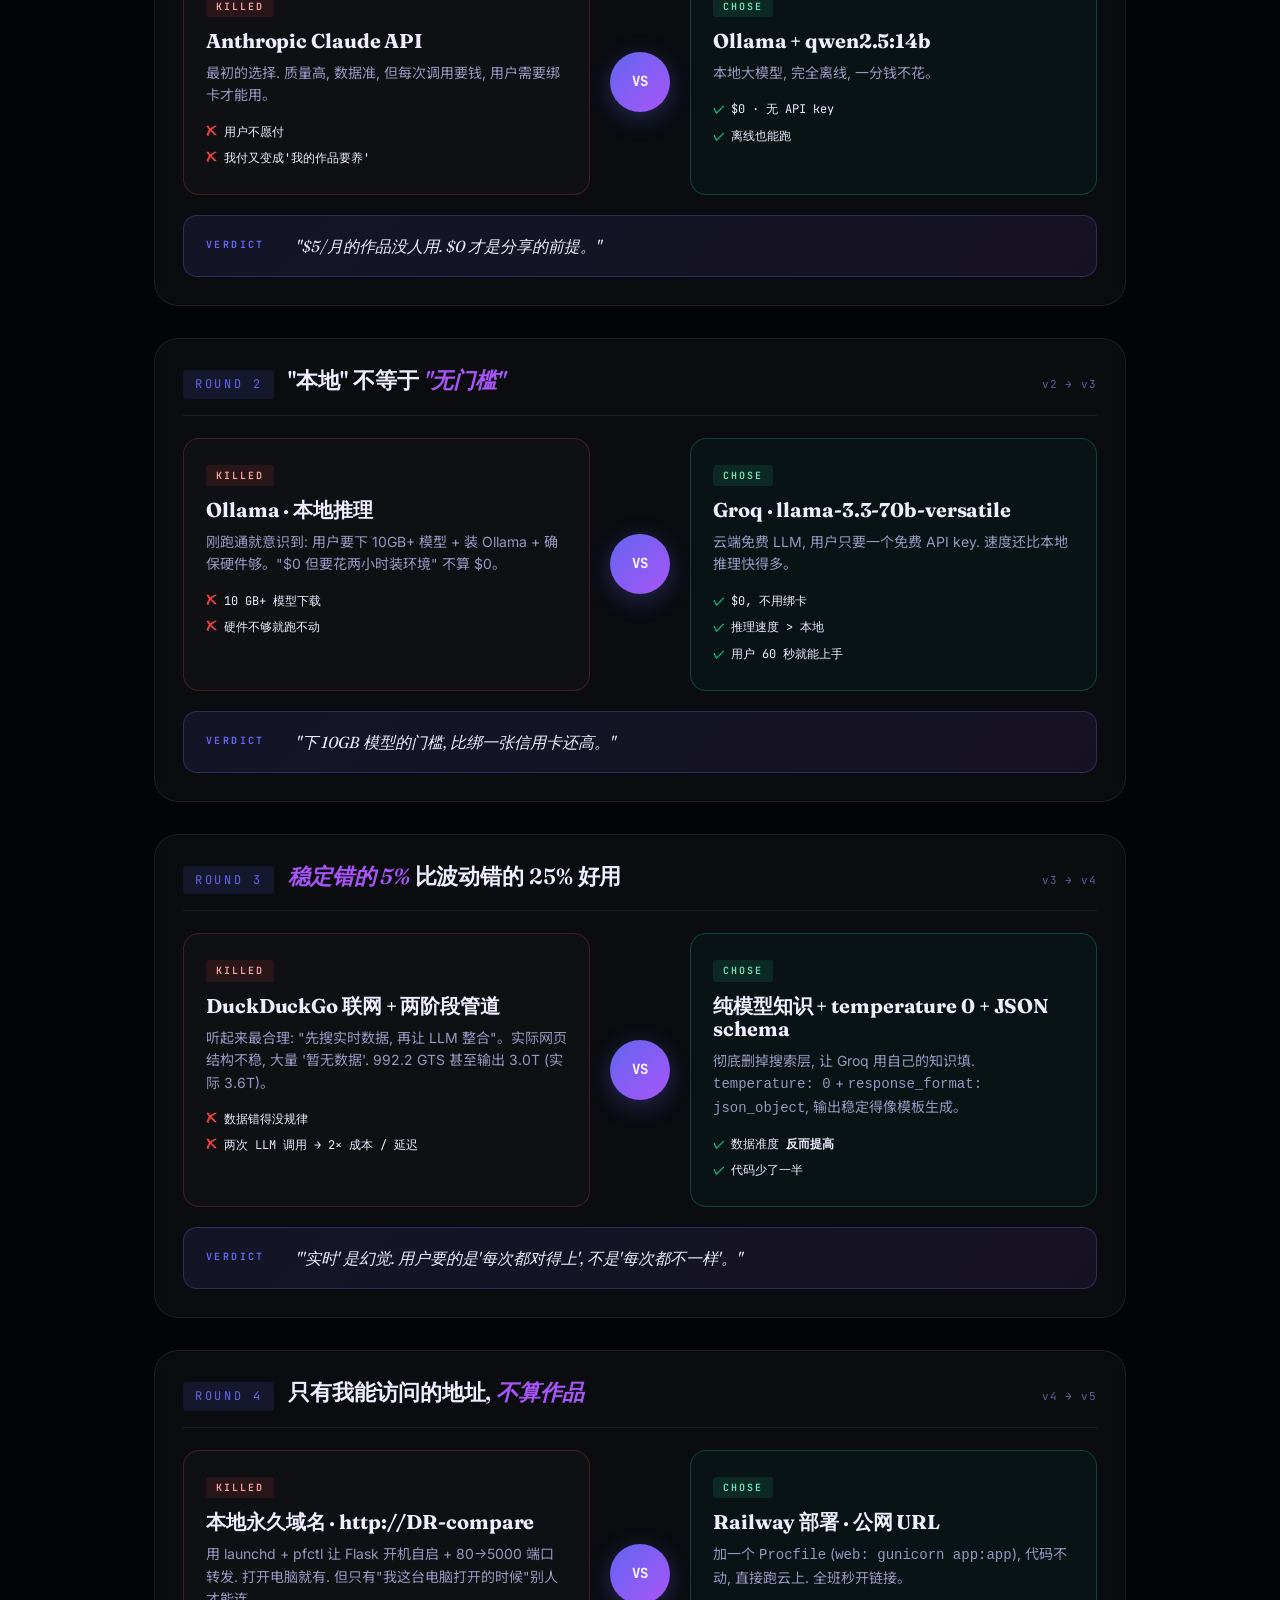
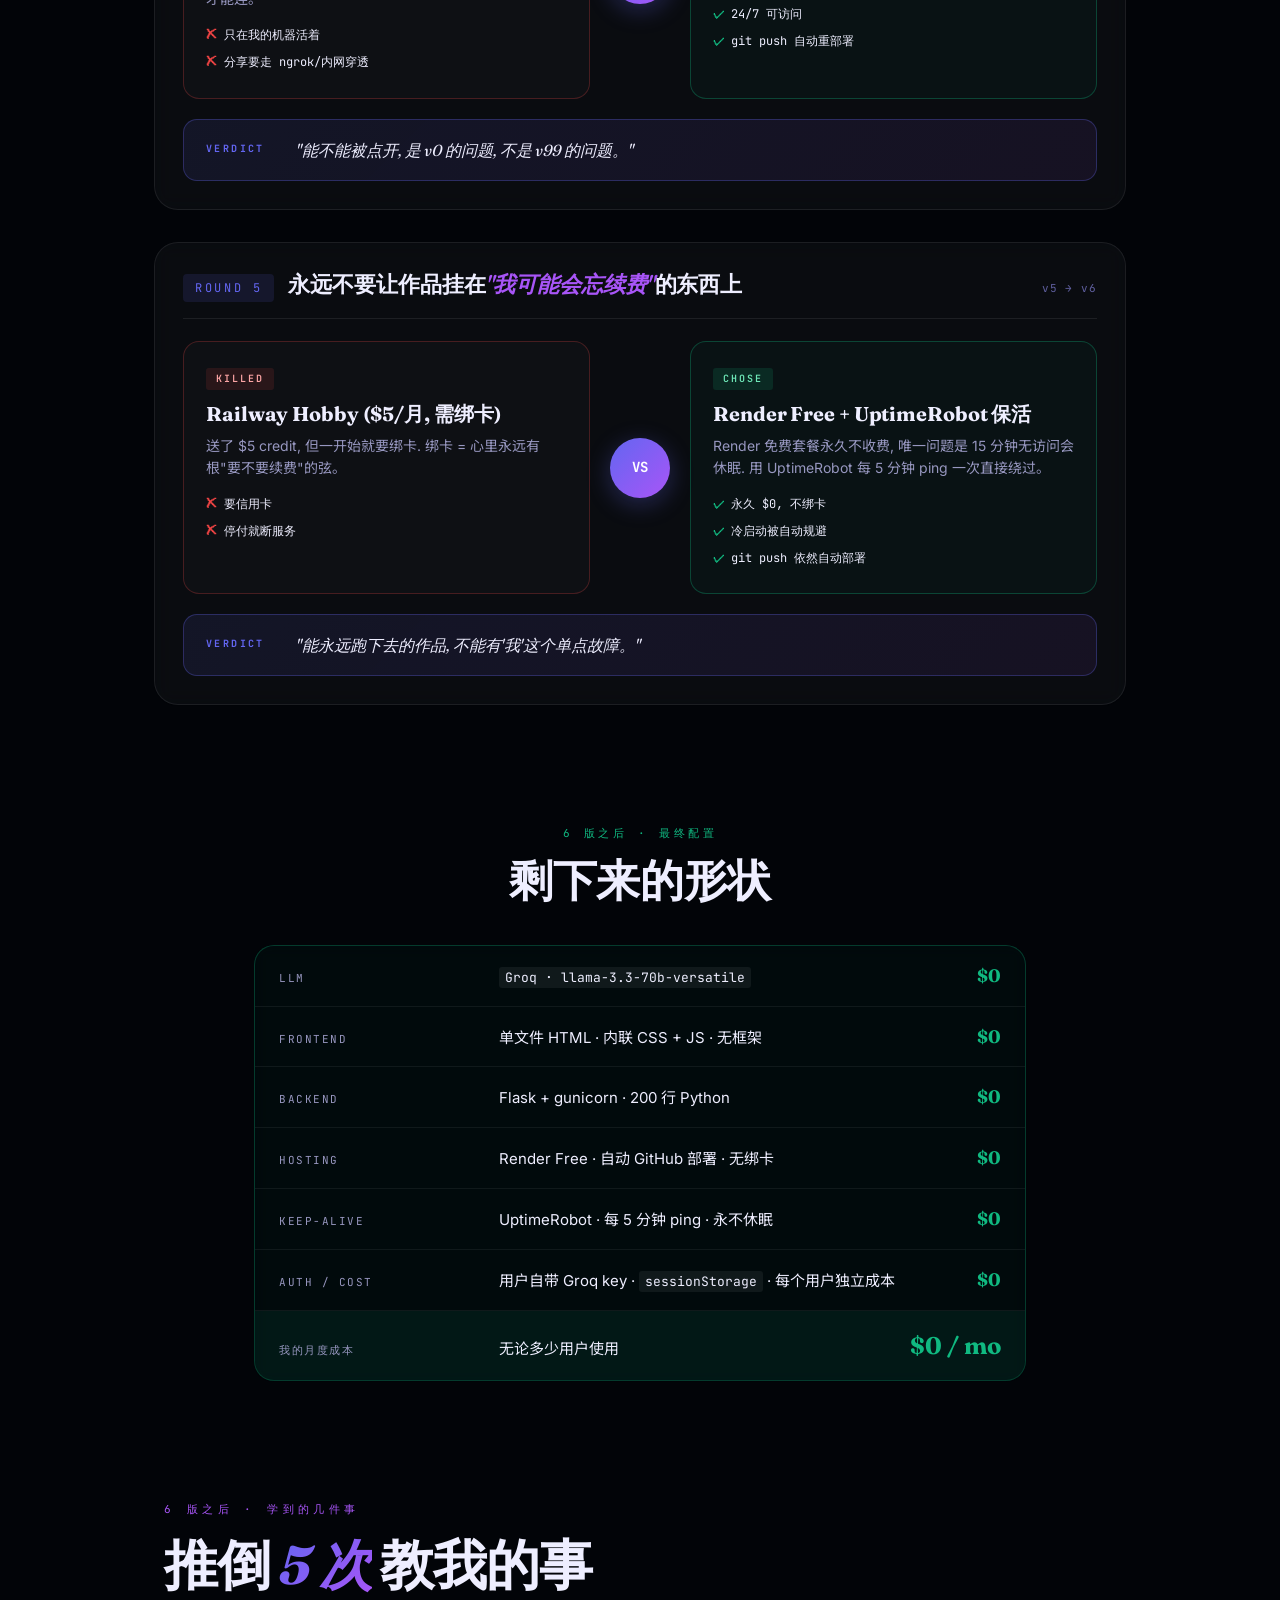
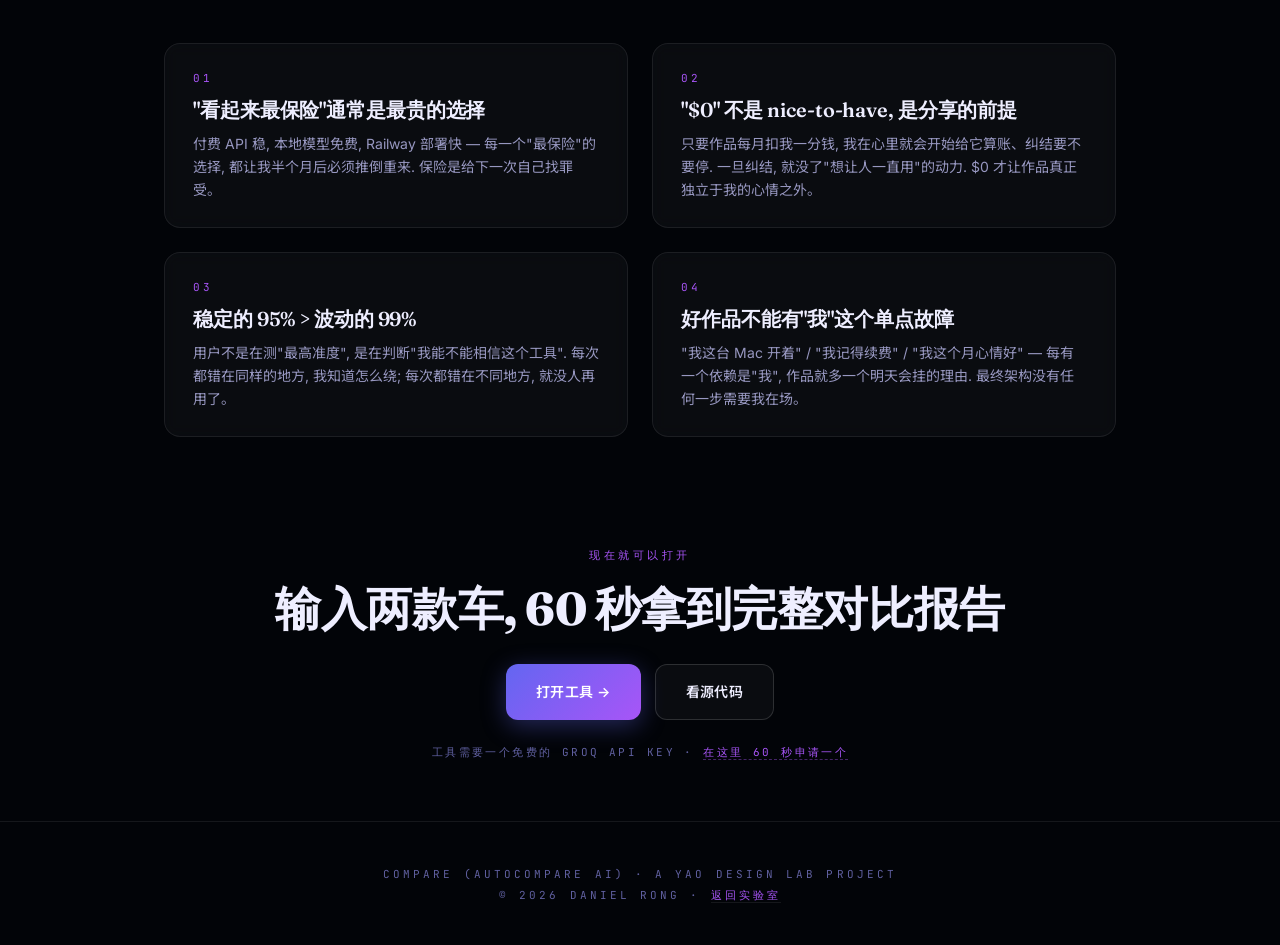
<file: projects/compare.html>
<!doctype html>
<html lang="zh-CN">
<head>
<meta charset="utf-8" />
<meta name="viewport" content="width=device-width, initial-scale=1" />
<title>Compare · AutoCompare AI — Yao Design Lab</title>
<meta name="description" content="Five teardowns from a paid API to a $0 permanent URL. The case study of AutoCompare AI." />

<link rel="preconnect" href="https://fonts.googleapis.com">
<link rel="preconnect" href="https://fonts.gstatic.com" crossorigin>
<link href="https://fonts.googleapis.com/css2?family=Fraunces:opsz,wght@9..144,400;9..144,600;9..144,800&family=Inter:wght@300;400;500;600;700&family=Noto+Sans+SC:wght@300;400;500;700&family=JetBrains+Mono:wght@400;500&display=swap" rel="stylesheet">

<style>
  :root {
    /* palette · pulled from the actual product */
    --bg:      #06060f;
    --bg-2:    #0d0d20;
    --card:    rgba(255,255,255,0.035);
    --card-2:  rgba(255,255,255,0.055);
    --border:  rgba(255,255,255,0.08);
    --border-2:rgba(255,255,255,0.14);
    --text:    #eeeeff;
    --muted:   #9797c0;
    --dim:     #6060a0;
    --a1:      #6366f1;   /* indigo */
    --a2:      #a855f7;   /* purple */
    --ab:      #0ea5e9;   /* cyan   */
    --ag:      #10b981;   /* green — chose */
    --ar:      #ef4444;   /* red   — killed */
    --ay:      #f59e0b;   /* amber */
    --g1:      linear-gradient(135deg, #6366f1, #a855f7);
    --g2:      linear-gradient(135deg, #0ea5e9, #6366f1);

    --serif: "Fraunces", "Noto Serif SC", Georgia, serif;
    --sans:  "Inter", "Noto Sans SC", -apple-system, BlinkMacSystemFont, sans-serif;
    --mono:  "JetBrains Mono", ui-monospace, monospace;
  }

  * { box-sizing: border-box; margin: 0; padding: 0; }
  html, body { overflow-x: clip; }

  body {
    font-family: var(--sans);
    color: var(--text);
    background: var(--bg);
    min-height: 100vh;
    -webkit-font-smoothing: antialiased;
    line-height: 1.55;
    font-weight: 400;
  }

  a { color: inherit; text-decoration: none; }
  ::selection { background: var(--a1); color: white; }

  /* ---------- ambient glow blobs ---------- */
  .ambient {
    position: fixed; inset: 0; z-index: 0;
    pointer-events: none;
    background:
      radial-gradient(ellipse 55% 45% at 15% 55%, rgba(99, 102, 241, 0.13) 0%, transparent 60%),
      radial-gradient(ellipse 45% 55% at 85% 15%, rgba(168, 85, 247, 0.13) 0%, transparent 60%),
      radial-gradient(ellipse 45% 40% at 50% 92%, rgba(14, 165, 233, 0.10) 0%, transparent 60%);
  }

  /* ================================================================
     CAMERA SCENE · scroll-driven 3D push through the car
     ---------------------------------------------------------------
     Technique: pure CSS 3D with `perspective` on the stage; every
     layer sits at its own base translateZ(). A global `--cp` CSS
     variable (0 → 1, driven by scroll via rAF-lerp) multiplies into
     each layer's translateZ, so one unit of scroll literally moves
     the virtual camera forward. Layers fade as they cross the camera
     plane — true parallax, no image upscale.
     ================================================================ */
  .cam-track {
    position: relative; z-index: 5;
    height: 450vh;                 /* long track = cinematic push */
  }
  .cam-stage {
    position: sticky; top: 0;
    height: 100vh; width: 100%;
    overflow: hidden;
    perspective: 1400px;
    perspective-origin: 50% 50%;
    background:
      radial-gradient(ellipse 70% 45% at 50% 25%, rgba(70, 90, 150, 0.25) 0%, transparent 60%),
      radial-gradient(ellipse 90% 60% at 50% 100%, rgba(15, 15, 30, 0.65) 0%, transparent 60%),
      linear-gradient(180deg, #080c18 0%, #04060e 55%, #010205 100%);
  }
  .cam-stage::before {
    /* two distant streetlamp halos behind the car (static backdrop) */
    content: "";
    position: absolute; inset: 0; z-index: 0;
    background:
      radial-gradient(circle 5px at 14% 44%, rgba(255, 220, 150, 0.85), transparent 70%),
      radial-gradient(circle 180px at 14% 44%, rgba(255, 200, 120, 0.12), transparent 70%),
      radial-gradient(circle 4px at 86% 42%, rgba(255, 220, 150, 0.7), transparent 70%),
      radial-gradient(circle 140px at 86% 42%, rgba(255, 200, 120, 0.08), transparent 70%);
    pointer-events: none;
  }

  .cam-scene {
    position: absolute; inset: 0;
    transform-style: preserve-3d;
    --cp: 0;                        /* camera progress 0..1, set by JS */
    --push: 1500;                   /* total camera travel in px        */
  }
  .layer {
    position: absolute;
    left: 50%; top: 50%;
    transform-style: preserve-3d;
    will-change: transform, opacity;
    pointer-events: none;
  }

  /* ------------------------------------------------------------
     LAYER 1 · CAR REAR — the view the user starts on.
       base Z = 0  →  camera passes through it between cp 0.25-0.45
     ------------------------------------------------------------ */
  .layer-rear {
    width: min(760px, 86vw);
    transform: translate(-50%, -50%) translateZ(calc(var(--cp) * var(--push) * 1px));
    /* fade 0.25 → 0.45 (cp*5-1.25 → 1 across that range) */
    opacity: calc(1 - max(0, var(--cp) * 5 - 1.25));
  }
  .layer-rear .l-roof {
    height: 10px; margin: 0 4% -2px;
    background: linear-gradient(180deg, rgba(190, 210, 230, 0.5), rgba(70, 90, 110, 0.1));
    border-radius: 60% 60% 0 0 / 100% 100% 0 0;
    box-shadow: 0 -3px 10px rgba(180, 210, 255, 0.18);
  }
  .layer-rear .l-windshield {
    position: relative;
    clip-path: polygon(5% 0%, 95% 0%, 100% 100%, 0% 100%);
    height: 210px;
    background:
      linear-gradient(170deg, rgba(180, 200, 255, 0.12) 0%, transparent 42%),
      linear-gradient(180deg, rgba(14, 20, 36, 0.90) 0%, rgba(5, 8, 16, 0.95) 100%);
    border-top: 2px solid rgba(190, 210, 240, 0.22);
    box-shadow: inset 0 -22px 42px rgba(0, 0, 0, 0.45);
  }
  /* dim silhouette of what's inside, visible through the dark glass */
  .layer-rear .l-silhouette {
    position: absolute; inset: 20% 10% 10%;
    background:
      /* two dim headrest shadows */
      radial-gradient(ellipse 24% 60% at 30% 100%, rgba(10, 14, 24, 0.9) 0%, transparent 70%),
      radial-gradient(ellipse 24% 60% at 70% 100%, rgba(10, 14, 24, 0.9) 0%, transparent 70%),
      /* far rearview mirror dot */
      radial-gradient(circle 14px at 50% 20%, rgba(140, 160, 200, 0.35) 0%, transparent 70%);
  }
  .layer-rear .l-wiper {
    position: absolute; bottom: 16px; left: 14%;
    width: 42%; height: 3px;
    background: linear-gradient(90deg, rgba(30, 30, 40, 0.9), rgba(150, 160, 180, 0.5));
    border-radius: 2px;
    transform: rotate(5deg);
  }
  .layer-rear .l-brake {
    height: 3px; margin: 3px 22% 0;
    background: linear-gradient(90deg, rgba(200, 40, 40, 0.3), rgba(255, 80, 80, 0.95), rgba(200, 40, 40, 0.3));
    box-shadow: 0 0 14px rgba(255, 60, 60, 0.75), 0 0 28px rgba(255, 60, 60, 0.35);
    border-radius: 2px;
  }
  .layer-rear .l-trunk {
    position: relative;
    margin: 18px -3% 0; padding: 28px 30px 18px;
    background: linear-gradient(180deg, rgba(38, 42, 52, 0.97), rgba(16, 20, 28, 0.98));
    border-radius: 4px 4px 10px 10px;
    display: grid; grid-template-columns: auto 1fr auto;
    align-items: center; gap: 18px;
    box-shadow: inset 0 2px 0 rgba(255, 255, 255, 0.08), inset 0 -22px 32px rgba(0, 0, 0, 0.42);
  }
  .layer-rear .l-tail {
    width: 100px; height: 36px;
    border-radius: 40% 20% 20% 40% / 60% 40% 40% 60%;
    background: radial-gradient(ellipse at center, rgba(255, 100, 100, 0.95) 0%, rgba(200, 40, 40, 0.85) 50%, rgba(120, 15, 15, 0.9) 100%);
    box-shadow: 0 0 18px rgba(255, 60, 60, 0.65), 0 0 36px rgba(255, 60, 60, 0.3), inset 0 2px 4px rgba(255, 200, 200, 0.4);
  }
  .layer-rear .l-tail.r { border-radius: 20% 40% 40% 20% / 40% 60% 60% 40%; }
  .layer-rear .l-plate {
    text-align: center;
    font-family: var(--mono);
    font-size: 14px; letter-spacing: 0.22em; font-weight: 700;
    padding: 7px 22px;
    background: linear-gradient(180deg, #f2f0e0, #dcd8bc);
    color: #1a1a1a;
    border-radius: 3px;
    box-shadow: inset 0 1px 2px rgba(0, 0, 0, 0.2), 0 1px 2px rgba(0, 0, 0, 0.4);
  }
  .layer-rear .l-bumper {
    height: 16px; margin: 0 -2%;
    background: linear-gradient(180deg, rgba(16, 20, 28, 0.95), rgba(4, 6, 10, 1));
    border-radius: 0 0 22px 22px;
    box-shadow: 0 10px 32px rgba(0, 0, 0, 0.75), inset 0 1px 0 rgba(255, 255, 255, 0.05);
  }

  /* ------------------------------------------------------------
     LAYER 2 · REAR CABIN — headliner + side glass + floor.
       base Z = -550 → crosses camera at cp ≈ 0.37
     ------------------------------------------------------------ */
  .layer-cabin {
    width: 120vw; height: 110vh;
    transform: translate(-50%, -50%) translateZ(calc(var(--cp) * var(--push) * 1px - 550px));
    opacity: calc(min(1, var(--cp) * 6) * (1 - max(0, var(--cp) - 0.72) * 5));
  }
  .layer-cabin .headliner {
    position: absolute; left: 0; right: 0; top: 0; height: 32%;
    background:
      radial-gradient(ellipse 55% 100% at 50% 100%, rgba(40, 44, 56, 0.85) 0%, rgba(16, 20, 28, 0.95) 100%);
    clip-path: polygon(0 0, 100% 0, 85% 100%, 15% 100%);
  }
  .layer-cabin .floor {
    position: absolute; left: 0; right: 0; bottom: 0; height: 28%;
    background:
      radial-gradient(ellipse 55% 100% at 50% 0%, rgba(20, 22, 32, 0.9) 0%, rgba(6, 8, 14, 0.98) 100%);
    clip-path: polygon(18% 0, 82% 0, 100% 100%, 0 100%);
  }
  .layer-cabin .side-window {
    position: absolute; top: 24%; bottom: 32%;
    width: 25%;
    background:
      linear-gradient(180deg, rgba(50, 65, 95, 0.4) 0%, rgba(14, 20, 32, 0.75) 100%);
    opacity: 0.75;
  }
  .layer-cabin .side-window.l { left: 0; clip-path: polygon(0 0, 100% 15%, 100% 85%, 0 100%); }
  .layer-cabin .side-window.r { right: 0; clip-path: polygon(0 15%, 100% 0, 100% 100%, 0 85%); }

  /* ------------------------------------------------------------
     LAYER 3 · FRONT SEATS — the two front-row seat backs.
       base Z = -950
     ------------------------------------------------------------ */
  .layer-seats {
    width: 70vw; max-width: 900px;
    transform: translate(-50%, -40%) translateZ(calc(var(--cp) * var(--push) * 1px - 950px));
    opacity: calc(min(1, max(0, var(--cp) - 0.1) * 4) * (1 - max(0, var(--cp) - 0.82) * 6));
    display: grid; grid-template-columns: 1fr 60px 1fr; gap: 10px;
    align-items: end;
  }
  .layer-seats .seat {
    position: relative;
    height: 44vh;
    display: flex; flex-direction: column; align-items: center;
  }
  .layer-seats .headrest {
    width: 60%; aspect-ratio: 1.1 / 1;
    background: linear-gradient(180deg, rgba(28, 30, 40, 0.96) 0%, rgba(12, 14, 20, 0.98) 100%);
    border-radius: 46% 46% 14% 14% / 60% 60% 14% 14%;
    box-shadow: inset -8px -4px 14px rgba(0, 0, 0, 0.55), 0 4px 14px rgba(0, 0, 0, 0.5);
  }
  .layer-seats .seat-back {
    width: 100%; flex: 1;
    margin-top: -8px;
    background:
      linear-gradient(180deg, rgba(26, 28, 36, 0.98) 0%, rgba(10, 12, 18, 1) 100%);
    border-radius: 24px 24px 10px 10px;
    box-shadow:
      inset -14px 0 24px rgba(0, 0, 0, 0.5),
      inset 14px 0 24px rgba(0, 0, 0, 0.5),
      inset 0 10px 20px rgba(255, 255, 255, 0.03);
    position: relative;
  }
  .layer-seats .seat-back::before {
    /* subtle center seam */
    content: "";
    position: absolute; left: 50%; top: 10%; bottom: 5%;
    width: 1px; background: rgba(255, 255, 255, 0.04);
  }
  .layer-seats .console {
    height: 70%; align-self: end;
    background: linear-gradient(180deg, rgba(22, 25, 34, 0.96), rgba(8, 10, 16, 1));
    border-radius: 6px 6px 4px 4px;
    box-shadow: inset 0 2px 0 rgba(255, 255, 255, 0.05);
  }
  /* label stamped onto the seat back — reads like a leather info-tag.
     Fade peaks in cp 0.6-0.72 while the seats own the frame, then
     clears out before the dashboard/mirror take over. */
  .layer-seats .seat-label {
    position: absolute;
    inset: 14% 10% 10%;
    display: flex; flex-direction: column; align-items: center;
    text-align: center;
    gap: 3px;
    opacity: calc(
      min(1, max(0, var(--cp) - 0.48) * 7)
      * (1 - max(0, var(--cp) - 0.72) * 8)
    );
    transition: opacity 0s;
  }
  .layer-seats .seat-key {
    font-family: var(--serif);
    font-weight: 800;
    font-style: italic;
    font-size: clamp(28px, 3.6vw, 48px);
    line-height: 1;
    color: #ffcb66;
    text-shadow:
      0 2px 6px rgba(0, 0, 0, 0.7),
      0 0 24px rgba(255, 180, 80, 0.4);
    margin-bottom: 14px;
    letter-spacing: -0.015em;
  }
  .layer-seats .seat-sub {
    font-family: var(--mono);
    font-size: clamp(9px, 1vw, 12px);
    letter-spacing: 0.16em;
    line-height: 1.4;
    color: rgba(220, 230, 255, 0.55);
    text-transform: uppercase;
    text-shadow: 0 1px 3px rgba(0, 0, 0, 0.6);
  }

  /* ------------------------------------------------------------
     LAYER 4 · DASHBOARD + FRONT WINDSHIELD — distant interior.
       base Z = -1150
     ------------------------------------------------------------ */
  .layer-dash {
    width: 95vw;
    transform: translate(-50%, -50%) translateZ(calc(var(--cp) * var(--push) * 1px - 1150px));
    opacity: calc(min(1, max(0, var(--cp) - 0.2) * 3) * (1 - max(0, var(--cp) - 0.9) * 10));
  }
  .layer-dash .front-glass {
    position: relative;
    height: 36vh; margin: 0 10%;
    background:
      /* distant road / horizon seen through the windshield */
      linear-gradient(180deg, rgba(40, 55, 85, 0.65) 0%, rgba(80, 95, 125, 0.4) 60%, rgba(30, 35, 50, 0.65) 100%);
    border-radius: 10px 10px 50% 50% / 10px 10px 24% 24%;
    box-shadow: inset 0 20px 40px rgba(0, 0, 0, 0.4), inset 0 -4px 10px rgba(255, 255, 255, 0.05);
  }
  .layer-dash .front-glass::before {
    /* two faint headlight beams on the asphalt ahead */
    content: "";
    position: absolute; inset: 60% 20% 10%;
    background:
      radial-gradient(ellipse 40% 100% at 30% 100%, rgba(255, 240, 200, 0.18) 0%, transparent 70%),
      radial-gradient(ellipse 40% 100% at 70% 100%, rgba(255, 240, 200, 0.18) 0%, transparent 70%);
  }
  .layer-dash .a-pillar {
    position: absolute; top: 0; bottom: 10%;
    width: 10%;
    background: linear-gradient(180deg, rgba(8, 10, 18, 0.92) 0%, rgba(18, 22, 32, 0.78) 100%);
    box-shadow: 0 0 20px rgba(0, 0, 0, 0.6);
  }
  .layer-dash .a-pillar.l { left: 0; transform: skewX(6deg); transform-origin: top left; }
  .layer-dash .a-pillar.r { right: 0; transform: skewX(-6deg); transform-origin: top right; }
  .layer-dash .dashboard {
    position: absolute; left: 0; right: 0; bottom: 0;
    height: 14vh;
    background:
      radial-gradient(ellipse 50% 100% at 50% 0%, rgba(26, 30, 42, 0.8) 0%, transparent 70%),
      linear-gradient(180deg, rgba(4, 6, 12, 0.85) 0%, rgba(0, 0, 0, 0.98) 100%);
  }
  .layer-dash .dash-screen {
    position: absolute; left: 50%; bottom: 4vh;
    transform: translateX(-50%);
    width: 24%; height: 6vh;
    background: linear-gradient(180deg, rgba(99, 102, 241, 0.14) 0%, rgba(14, 165, 233, 0.08) 100%);
    border: 1px solid rgba(99, 102, 241, 0.25);
    border-radius: 6px;
    box-shadow: 0 0 20px rgba(99, 102, 241, 0.25);
  }

  /* ------------------------------------------------------------
     LAYER 5 · INTERIOR REAR-VIEW MIRROR — final target.
       base Z = -1600 → reaches camera at cp = 1 (actual Z ≈ -100)
       Carries the h1 / lead / CTAs on the mirror glass.
     ------------------------------------------------------------ */
  .layer-mirror {
    width: 80vw; max-width: 820px;
    /* positioned slightly above center to match a real interior mirror hanging from the roof */
    transform: translate(-50%, -58%) translateZ(calc(var(--cp) * var(--push) * 1px - 1600px));
    opacity: calc(min(1, max(0, var(--cp) - 0.35) * 2));
  }
  .layer-mirror .m-stem {
    width: 10px; height: 22px; margin: 0 auto;
    background: linear-gradient(180deg, rgba(60, 70, 90, 0.6) 0%, rgba(28, 32, 44, 0.95) 100%);
    border-radius: 3px 3px 4px 4px;
    box-shadow: 0 2px 4px rgba(0, 0, 0, 0.5);
  }
  .layer-mirror .m-housing {
    position: relative;
    padding: 7px;
    background: linear-gradient(180deg, #2a2f3a 0%, #141720 100%);
    border-radius: 14px 14px 18px 18px / 14px 14px 40px 40px;
    box-shadow:
      0 20px 50px rgba(0, 0, 0, 0.7),
      0 4px 16px rgba(0, 0, 0, 0.5),
      inset 0 1px 0 rgba(255, 255, 255, 0.1);
  }
  .layer-mirror .m-glass {
    position: relative;
    padding: 34px 44px 32px;
    border-radius: 10px 10px 14px 14px / 10px 10px 32px 32px;
    background:
      /* reflective glass gradient — a hint of the night sky / street behind the camera */
      linear-gradient(165deg, rgba(70, 85, 115, 0.4) 0%, rgba(20, 28, 44, 0.92) 50%, rgba(10, 14, 24, 0.95) 100%);
    box-shadow:
      inset 0 2px 6px rgba(255, 255, 255, 0.12),
      inset 0 -8px 20px rgba(0, 0, 0, 0.5);
    overflow: hidden;
    text-align: center;
  }
  .layer-mirror .m-glass::before {
    /* subtle brighter streak like glass reflection */
    content: "";
    position: absolute; inset: 0;
    background: linear-gradient(135deg, rgba(200, 220, 255, 0.14) 0%, transparent 45%);
    pointer-events: none;
  }
  .layer-mirror .m-content { position: relative; z-index: 2; }
  .layer-mirror .m-content .h-tag {
    margin-bottom: 16px;
    padding: 5px 12px;
    font-size: 10px;
    border-color: rgba(200, 220, 255, 0.35);
    background: rgba(200, 220, 255, 0.06);
    color: #dfe8ff;
  }
  .layer-mirror .m-content .h1 {
    font-size: clamp(22px, 3.4vw, 44px);
    line-height: 1.1;
    margin-bottom: 16px;
    color: #eef2ff;
    text-shadow: 0 0 24px rgba(150, 180, 255, 0.4), 0 0 48px rgba(100, 130, 200, 0.2);
  }
  .layer-mirror .m-content .h1 em {
    -webkit-text-fill-color: #ffcb66;
    background: none; color: #ffcb66;
    font-style: italic;
    text-shadow: 0 0 24px rgba(255, 180, 80, 0.6);
  }
  .layer-mirror .m-content .lead {
    font-size: 13px;
    line-height: 1.65;
    color: rgba(220, 230, 255, 0.78);
    margin-bottom: 18px;
    max-width: 440px; margin-left: auto; margin-right: auto;
  }
  .layer-mirror .m-content .cta-twin { display: inline-flex; gap: 10px; flex-wrap: wrap; justify-content: center; }
  .layer-mirror .m-content .cta-primary,
  .layer-mirror .m-content .cta-secondary {
    padding: 10px 20px;
    font-size: 12px;
    border-radius: 8px;
    pointer-events: auto;
  }
  .layer-mirror .m-content .stack-tags {
    margin-top: 20px; gap: 6px;
    pointer-events: auto;
  }
  .layer-mirror .m-content .stack-tags span {
    font-size: 9px; padding: 3px 8px;
    background: rgba(180, 200, 255, 0.08);
    border-color: rgba(180, 200, 255, 0.15);
    color: rgba(200, 220, 255, 0.7);
  }
  /* let interactive bits on the mirror glass receive clicks even though
     the layer itself is pointer-events: none */
  .layer-mirror { }
  .layer-mirror .m-content a { pointer-events: auto; }

  /* darken the body behind the stage once we've passed through */
  body.is-inside { background: #020408; }

  /* ------------------------------------------------------------
     MOBILE SIMPLIFICATION
     Smaller perspective / shorter track / scaled-down layers.
     Keeps the effect readable on narrow screens.
     ------------------------------------------------------------ */
  @media (max-width: 800px) {
    .cam-track { height: 320vh; }
    .cam-stage { perspective: 900px; }
    .cam-scene { --push: 1100; }
    .layer-rear { width: 94vw; }
    .layer-rear .l-tail { width: 60px; height: 24px; }
    .layer-rear .l-plate { font-size: 11px; padding: 5px 14px; }
    .layer-seats { width: 92vw; }
    .layer-seats .seat { height: 36vh; }
    .layer-mirror { width: 94vw; }
    .layer-mirror .m-glass { padding: 24px 20px 22px; }
    .layer-mirror .m-content .h1 { font-size: 20px; }
    .layer-mirror .m-content .lead { font-size: 12px; }
  }
  /* respect reduced motion — static final-state view */
  @media (prefers-reduced-motion: reduce) {
    .cam-track { height: 100vh; }
    .cam-scene { --cp: 1 !important; }
    .layer-rear, .layer-cabin, .layer-seats, .layer-dash { opacity: 0 !important; }
  }

  /* ---------- nav ---------- */
  .nav-bar {
    position: fixed; top: 0; left: 0; right: 0; z-index: 90;
    display: flex; align-items: center; justify-content: space-between;
    padding: 18px 32px;
    background: rgba(6, 6, 15, 0.72);
    backdrop-filter: blur(14px);
    -webkit-backdrop-filter: blur(14px);
    border-bottom: 1px solid var(--border);
  }
  .back-link {
    font-family: var(--mono);
    font-size: 12px; letter-spacing: 0.16em;
    text-transform: uppercase;
    color: var(--text);
    display: inline-flex; align-items: center; gap: 8px;
    transition: color 0.2s;
  }
  .back-link:hover { color: var(--a2); }
  .nav-brand {
    font-family: var(--mono);
    font-size: 11px; letter-spacing: 0.28em;
    color: var(--muted);
    text-transform: uppercase;
  }

  /* ================================================================
     HERO
     ================================================================ */
  .hero {
    position: relative; z-index: 5;
    max-width: 1100px; margin: 0 auto;
    padding: 140px 5vw 60px;
    text-align: center;
  }
  .h-tag {
    display: inline-block;
    font-family: var(--mono);
    font-size: 11px; letter-spacing: 0.32em;
    text-transform: uppercase;
    color: var(--a2);
    padding: 6px 14px;
    border: 1.5px solid rgba(168, 85, 247, 0.4);
    border-radius: 999px;
    margin-bottom: 30px;
    background: rgba(168, 85, 247, 0.06);
  }
  .h1 {
    font-family: var(--serif);
    font-weight: 800;
    font-size: clamp(38px, 6.4vw, 76px);
    line-height: 1.05;
    letter-spacing: -0.02em;
    margin-bottom: 30px;
  }
  .h1 em {
    font-style: italic;
    background: var(--g1);
    -webkit-background-clip: text;
    -webkit-text-fill-color: transparent;
    background-clip: text;
  }
  .lead {
    max-width: 700px; margin: 0 auto 32px;
    font-size: 17px; line-height: 1.75;
    color: var(--muted);
  }

  /* essential question — styled like the product's "verdict" card */
  .q-card {
    position: relative;
    max-width: 780px; margin: 40px auto 0;
    padding: 26px 32px;
    background: linear-gradient(135deg, rgba(99, 102, 241, 0.10), rgba(168, 85, 247, 0.08));
    border: 1px solid rgba(99, 102, 241, 0.3);
    border-radius: 20px;
    text-align: left;
    backdrop-filter: blur(8px);
  }
  .q-card::before {
    content: "ESSENTIAL QUESTION";
    display: block;
    font-family: var(--mono);
    font-size: 10px;
    letter-spacing: 0.32em;
    color: var(--a1);
    text-transform: uppercase;
    margin-bottom: 10px;
    font-weight: 700;
  }
  .q-card p {
    font-family: var(--serif);
    font-style: italic;
    font-size: clamp(17px, 2vw, 22px);
    line-height: 1.5;
    color: var(--text);
  }
  .q-card .a-line {
    display: block;
    margin-top: 14px;
    padding-top: 14px;
    border-top: 1px solid rgba(255, 255, 255, 0.1);
    font-family: var(--sans);
    font-style: normal;
    font-size: 14px;
    color: var(--muted);
    line-height: 1.6;
  }
  .q-card .a-line b { color: var(--ag); font-weight: 600; }

  .stack-tags {
    display: flex; flex-wrap: wrap; gap: 8px;
    justify-content: center;
    margin-top: 34px;
  }
  .stack-tags span {
    font-family: var(--mono);
    font-size: 10px; letter-spacing: 0.14em;
    text-transform: uppercase;
    padding: 5px 11px;
    background: var(--card);
    border: 1px solid var(--border);
    border-radius: 4px;
    color: var(--muted);
  }

  /* ================================================================
     PRODUCT-MOCK · a stripped preview of the actual UI
     ================================================================ */
  .product-mock {
    position: relative; z-index: 5;
    max-width: 900px; margin: 40px auto 40px;
    padding: 0 5vw;
  }
  .mock-shell {
    background: var(--card);
    border: 1px solid var(--border);
    border-radius: 24px;
    padding: 30px 28px 26px;
    backdrop-filter: blur(20px);
    box-shadow: 0 30px 80px -20px rgba(0, 0, 0, 0.5);
  }
  .mock-inputs {
    display: grid;
    grid-template-columns: 1fr 48px 1fr;
    gap: 14px; align-items: end;
  }
  .mock-field {
    display: flex; flex-direction: column; gap: 6px;
  }
  .mock-label {
    font-family: var(--mono);
    font-size: 10px; font-weight: 600;
    text-transform: uppercase; letter-spacing: 0.14em;
    color: var(--muted);
  }
  .mock-input {
    background: rgba(255,255,255,0.055);
    border: 1px solid var(--border);
    border-radius: 10px;
    padding: 12px 14px;
    color: var(--text);
    font-family: var(--sans); font-size: 14px;
  }
  .mock-input.filled { color: var(--text); }
  .mock-input .dim { color: var(--dim); }
  .vs {
    background: var(--g1);
    border-radius: 50%;
    width: 48px; height: 48px;
    display: flex; align-items: center; justify-content: center;
    font-weight: 700; font-size: 12px;
    box-shadow: 0 4px 20px rgba(99, 102, 241, 0.4);
    align-self: end;
    margin-bottom: 2px;
    color: white;
  }
  .mock-caption {
    margin-top: 16px;
    text-align: center;
    font-family: var(--mono);
    font-size: 10px; letter-spacing: 0.22em;
    color: var(--dim);
    text-transform: uppercase;
  }
  .mock-caption a {
    color: var(--a2);
    border-bottom: 1px dashed rgba(168, 85, 247, 0.4);
    transition: color 0.2s;
  }
  .mock-caption a:hover { color: var(--text); }

  /* ================================================================
     ROUNDS · 5 pivots rendered as VS cards
     ================================================================ */
  .rounds-section {
    position: relative; z-index: 5;
    max-width: 1100px; margin: 0 auto;
    padding: 80px 5vw 40px;
  }
  .rs-eyebrow {
    font-family: var(--mono);
    font-size: 11px; letter-spacing: 0.32em;
    color: var(--a2);
    text-transform: uppercase;
    margin-bottom: 16px;
    text-align: center;
  }
  .rs-title {
    font-family: var(--serif);
    font-weight: 800;
    font-size: clamp(30px, 4.4vw, 52px);
    line-height: 1.08;
    letter-spacing: -0.015em;
    text-align: center;
    margin-bottom: 12px;
  }
  .rs-title em {
    font-style: italic;
    background: var(--g1);
    -webkit-background-clip: text; -webkit-text-fill-color: transparent;
    background-clip: text;
  }
  .rs-sub {
    text-align: center;
    color: var(--muted);
    font-size: 15px;
    max-width: 620px;
    margin: 0 auto 60px;
  }

  .rounds { display: flex; flex-direction: column; gap: 32px; }

  .round {
    background: var(--card);
    border: 1px solid var(--border);
    border-radius: 24px;
    padding: 28px;
    backdrop-filter: blur(10px);
  }
  .round-head {
    display: flex; align-items: baseline; gap: 14px;
    margin-bottom: 22px;
    padding-bottom: 16px;
    border-bottom: 1px solid var(--border);
  }
  .round-num {
    font-family: var(--mono);
    font-size: 12px; letter-spacing: 0.22em;
    color: var(--a1);
    text-transform: uppercase;
    background: rgba(99, 102, 241, 0.12);
    padding: 5px 12px;
    border-radius: 4px;
    flex-shrink: 0;
  }
  .round-h {
    font-family: var(--serif);
    font-size: 22px; font-weight: 600;
    line-height: 1.25;
    letter-spacing: -0.005em;
    flex: 1;
  }
  .round-h em { font-style: italic; color: var(--a2); }
  .round-ver {
    font-family: var(--mono);
    font-size: 11px; letter-spacing: 0.08em;
    color: var(--dim);
    flex-shrink: 0;
  }

  .vs-grid {
    display: grid;
    grid-template-columns: 1fr 60px 1fr;
    gap: 20px; align-items: stretch;
  }

  .side {
    background: rgba(255,255,255,0.02);
    border: 1px solid var(--border);
    border-radius: 16px;
    padding: 22px 22px;
  }
  .side.killed { border-color: rgba(239, 68, 68, 0.25); }
  .side.chose  { border-color: rgba(16, 185, 129, 0.3); background: rgba(16, 185, 129, 0.04); }

  .side-tag {
    display: inline-block;
    font-family: var(--mono);
    font-size: 10px; letter-spacing: 0.2em;
    text-transform: uppercase;
    padding: 3px 10px;
    border-radius: 3px;
    margin-bottom: 12px;
    font-weight: 600;
  }
  .side.killed .side-tag { background: rgba(239, 68, 68, 0.12); color: #fca5a5; }
  .side.chose  .side-tag { background: rgba(16, 185, 129, 0.14); color: #6ee7b7; }

  .side h4 {
    font-family: var(--serif);
    font-weight: 700;
    font-size: 20px;
    line-height: 1.15;
    margin-bottom: 10px;
    letter-spacing: -0.005em;
  }
  .side .why {
    font-size: 14px;
    line-height: 1.6;
    color: var(--muted);
    margin-bottom: 12px;
  }
  .side ul { list-style: none; padding: 0; }
  .side li {
    font-family: var(--mono);
    font-size: 12px;
    line-height: 1.55;
    padding: 4px 0 4px 18px;
    position: relative;
    color: var(--text);
  }
  .side.killed li::before { content: "✗"; position: absolute; left: 0; color: var(--ar); font-weight: 700; }
  .side.chose  li::before { content: "✓"; position: absolute; left: 0; color: var(--ag); font-weight: 700; }

  .vs-pill {
    display: flex; align-items: center; justify-content: center;
    background: var(--g1);
    border-radius: 50%;
    width: 60px; height: 60px;
    font-family: var(--mono);
    font-weight: 700; font-size: 14px;
    color: white;
    align-self: center;
    box-shadow: 0 6px 24px rgba(99, 102, 241, 0.3);
    flex-shrink: 0;
  }

  .verdict {
    margin-top: 20px;
    padding: 18px 22px;
    background: linear-gradient(135deg, rgba(99, 102, 241, 0.10), rgba(168, 85, 247, 0.08));
    border: 1px solid rgba(99, 102, 241, 0.3);
    border-radius: 14px;
    display: flex; align-items: flex-start; gap: 14px;
  }
  .verdict-label {
    font-family: var(--mono);
    font-size: 10px; letter-spacing: 0.24em;
    text-transform: uppercase;
    color: var(--a1);
    font-weight: 700;
    flex-shrink: 0;
    padding-top: 3px;
    min-width: 76px;
  }
  .verdict-text {
    font-family: var(--serif);
    font-style: italic;
    font-size: 16px;
    line-height: 1.5;
    color: var(--text);
    flex: 1;
  }

  /* ================================================================
     FINAL STACK · spec-sheet
     ================================================================ */
  .stack-section {
    position: relative; z-index: 5;
    max-width: 900px; margin: 0 auto;
    padding: 80px 5vw 40px;
  }
  .stack-head {
    text-align: center;
    margin-bottom: 40px;
  }
  .stack-head .eyebrow {
    font-family: var(--mono);
    font-size: 11px; letter-spacing: 0.32em;
    color: var(--ag);
    text-transform: uppercase;
    margin-bottom: 14px;
  }
  .stack-head h2 {
    font-family: var(--serif);
    font-weight: 800;
    font-size: clamp(28px, 4vw, 44px);
    line-height: 1.1;
    letter-spacing: -0.01em;
  }
  .spec-sheet {
    background: rgba(16, 185, 129, 0.04);
    border: 1px solid rgba(16, 185, 129, 0.28);
    border-radius: 20px;
    overflow: hidden;
    backdrop-filter: blur(8px);
  }
  .spec-sheet .row {
    display: grid;
    grid-template-columns: 200px 1fr auto;
    align-items: baseline;
    padding: 16px 24px;
    border-bottom: 1px solid rgba(255, 255, 255, 0.06);
    gap: 20px;
  }
  .spec-sheet .row:last-child { border-bottom: none; }
  .spec-sheet .row.total { background: rgba(16, 185, 129, 0.08); }
  .sp-key {
    font-family: var(--mono);
    font-size: 11px; letter-spacing: 0.14em;
    text-transform: uppercase;
    color: var(--muted);
  }
  .sp-val {
    font-family: var(--sans);
    font-size: 15px;
    color: var(--text);
  }
  .sp-val code {
    font-family: var(--mono);
    font-size: 13px;
    background: rgba(255, 255, 255, 0.06);
    padding: 2px 6px;
    border-radius: 3px;
  }
  .sp-price {
    font-family: var(--serif);
    font-weight: 700;
    font-size: 18px;
    color: var(--ag);
  }
  .spec-sheet .row.total .sp-price { font-size: 24px; }

  /* ================================================================
     LESSONS
     ================================================================ */
  .lessons-section {
    position: relative; z-index: 5;
    max-width: 1080px; margin: 0 auto;
    padding: 80px 5vw 40px;
  }
  .l-eyebrow {
    font-family: var(--mono);
    font-size: 11px; letter-spacing: 0.4em;
    color: var(--a2); text-transform: uppercase;
    margin-bottom: 18px;
  }
  .l-title {
    font-family: var(--serif);
    font-weight: 800;
    font-size: clamp(32px, 4.4vw, 54px);
    line-height: 1.08;
    letter-spacing: -0.02em;
    margin-bottom: 48px;
  }
  .l-title em {
    font-style: italic;
    background: var(--g1);
    -webkit-background-clip: text; -webkit-text-fill-color: transparent;
    background-clip: text;
  }
  .lessons {
    display: grid;
    grid-template-columns: repeat(2, 1fr);
    gap: 24px;
  }
  .lesson {
    padding: 26px 28px;
    background: var(--card);
    border: 1px solid var(--border);
    border-radius: 16px;
    backdrop-filter: blur(8px);
  }
  .lesson .num {
    font-family: var(--mono);
    font-size: 11px; letter-spacing: 0.28em;
    color: var(--a2);
    display: block; margin-bottom: 10px;
  }
  .lesson h4 {
    font-family: var(--serif);
    font-size: 20px; font-weight: 600;
    line-height: 1.25;
    color: var(--text);
    margin-bottom: 10px;
    letter-spacing: -0.005em;
  }
  .lesson p {
    font-size: 14px;
    line-height: 1.65;
    color: var(--muted);
  }

  /* ================================================================
     CTA
     ================================================================ */
  .cta-block {
    position: relative; z-index: 5;
    max-width: 880px; margin: 0 auto;
    padding: 70px 5vw 60px;
    text-align: center;
  }
  .cta-eyebrow {
    font-family: var(--mono);
    font-size: 11px; letter-spacing: 0.32em;
    color: var(--a2); text-transform: uppercase;
    margin-bottom: 20px;
  }
  .cta-block h2 {
    font-family: var(--serif);
    font-weight: 800;
    font-size: clamp(28px, 4.2vw, 46px);
    line-height: 1.08;
    margin-bottom: 30px;
    letter-spacing: -0.01em;
  }
  .cta-twin { display: inline-flex; gap: 14px; flex-wrap: wrap; justify-content: center; }
  .cta-primary, .cta-secondary {
    display: inline-flex; align-items: center; gap: 10px;
    padding: 16px 30px;
    font-family: var(--sans);
    font-weight: 600; font-size: 14px;
    border-radius: 12px;
    transition: transform 0.2s, box-shadow 0.2s;
    letter-spacing: 0.02em;
  }
  .cta-primary {
    background: var(--g1);
    color: white;
    border: none;
    box-shadow: 0 6px 24px rgba(99, 102, 241, 0.35);
  }
  .cta-primary:hover { transform: translateY(-3px); box-shadow: 0 10px 36px rgba(99, 102, 241, 0.5); }
  .cta-secondary {
    background: var(--card);
    color: var(--text);
    border: 1px solid var(--border-2);
  }
  .cta-secondary:hover { transform: translateY(-3px); border-color: var(--a1); }
  .cta-meta {
    margin-top: 24px;
    font-family: var(--mono);
    font-size: 11px; letter-spacing: 0.22em;
    color: var(--dim);
    text-transform: uppercase;
  }

  .proj-foot {
    position: relative; z-index: 5;
    text-align: center;
    padding: 40px 5vw 40px;
    border-top: 1px solid var(--border);
  }
  .proj-foot p {
    font-family: var(--mono);
    font-size: 11px; letter-spacing: 0.28em;
    color: var(--dim); margin: 4px 0;
    text-transform: uppercase;
  }
  .proj-foot a { color: var(--a2); border-bottom: 1px solid var(--border); }
  .proj-foot a:hover { color: var(--text); }

  /* ================================================================
     WHY-US · 3-way comparison table  (forums vs generic AI vs us)
     ================================================================ */
  .why-section {
    position: relative; z-index: 5;
    max-width: 1100px; margin: 0 auto;
    padding: 60px 5vw 40px;
  }
  .why-head { text-align: center; margin-bottom: 44px; }
  .why-head .eyebrow {
    font-family: var(--mono);
    font-size: 11px; letter-spacing: 0.32em;
    color: var(--a2);
    text-transform: uppercase;
    margin-bottom: 14px;
  }
  .why-head h2 {
    font-family: var(--serif);
    font-weight: 800;
    font-size: clamp(30px, 4.4vw, 50px);
    line-height: 1.08;
    letter-spacing: -0.015em;
  }
  .why-head h2 em {
    font-style: italic;
    background: var(--g1);
    -webkit-background-clip: text; -webkit-text-fill-color: transparent;
    background-clip: text;
  }
  .why-head p {
    max-width: 620px; margin: 16px auto 0;
    color: var(--muted);
    font-size: 15px;
  }
  .cmp-table {
    display: grid;
    grid-template-columns: 200px 1fr 1fr 1fr;
    background: var(--card);
    border: 1px solid var(--border);
    border-radius: 20px;
    overflow: hidden;
    backdrop-filter: blur(10px);
  }
  .cmp-table .h-row {
    display: contents;
  }
  .cmp-cell {
    padding: 18px 20px;
    border-bottom: 1px solid var(--border);
    font-size: 13px;
    line-height: 1.5;
    color: var(--text);
    display: flex; flex-direction: column; gap: 4px;
  }
  .cmp-cell.head {
    font-family: var(--mono);
    font-size: 11px;
    letter-spacing: 0.14em;
    text-transform: uppercase;
    font-weight: 700;
    background: rgba(255,255,255,0.03);
    padding-top: 20px; padding-bottom: 20px;
  }
  .cmp-cell.head.us    { color: var(--a2); background: rgba(168, 85, 247, 0.10); }
  .cmp-cell.head.other { color: var(--muted); }
  .cmp-cell.dim        { color: var(--dim); background: rgba(255,255,255,0.01); }
  .cmp-cell.attr {
    font-family: var(--mono);
    font-size: 11px; letter-spacing: 0.10em;
    text-transform: uppercase;
    color: var(--muted);
    font-weight: 600;
  }
  .cmp-cell.us { background: rgba(168, 85, 247, 0.05); color: var(--text); }
  .cmp-cell:last-child, .cmp-cell.us  { }
  .cmp-row { display: contents; }
  .cmp-row > .cmp-cell:last-child { border-right: none; }
  .cmp-icon {
    display: inline-block;
    font-family: var(--mono);
    font-weight: 700;
    font-size: 12px;
    margin-right: 6px;
  }
  .cmp-icon.no  { color: var(--ar); }
  .cmp-icon.mid { color: var(--ay); }
  .cmp-icon.ok  { color: var(--ag); }
  .cmp-cell .sub {
    font-size: 11px;
    color: var(--dim);
    font-family: var(--mono);
    letter-spacing: 0.02em;
  }

  /* ================================================================
     PROMISE · two big proof cards (accurate + free)
     ================================================================ */
  .promise-section {
    position: relative; z-index: 5;
    max-width: 1100px; margin: 0 auto;
    padding: 60px 5vw 40px;
  }
  .promise-head { text-align: center; margin-bottom: 40px; }
  .promise-head .eyebrow {
    font-family: var(--mono);
    font-size: 11px; letter-spacing: 0.32em;
    color: var(--ag);
    text-transform: uppercase;
    margin-bottom: 14px;
  }
  .promise-head h2 {
    font-family: var(--serif);
    font-weight: 800;
    font-size: clamp(30px, 4.4vw, 50px);
    line-height: 1.08;
    letter-spacing: -0.015em;
  }
  .promise-head h2 em {
    font-style: italic;
    background: var(--g1);
    -webkit-background-clip: text; -webkit-text-fill-color: transparent;
    background-clip: text;
  }
  .promise-grid {
    display: grid;
    grid-template-columns: 1fr 1fr;
    gap: 24px;
  }
  .promise {
    padding: 32px 30px;
    background: var(--card);
    border: 1px solid var(--border);
    border-radius: 20px;
    backdrop-filter: blur(10px);
  }
  .promise.accurate { border-color: rgba(14, 165, 233, 0.35); background: rgba(14, 165, 233, 0.04); }
  .promise.free     { border-color: rgba(16, 185, 129, 0.35); background: rgba(16, 185, 129, 0.04); }
  .promise .p-tag {
    display: inline-block;
    font-family: var(--mono);
    font-size: 10px; letter-spacing: 0.2em;
    text-transform: uppercase;
    padding: 4px 10px;
    border-radius: 4px;
    margin-bottom: 14px;
    font-weight: 700;
  }
  .promise.accurate .p-tag { background: rgba(14, 165, 233, 0.15); color: #7dd3fc; }
  .promise.free     .p-tag { background: rgba(16, 185, 129, 0.15); color: #6ee7b7; }
  .promise .p-claim {
    font-family: var(--serif);
    font-weight: 800;
    font-size: 34px;
    letter-spacing: -0.015em;
    line-height: 1;
    margin-bottom: 8px;
  }
  .promise.accurate .p-claim { color: #7dd3fc; }
  .promise.free     .p-claim { color: #6ee7b7; }
  .promise .p-sub {
    color: var(--muted);
    font-size: 14px;
    line-height: 1.55;
    margin-bottom: 20px;
  }
  .promise .p-proof-label {
    font-family: var(--mono);
    font-size: 10px;
    letter-spacing: 0.2em;
    text-transform: uppercase;
    color: var(--dim);
    margin-bottom: 10px;
    font-weight: 600;
  }
  .promise ul {
    list-style: none; padding: 0;
    display: flex; flex-direction: column; gap: 10px;
  }
  .promise li {
    font-size: 13px;
    line-height: 1.55;
    color: var(--text);
    padding-left: 22px;
    position: relative;
  }
  .promise li::before {
    content: "→";
    position: absolute; left: 0;
    color: var(--a1);
    font-weight: 700;
  }
  .promise li code {
    font-family: var(--mono);
    font-size: 12px;
    background: rgba(255,255,255,0.06);
    padding: 1px 6px;
    border-radius: 3px;
  }
  .promise .p-quote {
    margin-top: 18px;
    padding: 12px 16px;
    background: rgba(0, 0, 0, 0.25);
    border-left: 3px solid var(--a1);
    border-radius: 4px;
    font-family: var(--serif);
    font-style: italic;
    font-size: 13px;
    color: var(--muted);
    line-height: 1.5;
  }

  /* ---------- lang switch + floating CTA ---------- */
  .lang-switch {
    position: fixed;
    right: 22px; bottom: 22px; z-index: 200;
    display: inline-flex; align-items: center; gap: 8px;
    padding: 8px 14px;
    background: rgba(13, 13, 32, 0.92);
    border: 1px solid var(--border-2);
    border-radius: 12px;
    font-family: var(--mono);
    font-size: 11px; letter-spacing: 0.18em;
    box-shadow: 0 6px 24px rgba(0, 0, 0, 0.4);
    backdrop-filter: blur(10px);
  }
  .lang-switch button {
    background: none; border: none; padding: 2px 4px;
    color: var(--muted); cursor: pointer;
    font-family: var(--mono); font-size: 11px;
    letter-spacing: 0.18em;
    transition: color 0.2s;
  }
  .lang-switch button.active { color: var(--a2); font-weight: 600; }
  .lang-switch button:hover { color: var(--text); }
  .lang-switch .lang-divider { color: var(--border-2); }

  .cta-float {
    position: fixed;
    left: 22px; bottom: 22px; z-index: 200;
    display: inline-flex; align-items: center; gap: 10px;
    padding: 12px 22px;
    background: var(--g1);
    color: white;
    font-family: var(--sans); font-weight: 600;
    font-size: 13px;
    border: none;
    border-radius: 12px;
    box-shadow: 0 6px 24px rgba(99, 102, 241, 0.35);
    transition: transform 0.2s, box-shadow 0.2s;
  }
  .cta-float:hover { transform: translateY(-3px); box-shadow: 0 10px 32px rgba(99, 102, 241, 0.5); }

  /* reveal */
  .reveal { opacity: 0; transform: translateY(20px); transition: opacity 0.7s, transform 0.7s; }
  .reveal.is-in { opacity: 1; transform: none; }

  /* lang toggle */
  [data-lang="en"] { display: none; }
  body.lang-en [data-lang="cn"] { display: none; }
  body.lang-en [data-lang="en"] { display: inline; }

  @media (max-width: 800px) {
    .vs-grid { grid-template-columns: 1fr; gap: 14px; }
    .vs-pill { margin: 0 auto; width: 50px; height: 50px; font-size: 12px; }
    .lessons { grid-template-columns: 1fr; }
    .round-head { flex-wrap: wrap; }
    .spec-sheet .row { grid-template-columns: 130px 1fr; }
    .spec-sheet .row .sp-price { grid-column: 1 / -1; text-align: right; }
    .mock-inputs { grid-template-columns: 1fr; }
    .vs { margin: 0 auto; }
    .lang-switch { right: 12px; bottom: 12px; padding: 6px 10px; font-size: 10px; }
    .cta-float  { left: 12px;  bottom: 12px; padding: 10px 16px; font-size: 12px; }
  }
</style>
</head>
<body>

<div class="ambient"></div>

<nav class="nav-bar">
  <a href="../" class="back-link">← <span data-lang="cn">返回实验室</span><span data-lang="en">back to lab</span></a>
  <span class="nav-brand">DR · COMPARE · A CASE STUDY</span>
</nav>

<!-- ================================================================
     CAMERA SCENE · scroll-driven 3D push through the car.
     Camera starts behind the rear bumper and travels forward along
     the car's longitudinal centerline, passing through the rear
     windshield, the rear cabin, between the front seats, and ends
     with the interior rear-view mirror filling the frame.
     ================================================================ -->
<div class="cam-track" id="camTrack">
  <div class="cam-stage">
    <div class="cam-scene" id="camScene">

      <!-- LAYER 1 · CAR REAR (seen from directly behind) -->
      <div class="layer layer-rear" aria-hidden="true">
        <div class="l-roof"></div>
        <div class="l-windshield">
          <div class="l-silhouette"></div>
          <div class="l-wiper"></div>
        </div>
        <div class="l-brake"></div>
        <div class="l-trunk">
          <div class="l-tail l"></div>
          <div class="l-plate">DR · YAO LAB</div>
          <div class="l-tail r"></div>
        </div>
        <div class="l-bumper"></div>
      </div>

      <!-- LAYER 2 · REAR CABIN (headliner + side glass + floor) -->
      <div class="layer layer-cabin" aria-hidden="true">
        <div class="headliner"></div>
        <div class="side-window l"></div>
        <div class="side-window r"></div>
        <div class="floor"></div>
      </div>

      <!-- LAYER 3 · FRONT SEATS (two seat backs with headrests + console).
           Seat backs carry the two core product promises — like a tag
           stitched / stamped onto the leather. -->
      <div class="layer layer-seats" aria-hidden="true">
        <div class="seat seat-l">
          <div class="headrest"></div>
          <div class="seat-back">
            <div class="seat-label">
              <span class="seat-key"><span data-lang="cn">准.</span><span data-lang="en">Accurate.</span></span>
              <span class="seat-sub">temperature: 0</span>
              <span class="seat-sub">JSON schema</span>
              <span class="seat-sub"><span data-lang="cn">不编造</span><span data-lang="en">no made-up specs</span></span>
            </div>
          </div>
        </div>
        <div class="console"></div>
        <div class="seat seat-r">
          <div class="headrest"></div>
          <div class="seat-back">
            <div class="seat-label">
              <span class="seat-key"><span data-lang="cn">免费.</span><span data-lang="en">Free.</span></span>
              <span class="seat-sub">$0 / mo</span>
              <span class="seat-sub"><span data-lang="cn">不绑卡</span><span data-lang="en">no credit card</span></span>
              <span class="seat-sub"><span data-lang="cn">自带 Groq key</span><span data-lang="en">bring your own Groq key</span></span>
            </div>
          </div>
        </div>
      </div>

      <!-- LAYER 4 · DASHBOARD + FRONT WINDSHIELD (deep interior) -->
      <div class="layer layer-dash" aria-hidden="true">
        <div class="a-pillar l"></div>
        <div class="front-glass"></div>
        <div class="a-pillar r"></div>
        <div class="dashboard"></div>
        <div class="dash-screen"></div>
      </div>

      <!-- LAYER 5 · INTERIOR REAR-VIEW MIRROR (final target, carries hero copy) -->
      <div class="layer layer-mirror">
        <div class="m-stem"></div>
        <div class="m-housing">
          <div class="m-glass">
            <div class="m-content">
              <span class="h-tag"><span data-lang="cn">给不懂车的人用的对比工具</span><span data-lang="en">A comparison tool for people who don't know cars</span></span>
              <h1 class="h1">
                <span data-lang="cn">输入两款车名, <em>60 秒</em>拿到并列对比</span>
                <span data-lang="en">Type two cars in — get a <em>full side-by-side</em> in 60 seconds</span>
              </h1>
              <p class="lead">
                <span data-lang="cn">不用刷 20 个论坛贴, 不用一遍遍问 ChatGPT. 六段固定结构, 一次生成。数据准, 不用花钱, 不用绑卡。</span>
                <span data-lang="en">No trawling forum threads. No re-prompting ChatGPT. Six fixed sections, one shot. Accurate. Free. No card.</span>
              </p>
              <div class="cta-twin">
                <a class="cta-primary" href="https://car-compare-7uta.onrender.com" target="_blank" rel="noopener">
                  <span data-lang="cn">立即使用 →</span>
                  <span data-lang="en">use it now →</span>
                </a>
                <a class="cta-secondary" href="#why">
                  <span data-lang="cn">往下看 ↓</span>
                  <span data-lang="en">scroll ↓</span>
                </a>
              </div>
              <div class="stack-tags">
                <span>Groq · llama-3.3-70b</span>
                <span>temperature: 0</span>
                <span>JSON schema</span>
                <span>$0 / mo</span>
              </div>
            </div>
          </div>
        </div>
      </div>

    </div>
  </div>
</div>


<!-- ================================================================
     PRODUCT MOCK
     ================================================================ -->
<section class="product-mock">
  <div class="mock-shell">
    <div class="mock-inputs">
      <div class="mock-field">
        <span class="mock-label"><span data-lang="cn">车型 A</span><span data-lang="en">Car A</span></span>
        <span class="mock-input filled">2025款 保时捷 718 GTS 4.0</span>
      </div>
      <div class="vs">VS</div>
      <div class="mock-field">
        <span class="mock-label"><span data-lang="cn">车型 B</span><span data-lang="en">Car B</span></span>
        <span class="mock-input filled">2024款 宝马 M2</span>
      </div>
    </div>
    <p class="mock-caption">
      <span data-lang="cn">这就是产品实际的样子 →&nbsp;</span>
      <span data-lang="en">This is what the actual product looks like →&nbsp;</span>
      <a href="https://car-compare-7uta.onrender.com" target="_blank" rel="noopener">car-compare-7uta.onrender.com</a>
    </p>
  </div>
</section>


<!-- ================================================================
     WHY-US · 3-way comparison table
     ================================================================ -->
<section class="why-section" id="why">
  <div class="why-head">
    <p class="eyebrow"><span data-lang="cn">3 选 1 · 你为什么应该用这个</span><span data-lang="en">3 options · why this one</span></p>
    <h2>
      <span data-lang="cn">对比 3 种查车方式 · <em>只有一种同时能做到</em></span>
      <span data-lang="en">Three ways to compare cars · <em>only one does everything</em></span>
    </h2>
    <p>
      <span data-lang="cn">同样是想搞清楚"两款车买哪个", 论坛帖子太杂, 通用 AI 每次输出格式都不同。这是并列对比:</span>
      <span data-lang="en">Same job — "which of these two should I buy?" Forum threads are messy; general AI reshapes the answer every time. Here they are side by side:</span>
    </p>
  </div>

  <div class="cmp-table">
    <div class="h-row">
      <div class="cmp-cell head"></div>
      <div class="cmp-cell head other"><span data-lang="cn">汽车论坛 / 贴吧</span><span data-lang="en">forums / reddit</span></div>
      <div class="cmp-cell head other"><span data-lang="cn">通用 AI · ChatGPT / Kimi</span><span data-lang="en">generic AI · ChatGPT / Kimi</span></div>
      <div class="cmp-cell head us"><span data-lang="cn">AutoCompare AI · 我们</span><span data-lang="en">AutoCompare AI · this</span></div>
    </div>

    <!-- row: 输出结构 -->
    <div class="cmp-row">
      <div class="cmp-cell attr"><span data-lang="cn">输出结构</span><span data-lang="en">output structure</span></div>
      <div class="cmp-cell dim"><span class="cmp-icon no">✗</span> <span data-lang="cn">大段文字, 要自己抠</span><span data-lang="en">long prose, dig it out yourself</span></div>
      <div class="cmp-cell dim"><span class="cmp-icon mid">〜</span> <span data-lang="cn">每次问格式都不一样</span><span data-lang="en">shape changes every prompt</span></div>
      <div class="cmp-cell us"><span class="cmp-icon ok">✓</span> <span data-lang="cn">6 段固定结构 · 100%</span><span data-lang="en">6 fixed sections · 100%</span><span class="sub"><code>response_format: json_object</code></span></div>
    </div>

    <!-- row: 一次对比两款 -->
    <div class="cmp-row">
      <div class="cmp-cell attr"><span data-lang="cn">一次对比两款</span><span data-lang="en">two-car side-by-side</span></div>
      <div class="cmp-cell dim"><span class="cmp-icon no">✗</span> <span data-lang="cn">要开两个帖来回切</span><span data-lang="en">two tabs, keep switching</span></div>
      <div class="cmp-cell dim"><span class="cmp-icon mid">〜</span> <span data-lang="cn">段落式描述, 没并列</span><span data-lang="en">paragraph blob, not aligned</span></div>
      <div class="cmp-cell us"><span class="cmp-icon ok">✓</span> <span data-lang="cn">左右并列表 + AI 综合建议</span><span data-lang="en">left/right table + AI verdict</span></div>
    </div>

    <!-- row: 多版本 (variants) -->
    <div class="cmp-row">
      <div class="cmp-cell attr"><span data-lang="cn">多版本 (手动/PDK 等)</span><span data-lang="en">variants (manual / PDK etc.)</span></div>
      <div class="cmp-cell dim"><span class="cmp-icon mid">〜</span> <span data-lang="cn">看你能不能翻到</span><span data-lang="en">if you can find the right thread</span></div>
      <div class="cmp-cell dim"><span class="cmp-icon no">✗</span> <span data-lang="cn">大概率漏一半</span><span data-lang="en">usually skips half of them</span></div>
      <div class="cmp-cell us"><span class="cmp-icon ok">✓</span> <span data-lang="cn"><code>variants</code> 数组强制列全</span><span data-lang="en"><code>variants</code> array forces all versions</span></div>
    </div>

    <!-- row: 数据一致性 -->
    <div class="cmp-row">
      <div class="cmp-cell attr"><span data-lang="cn">数据一致性</span><span data-lang="en">consistency</span></div>
      <div class="cmp-cell dim"><span class="cmp-icon no">✗</span> <span data-lang="cn">发帖人主观 + 广告</span><span data-lang="en">personal takes + hidden ads</span></div>
      <div class="cmp-cell dim"><span class="cmp-icon mid">〜</span> <span data-lang="cn">同样输入, 每次输出略变</span><span data-lang="en">same input drifts each time</span></div>
      <div class="cmp-cell us"><span class="cmp-icon ok">✓</span> <span data-lang="cn">同输入永远同输出</span><span data-lang="en">same input → same output, always</span><span class="sub"><code>temperature: 0</code></span></div>
    </div>

    <!-- row: 上手门槛 -->
    <div class="cmp-row">
      <div class="cmp-cell attr"><span data-lang="cn">上手门槛</span><span data-lang="en">onboarding</span></div>
      <div class="cmp-cell dim"><span class="cmp-icon mid">〜</span> <span data-lang="cn">要会搜, 会分辨软广</span><span data-lang="en">need search skills + ad-radar</span></div>
      <div class="cmp-cell dim"><span class="cmp-icon mid">〜</span> <span data-lang="cn">要会写 prompt</span><span data-lang="en">need prompt-writing skills</span></div>
      <div class="cmp-cell us"><span class="cmp-icon ok">✓</span> <span data-lang="cn">输入两个车名 · 就这样</span><span data-lang="en">type two car names · that's it</span></div>
    </div>

    <!-- row: 费用 -->
    <div class="cmp-row">
      <div class="cmp-cell attr"><span data-lang="cn">你的花费</span><span data-lang="en">your cost</span></div>
      <div class="cmp-cell dim"><span class="cmp-icon mid">〜</span> <span data-lang="cn">免费 · 但看广告 / 被割</span><span data-lang="en">free · but ads + lead-gen</span></div>
      <div class="cmp-cell dim"><span class="cmp-icon no">✗</span> <span data-lang="cn">ChatGPT Plus $20/mo · Claude $20/mo</span><span data-lang="en">ChatGPT Plus $20/mo · Claude $20/mo</span></div>
      <div class="cmp-cell us"><span class="cmp-icon ok">✓</span> <span data-lang="cn">$0 · 自带免费 Groq key</span><span data-lang="en">$0 · bring your free Groq key</span></div>
    </div>

    <!-- row: 隐私 -->
    <div class="cmp-row">
      <div class="cmp-cell attr"><span data-lang="cn">隐私</span><span data-lang="en">privacy</span></div>
      <div class="cmp-cell dim"><span class="cmp-icon no">✗</span> <span data-lang="cn">帖子 + 账号被跟踪</span><span data-lang="en">forum accounts tracked</span></div>
      <div class="cmp-cell dim"><span class="cmp-icon no">✗</span> <span data-lang="cn">可能被用来训练</span><span data-lang="en">may be used for training</span></div>
      <div class="cmp-cell us"><span class="cmp-icon ok">✓</span> <span data-lang="cn">Key 只存你浏览器 · 关标签就没</span><span data-lang="en">key lives in your tab only · gone on close</span><span class="sub"><code>sessionStorage</code></span></div>
    </div>
  </div>
</section>


<!-- ================================================================
     PROMISE · two big proof cards (accurate + free)
     ================================================================ -->
<section class="promise-section">
  <div class="promise-head">
    <p class="eyebrow"><span data-lang="cn">两个承诺 · 每个都有具体证据</span><span data-lang="en">two promises · each with receipts</span></p>
    <h2>
      <span data-lang="cn">为什么<em>准</em> · 为什么<em>免费</em></span>
      <span data-lang="en">Why it's <em>accurate</em> · why it's <em>free</em></span>
    </h2>
  </div>

  <div class="promise-grid">

    <!-- === PROMISE 1: ACCURATE === -->
    <article class="promise accurate">
      <span class="p-tag"><span data-lang="cn">承诺一</span><span data-lang="en">promise 1</span></span>
      <h3 class="p-claim">
        <span data-lang="cn">准.</span>
        <span data-lang="en">Accurate.</span>
      </h3>
      <p class="p-sub">
        <span data-lang="cn">不猜、不编、不会同一款车这次给你 3.0T 下次给你 3.6T。</span>
        <span data-lang="en">No guessing, no fabricating, no telling you 3.0T today and 3.6T tomorrow for the same car.</span>
      </p>
      <p class="p-proof-label"><span data-lang="cn">具体做了什么 →</span><span data-lang="en">what makes it that way →</span></p>
      <ul>
        <li><span data-lang="cn">用 <code>Groq · llama-3.3-70b-versatile</code>, 对全球主流车型数据掌握得比通用聊天模型好</span><span data-lang="en">Uses <code>Groq · llama-3.3-70b-versatile</code>, whose grasp of global car specs beats generic chat models</span></li>
        <li><span data-lang="cn"><code>temperature: 0</code> — 强制确定性输出, 同样的输入永远得到同样的对比</span><span data-lang="en"><code>temperature: 0</code> — deterministic. Same query, same answer forever</span></li>
        <li><span data-lang="cn"><code>response_format: json_object</code> — 强制 JSON, 6 段结构不可能变形</span><span data-lang="en"><code>response_format: json_object</code> — schema-enforced. The 6-section shape can't drift</span></li>
        <li><span data-lang="cn">System prompt 明确写"用专业知识填写、不要编造", 字段格式和地区都锁死</span><span data-lang="en">System prompt explicitly says "use your knowledge, don't fabricate," locks field format and region</span></li>
      </ul>
      <p class="p-quote">
        <span data-lang="cn">v3.1 修的真实 bug: 保时捷 992.2 GTS 曾经被输出成 3.0T (实际 3.6T). 加强 prompt 后再没出现过。</span>
        <span data-lang="en">Real v3.1 bug: the Porsche 992.2 GTS came back as 3.0T (it's a 3.6T). Prompt got tightened; never happened again.</span>
      </p>
    </article>

    <!-- === PROMISE 2: FREE === -->
    <article class="promise free">
      <span class="p-tag"><span data-lang="cn">承诺二</span><span data-lang="en">promise 2</span></span>
      <h3 class="p-claim">
        <span data-lang="cn">免费.</span>
        <span data-lang="en">Free.</span>
      </h3>
      <p class="p-sub">
        <span data-lang="cn">不订阅, 不绑卡, 不会某天到期. 你用多少次, 都是 $0。</span>
        <span data-lang="en">No subscription, no credit card, no expiry. Use it once or a hundred times — always $0.</span>
      </p>
      <p class="p-proof-label"><span data-lang="cn">成本核算 →</span><span data-lang="en">cost breakdown →</span></p>
      <ul>
        <li><span data-lang="cn">你只需要一个免费的 Groq API key (60 秒申请 · <code>~1000 req/day</code> 额度)</span><span data-lang="en">You only need a free Groq API key (60-second signup · <code>~1000 req/day</code> quota)</span></li>
        <li><span data-lang="cn">我这边: Render Free ($0) + UptimeRobot ($0) + GitHub Free ($0)</span><span data-lang="en">On my side: Render Free ($0) + UptimeRobot ($0) + GitHub Free ($0)</span></li>
        <li><span data-lang="cn">Key 存在 <code>sessionStorage</code>, 每个用户成本自己算, 用户越多我这边成本还是 $0</span><span data-lang="en">Key stays in your <code>sessionStorage</code>. Each user pays their own compute, so scale doesn't change my $0</span></li>
        <li><span data-lang="cn">UptimeRobot 每 5 分钟 ping 一次, Render 永不冷启动</span><span data-lang="en">UptimeRobot pings every 5 min so Render never cold-starts</span></li>
      </ul>
      <p class="p-quote">
        <span data-lang="cn">v6 换掉 Railway 就是因为它要 $5/月 + 绑卡. 只要我心里还惦记"下个月要不要续费", 作品迟早会挂。</span>
        <span data-lang="en">v6 killed Railway precisely because it wanted $5/mo + a card. Any project I mentally track for renewal will eventually die.</span>
      </p>
    </article>

  </div>
</section>


<!-- ================================================================
     ROUNDS · 5 pivots — now framed as "how we got here"
     ================================================================ -->
<section class="rounds-section">
  <p class="rs-eyebrow"><span data-lang="cn">背后的故事 · 给想看是怎么做出来的人</span><span data-lang="en">how it got here · for the curious builder</span></p>
  <h2 class="rs-title">
    <span data-lang="cn">为什么长成这个样子: <em>推倒 5 次</em></span>
    <span data-lang="en">Why it looks like this: <em>5 teardowns</em></span>
  </h2>
  <p class="rs-sub">
    <span data-lang="cn">上面那两个承诺 (准 + 免费), 不是一开始就选对的架构 — 是砍掉 5 个"看起来最保险"的选择之后剩下来的形状. 每轮左边是我杀掉的, 右边是我改用的。</span>
    <span data-lang="en">The two promises above (accurate + free) aren't the stack I started with — they're what's left after killing five "safest-looking" choices in a row. Left column = what I killed. Right = what replaced it.</span>
  </p>

  <div class="rounds">

    <!-- ============== Round 1 · Anthropic → Ollama ============== -->
    <article class="round">
      <div class="round-head">
        <span class="round-num">Round 1</span>
        <h3 class="round-h">
          <span data-lang="cn">付费 API, 让作品只有<em>付得起的人</em>能玩</span>
          <span data-lang="en">Paid APIs mean only <em>paying users</em> get to play</span>
        </h3>
        <span class="round-ver">v1 → v2</span>
      </div>
      <div class="vs-grid">
        <div class="side killed">
          <span class="side-tag">killed</span>
          <h4>Anthropic Claude API</h4>
          <p class="why">
            <span data-lang="cn">最初的选择. 质量高, 数据准, 但每次调用要钱, 用户需要绑卡才能用。</span>
            <span data-lang="en">The safe first pick. High quality, accurate data — but every call costs money and users need a credit card.</span>
          </p>
          <ul>
            <li><span data-lang="cn">用户不愿付</span><span data-lang="en">users won't pay</span></li>
            <li><span data-lang="cn">我付又变成'我的作品要养'</span><span data-lang="en">if I pay it becomes "my project to maintain"</span></li>
          </ul>
        </div>
        <div class="vs-pill">VS</div>
        <div class="side chose">
          <span class="side-tag">chose</span>
          <h4>Ollama + qwen2.5:14b</h4>
          <p class="why">
            <span data-lang="cn">本地大模型, 完全离线, 一分钱不花。</span>
            <span data-lang="en">Local LLM, fully offline, zero dollars.</span>
          </p>
          <ul>
            <li><span data-lang="cn">$0 · 无 API key</span><span data-lang="en">$0 · no API key</span></li>
            <li><span data-lang="cn">离线也能跑</span><span data-lang="en">runs offline</span></li>
          </ul>
        </div>
      </div>
      <div class="verdict">
        <span class="verdict-label">Verdict</span>
        <p class="verdict-text">
          <span data-lang="cn">"$5/月的作品没人用. $0 才是分享的前提。"</span>
          <span data-lang="en">"A $5/mo project nobody uses. $0 is the prerequisite for sharing, not a bonus."</span>
        </p>
      </div>
    </article>

    <!-- ============== Round 2 · Ollama → Groq ============== -->
    <article class="round">
      <div class="round-head">
        <span class="round-num">Round 2</span>
        <h3 class="round-h">
          <span data-lang="cn">"本地" 不等于 <em>"无门槛"</em></span>
          <span data-lang="en">"Local" isn't the same as <em>"no barrier"</em></span>
        </h3>
        <span class="round-ver">v2 → v3</span>
      </div>
      <div class="vs-grid">
        <div class="side killed">
          <span class="side-tag">killed</span>
          <h4>Ollama · 本地推理</h4>
          <p class="why">
            <span data-lang="cn">刚跑通就意识到: 用户要下 10GB+ 模型 + 装 Ollama + 确保硬件够。"$0 但要花两小时装环境" 不算 $0。</span>
            <span data-lang="en">Realised right after it worked: users need to download a 10GB+ model, install Ollama, and have the hardware. "$0 but two hours of setup" is not $0.</span>
          </p>
          <ul>
            <li><span data-lang="cn">10 GB+ 模型下载</span><span data-lang="en">10GB+ model download</span></li>
            <li><span data-lang="cn">硬件不够就跑不动</span><span data-lang="en">weak hardware = won't run</span></li>
          </ul>
        </div>
        <div class="vs-pill">VS</div>
        <div class="side chose">
          <span class="side-tag">chose</span>
          <h4>Groq · llama-3.3-70b-versatile</h4>
          <p class="why">
            <span data-lang="cn">云端免费 LLM, 用户只要一个免费 API key. 速度还比本地推理快得多。</span>
            <span data-lang="en">Free cloud LLM. Users just paste a free API key. Actually faster than local inference.</span>
          </p>
          <ul>
            <li><span data-lang="cn">$0, 不用绑卡</span><span data-lang="en">$0, no card required</span></li>
            <li><span data-lang="cn">推理速度 &gt; 本地</span><span data-lang="en">faster than local inference</span></li>
            <li><span data-lang="cn">用户 60 秒就能上手</span><span data-lang="en">60-second onboarding</span></li>
          </ul>
        </div>
      </div>
      <div class="verdict">
        <span class="verdict-label">Verdict</span>
        <p class="verdict-text">
          <span data-lang="cn">"下 10GB 模型的门槛, 比绑一张信用卡还高。"</span>
          <span data-lang="en">"A 10GB download is a bigger barrier than a credit card."</span>
        </p>
      </div>
    </article>

    <!-- ============== Round 3 · Web scraping → Model knowledge ============== -->
    <article class="round">
      <div class="round-head">
        <span class="round-num">Round 3</span>
        <h3 class="round-h">
          <span data-lang="cn"><em>稳定错的 5%</em> 比波动错的 25% 好用</span>
          <span data-lang="en"><em>Reliably wrong 5%</em> beats erratically wrong 25%</span>
        </h3>
        <span class="round-ver">v3 → v4</span>
      </div>
      <div class="vs-grid">
        <div class="side killed">
          <span class="side-tag">killed</span>
          <h4>DuckDuckGo 联网 + 两阶段管道</h4>
          <p class="why">
            <span data-lang="cn">听起来最合理: "先搜实时数据, 再让 LLM 整合"。实际网页结构不稳, 大量 '暂无数据'. 992.2 GTS 甚至输出 3.0T (实际 3.6T)。</span>
            <span data-lang="en">Sounded right on paper: fetch live data, then let the LLM synthesize. Reality: page structures kept breaking, tons of "not found," and the 992.2 GTS came back as a 3.0T (it's a 3.6T).</span>
          </p>
          <ul>
            <li><span data-lang="cn">数据错得没规律</span><span data-lang="en">errors were random</span></li>
            <li><span data-lang="cn">两次 LLM 调用 → 2× 成本 / 延迟</span><span data-lang="en">2× LLM calls → 2× cost + latency</span></li>
          </ul>
        </div>
        <div class="vs-pill">VS</div>
        <div class="side chose">
          <span class="side-tag">chose</span>
          <h4>纯模型知识 + temperature 0 + JSON schema</h4>
          <p class="why">
            <span data-lang="cn">彻底删掉搜索层, 让 Groq 用自己的知识填. <code>temperature: 0</code> + <code>response_format: json_object</code>, 输出稳定得像模板生成。</span>
            <span data-lang="en">Deleted the whole scraping layer. Groq fills from its own weights. <code>temperature: 0</code> + <code>response_format: json_object</code> — outputs read like they came from a template.</span>
          </p>
          <ul>
            <li><span data-lang="cn">数据准度 <b>反而提高</b></span><span data-lang="en">accuracy <b>went up</b></span></li>
            <li><span data-lang="cn">代码少了一半</span><span data-lang="en">codebase halved</span></li>
          </ul>
        </div>
      </div>
      <div class="verdict">
        <span class="verdict-label">Verdict</span>
        <p class="verdict-text">
          <span data-lang="cn">"'实时' 是幻觉. 用户要的是'每次都对得上', 不是'每次都不一样'。"</span>
          <span data-lang="en">"'Real-time' is a mirage. What users want is consistent, not fresh."</span>
        </p>
      </div>
    </article>

    <!-- ============== Round 4 · Local URL → Public URL ============== -->
    <article class="round">
      <div class="round-head">
        <span class="round-num">Round 4</span>
        <h3 class="round-h">
          <span data-lang="cn">只有我能访问的地址, <em>不算作品</em></span>
          <span data-lang="en">A URL only I can reach <em>isn't a project</em></span>
        </h3>
        <span class="round-ver">v4 → v5</span>
      </div>
      <div class="vs-grid">
        <div class="side killed">
          <span class="side-tag">killed</span>
          <h4>本地永久域名 · http://DR-compare</h4>
          <p class="why">
            <span data-lang="cn">用 launchd + pfctl 让 Flask 开机自启 + 80→5000 端口转发. 打开电脑就有. 但只有"我这台电脑打开的时候"别人才能连。</span>
            <span data-lang="en">launchd + pfctl auto-starts Flask and forwards port 80→5000. Works whenever my Mac is on — which means it doesn't work whenever it isn't.</span>
          </p>
          <ul>
            <li><span data-lang="cn">只在我的机器活着</span><span data-lang="en">alive only on my machine</span></li>
            <li><span data-lang="cn">分享要走 ngrok/内网穿透</span><span data-lang="en">sharing needs ngrok / tunnels</span></li>
          </ul>
        </div>
        <div class="vs-pill">VS</div>
        <div class="side chose">
          <span class="side-tag">chose</span>
          <h4>Railway 部署 · 公网 URL</h4>
          <p class="why">
            <span data-lang="cn">加一个 <code>Procfile</code> (<code>web: gunicorn app:app</code>), 代码不动, 直接跑云上. 全班秒开链接。</span>
            <span data-lang="en">Added a <code>Procfile</code> (<code>web: gunicorn app:app</code>), code untouched, straight to the cloud. Anyone with the link opens it instantly.</span>
          </p>
          <ul>
            <li><span data-lang="cn">24/7 可访问</span><span data-lang="en">reachable 24/7</span></li>
            <li><span data-lang="cn">git push 自动重部署</span><span data-lang="en">git push auto-redeploys</span></li>
          </ul>
        </div>
      </div>
      <div class="verdict">
        <span class="verdict-label">Verdict</span>
        <p class="verdict-text">
          <span data-lang="cn">"能不能被点开, 是 v0 的问题, 不是 v99 的问题。"</span>
          <span data-lang="en">"'Can it be opened' is a v0 question, not a v99 question."</span>
        </p>
      </div>
    </article>

    <!-- ============== Round 5 · Railway → Render + UptimeRobot ============== -->
    <article class="round">
      <div class="round-head">
        <span class="round-num">Round 5</span>
        <h3 class="round-h">
          <span data-lang="cn">永远不要让作品挂在<em>"我可能会忘续费"</em>的东西上</span>
          <span data-lang="en">Never depend on <em>"I might forget to renew"</em></span>
        </h3>
        <span class="round-ver">v5 → v6</span>
      </div>
      <div class="vs-grid">
        <div class="side killed">
          <span class="side-tag">killed</span>
          <h4>Railway Hobby ($5/月, 需绑卡)</h4>
          <p class="why">
            <span data-lang="cn">送了 $5 credit, 但一开始就要绑卡. 绑卡 = 心里永远有根"要不要续费"的弦。</span>
            <span data-lang="en">Comes with $5 credit but demands a card upfront. A card on file = a running low-key mental tab about renewal.</span>
          </p>
          <ul>
            <li><span data-lang="cn">要信用卡</span><span data-lang="en">requires a credit card</span></li>
            <li><span data-lang="cn">停付就断服务</span><span data-lang="en">stop paying → service down</span></li>
          </ul>
        </div>
        <div class="vs-pill">VS</div>
        <div class="side chose">
          <span class="side-tag">chose</span>
          <h4>Render Free + UptimeRobot 保活</h4>
          <p class="why">
            <span data-lang="cn">Render 免费套餐永久不收费, 唯一问题是 15 分钟无访问会休眠. 用 UptimeRobot 每 5 分钟 ping 一次直接绕过。</span>
            <span data-lang="en">Render's free tier is genuinely free forever, and the one flaw (15-min sleep) gets patched by UptimeRobot pinging every 5 minutes.</span>
          </p>
          <ul>
            <li><span data-lang="cn">永久 $0, 不绑卡</span><span data-lang="en">$0 forever, no card</span></li>
            <li><span data-lang="cn">冷启动被自动规避</span><span data-lang="en">cold starts auto-mitigated</span></li>
            <li><span data-lang="cn">git push 依然自动部署</span><span data-lang="en">git push still auto-deploys</span></li>
          </ul>
        </div>
      </div>
      <div class="verdict">
        <span class="verdict-label">Verdict</span>
        <p class="verdict-text">
          <span data-lang="cn">"能永远跑下去的作品, 不能有'我'这个单点故障。"</span>
          <span data-lang="en">"A project that runs forever can't have <em>me</em> as a single point of failure."</span>
        </p>
      </div>
    </article>

  </div>
</section>


<!-- ================================================================
     FINAL STACK · spec-sheet like the product's own output
     ================================================================ -->
<section class="stack-section reveal">
  <div class="stack-head">
    <p class="eyebrow"><span data-lang="cn">6 版之后 · 最终配置</span><span data-lang="en">After v6 · the final stack</span></p>
    <h2>
      <span data-lang="cn">剩下来的形状</span>
      <span data-lang="en">What's left when everything's been killed</span>
    </h2>
  </div>
  <div class="spec-sheet">
    <div class="row">
      <span class="sp-key">LLM</span>
      <span class="sp-val"><code>Groq · llama-3.3-70b-versatile</code></span>
      <span class="sp-price">$0</span>
    </div>
    <div class="row">
      <span class="sp-key">Frontend</span>
      <span class="sp-val"><span data-lang="cn">单文件 HTML · 内联 CSS + JS · 无框架</span><span data-lang="en">Single-file HTML · inline CSS + JS · no framework</span></span>
      <span class="sp-price">$0</span>
    </div>
    <div class="row">
      <span class="sp-key">Backend</span>
      <span class="sp-val"><span data-lang="cn">Flask + gunicorn · 200 行 Python</span><span data-lang="en">Flask + gunicorn · 200 lines of Python</span></span>
      <span class="sp-price">$0</span>
    </div>
    <div class="row">
      <span class="sp-key">Hosting</span>
      <span class="sp-val"><span data-lang="cn">Render Free · 自动 GitHub 部署 · 无绑卡</span><span data-lang="en">Render Free · auto-deploys from GitHub · no card</span></span>
      <span class="sp-price">$0</span>
    </div>
    <div class="row">
      <span class="sp-key">Keep-Alive</span>
      <span class="sp-val"><span data-lang="cn">UptimeRobot · 每 5 分钟 ping · 永不休眠</span><span data-lang="en">UptimeRobot · pings every 5 min · never sleeps</span></span>
      <span class="sp-price">$0</span>
    </div>
    <div class="row">
      <span class="sp-key">Auth / Cost</span>
      <span class="sp-val"><span data-lang="cn">用户自带 Groq key · <code>sessionStorage</code> · 每个用户独立成本</span><span data-lang="en">Users bring their own Groq key · <code>sessionStorage</code> · cost scales per-user</span></span>
      <span class="sp-price">$0</span>
    </div>
    <div class="row total">
      <span class="sp-key"><span data-lang="cn">我的月度成本</span><span data-lang="en">My monthly cost</span></span>
      <span class="sp-val"><span data-lang="cn">无论多少用户使用</span><span data-lang="en">regardless of user count</span></span>
      <span class="sp-price">$0 / mo</span>
    </div>
  </div>
</section>


<!-- ================================================================
     LESSONS
     ================================================================ -->
<section class="lessons-section reveal">
  <p class="l-eyebrow"><span data-lang="cn">6 版之后 · 学到的几件事</span><span data-lang="en">POST-V6 · WHAT I ACTUALLY LEARNED</span></p>
  <h2 class="l-title">
    <span data-lang="cn">推倒 <em>5 次</em> 教我的事</span>
    <span data-lang="en">What <em>5 teardowns</em> taught me</span>
  </h2>

  <div class="lessons">
    <article class="lesson">
      <span class="num">01</span>
      <h4>
        <span data-lang="cn">"看起来最保险"通常是最贵的选择</span>
        <span data-lang="en">The "safest-looking" option is usually the most expensive one</span>
      </h4>
      <p>
        <span data-lang="cn">付费 API 稳, 本地模型免费, Railway 部署快 — 每一个"最保险"的选择, 都让我半个月后必须推倒重来. 保险是给下一次自己找罪受。</span>
        <span data-lang="en">Paid API is "reliable," local models are "free," Railway is "fast to deploy" — each safe pick forced a teardown two weeks later. Safe now is expensive later.</span>
      </p>
    </article>

    <article class="lesson">
      <span class="num">02</span>
      <h4>
        <span data-lang="cn">"$0" 不是 nice-to-have, 是分享的前提</span>
        <span data-lang="en">"$0" isn't nice-to-have — it's the prerequisite for sharing</span>
      </h4>
      <p>
        <span data-lang="cn">只要作品每月扣我一分钱, 我在心里就会开始给它算账、纠结要不要停. 一旦纠结, 就没了"想让人一直用"的动力. $0 才让作品真正独立于我的心情之外。</span>
        <span data-lang="en">The moment a project costs me a dollar a month, I start second-guessing whether to keep it up. That doubt kills the "I want people to keep using this" energy. $0 is what lets a project outlive my mood.</span>
      </p>
    </article>

    <article class="lesson">
      <span class="num">03</span>
      <h4>
        <span data-lang="cn">稳定的 95% &gt; 波动的 99%</span>
        <span data-lang="en">A steady 95% &gt; a jittery 99%</span>
      </h4>
      <p>
        <span data-lang="cn">用户不是在测"最高准度", 是在判断"我能不能相信这个工具". 每次都错在同样的地方, 我知道怎么绕; 每次都错在不同地方, 就没人再用了。</span>
        <span data-lang="en">Users don't benchmark peak accuracy — they gauge trustworthiness. Consistently wrong in the same spot, they route around it. Randomly wrong, they just leave.</span>
      </p>
    </article>

    <article class="lesson">
      <span class="num">04</span>
      <h4>
        <span data-lang="cn">好作品不能有"我"这个单点故障</span>
        <span data-lang="en">A good project can't have "me" as a single point of failure</span>
      </h4>
      <p>
        <span data-lang="cn">"我这台 Mac 开着" / "我记得续费" / "我这个月心情好" — 每有一个依赖是"我", 作品就多一个明天会挂的理由. 最终架构没有任何一步需要我在场。</span>
        <span data-lang="en">"My Mac is on" / "I remembered to renew" / "I still care this month" — every dependency on <em>me</em> is a reason the project dies tomorrow. The final architecture needs me nowhere.</span>
      </p>
    </article>
  </div>
</section>


<!-- ================================================================
     CTA
     ================================================================ -->
<section class="cta-block">
  <p class="cta-eyebrow"><span data-lang="cn">现在就可以打开</span><span data-lang="en">it's live · click and try</span></p>
  <h2><span data-lang="cn">输入两款车, 60 秒拿到完整对比报告</span><span data-lang="en">Two cars in, full comparison out — 60 seconds</span></h2>
  <div class="cta-twin">
    <a class="cta-primary" href="https://car-compare-7uta.onrender.com" target="_blank" rel="noopener">
      <span data-lang="cn">打开工具 →</span>
      <span data-lang="en">open the tool →</span>
    </a>
    <a class="cta-secondary" href="https://github.com/DR-16/car-compare" target="_blank" rel="noopener">
      <span data-lang="cn">看源代码</span>
      <span data-lang="en">source</span>
    </a>
  </div>
  <p class="cta-meta">
    <span data-lang="cn">工具需要一个免费的 Groq API key · <a style="color: var(--a2); border-bottom: 1px dashed rgba(168, 85, 247, 0.4);" href="https://console.groq.com/keys" target="_blank" rel="noopener">在这里 60 秒申请一个</a></span>
    <span data-lang="en">The tool needs a free Groq API key · <a style="color: var(--a2); border-bottom: 1px dashed rgba(168, 85, 247, 0.4);" href="https://console.groq.com/keys" target="_blank" rel="noopener">grab one here in 60 seconds</a></span>
  </p>
</section>

<footer class="proj-foot">
  <p>Compare (AutoCompare AI) · a Yao Design Lab project</p>
  <p>© 2026 Daniel Rong · <a href="../"><span data-lang="cn">返回实验室</span><span data-lang="en">back to lab</span></a></p>
</footer>

<a class="cta-float" href="https://car-compare-7uta.onrender.com" target="_blank" rel="noopener">
  <span data-lang="cn">打开工具</span>
  <span data-lang="en">open</span>
  →
</a>

<div class="lang-switch" id="langSwitch" aria-label="Language switch">
  <button type="button" data-set-lang="en">EN</button>
  <span class="lang-divider">/</span>
  <button type="button" data-set-lang="cn" class="active">中文</button>
</div>


<script>
  /* ================================================================
     CAMERA PUSH — scroll-driven 3D traversal of a layered car scene.
     ---------------------------------------------------------------
     Scroll position inside #camTrack maps 1-to-1 to a camera-progress
     value `cp` (0..1). An rAF loop lerps the DOM-rendered cp toward
     the scroll-derived target so fast flicks still read smoothly, but
     every rendered frame is a direct function of actual scroll — so
     scrolling up truly plays the sequence in reverse.

     The computed cp is written to the --cp CSS variable on #camScene;
     each layer's base translateZ offset is baked into its CSS calc().
     We don't scale any whole image; perspective + translateZ does the
     real spatial depth and the per-layer fade handles pass-through.
     ================================================================ */
  (function () {
    const track = document.getElementById('camTrack');
    const scene = document.getElementById('camScene');
    if (!track || !scene) return;

    const reduceMotion = window.matchMedia('(prefers-reduced-motion: reduce)').matches;
    if (reduceMotion) { scene.style.setProperty('--cp', '1'); return; }

    let target = 0;        // cp derived from current scroll
    let current = 0;       // cp as rendered on screen (lerped toward target)
    let rafId = null;
    let needsFrame = false;

    function readScroll() {
      const rect = track.getBoundingClientRect();
      const total = rect.height - window.innerHeight;
      const scrolled = Math.max(0, Math.min(total, -rect.top));
      const raw = total > 0 ? scrolled / total : 0;
      // Non-linear mapping: finish the whole push by raw=0.68, then hold
      // cp at 1.0 for the remaining 32% of the track — gives the reader a
      // decent window (~1.4 viewports) to actually read / click the mirror.
      target = Math.min(1, raw / 0.68);
    }

    function frame() {
      // critically-damped lerp; snap when close enough so we stop ticking
      const diff = target - current;
      if (Math.abs(diff) > 0.0004) {
        current += diff * 0.18;
      } else {
        current = target;
      }
      scene.style.setProperty('--cp', current.toFixed(4));

      // Mark body.is-inside once camera passes through the windshield,
      // for any downstream UI that wants to react (e.g. nav tint).
      document.body.classList.toggle('is-inside', current > 0.45);

      if (Math.abs(target - current) > 0.0004) {
        rafId = requestAnimationFrame(frame);
      } else {
        rafId = null;
      }
    }

    function kick() {
      if (rafId == null) rafId = requestAnimationFrame(frame);
    }

    function onScroll() {
      readScroll();
      kick();
    }
    function onResize() {
      readScroll();
      kick();
    }

    window.addEventListener('scroll', onScroll, { passive: true });
    window.addEventListener('resize', onResize);
    readScroll();
    current = target;              // avoid first-paint jump
    scene.style.setProperty('--cp', current.toFixed(4));
    kick();
  })();

  /* reveal observer for below-the-fold sections */
  (function () {
    const ts = document.querySelectorAll('.reveal');
    if (!('IntersectionObserver' in window)) { ts.forEach(el => el.classList.add('is-in')); return; }
    const io = new IntersectionObserver((es) => {
      es.forEach(e => { if (e.isIntersecting) { e.target.classList.add('is-in'); io.unobserve(e.target); }});
    }, { threshold: 0.02, rootMargin: '0px 0px 20% 0px' });
    ts.forEach(el => io.observe(el));
  })();

  /* bilingual toggle — shared 'ydl-lang' localStorage */
  (function () {
    const saved = localStorage.getItem('ydl-lang');
    if (saved === 'en') document.body.classList.add('lang-en');

    const buttons = document.querySelectorAll('#langSwitch [data-set-lang]');
    function refresh() {
      const isEn = document.body.classList.contains('lang-en');
      buttons.forEach(b => {
        b.classList.toggle('active', (b.dataset.setLang === 'en') === isEn);
      });
    }
    refresh();

    buttons.forEach(b => {
      b.addEventListener('click', () => {
        const lang = b.dataset.setLang;
        document.body.classList.toggle('lang-en', lang === 'en');
        localStorage.setItem('ydl-lang', lang);
        refresh();
      });
    });
  })();
</script>

</body>
</html>
</file>
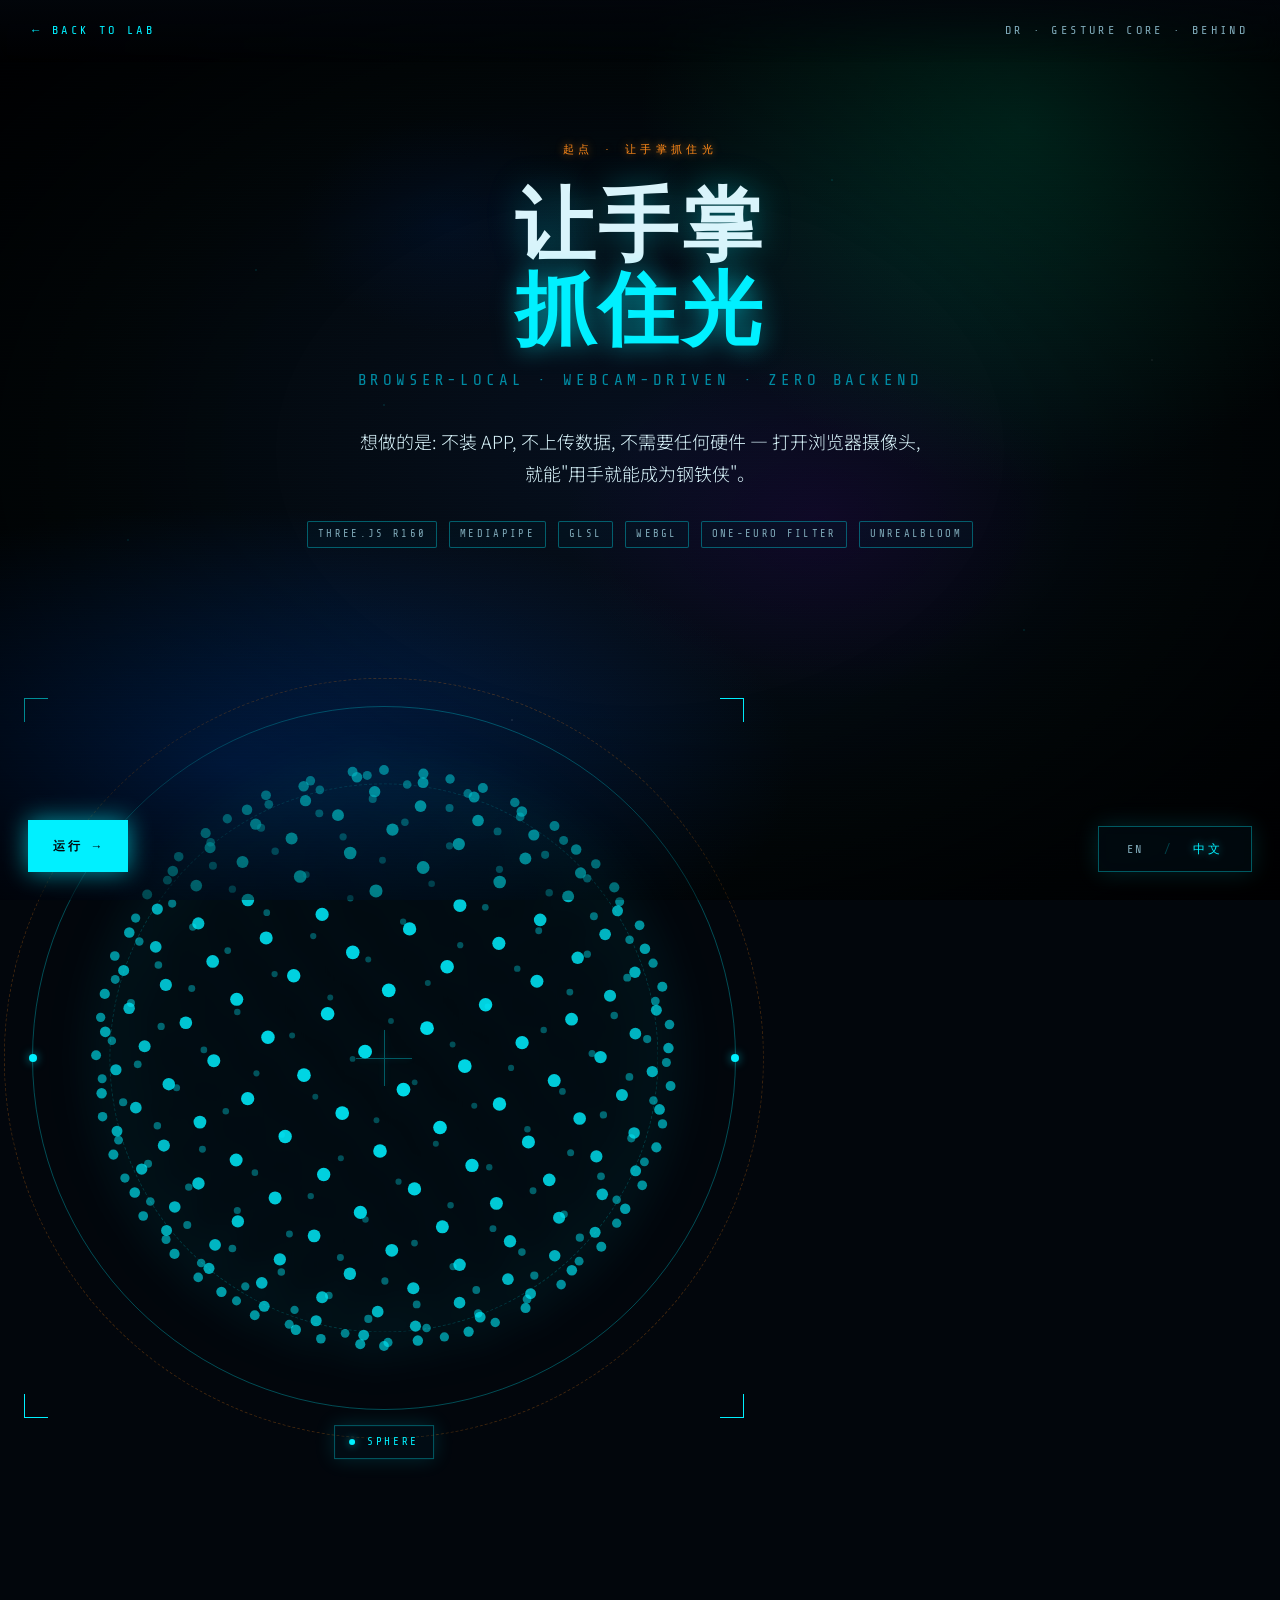
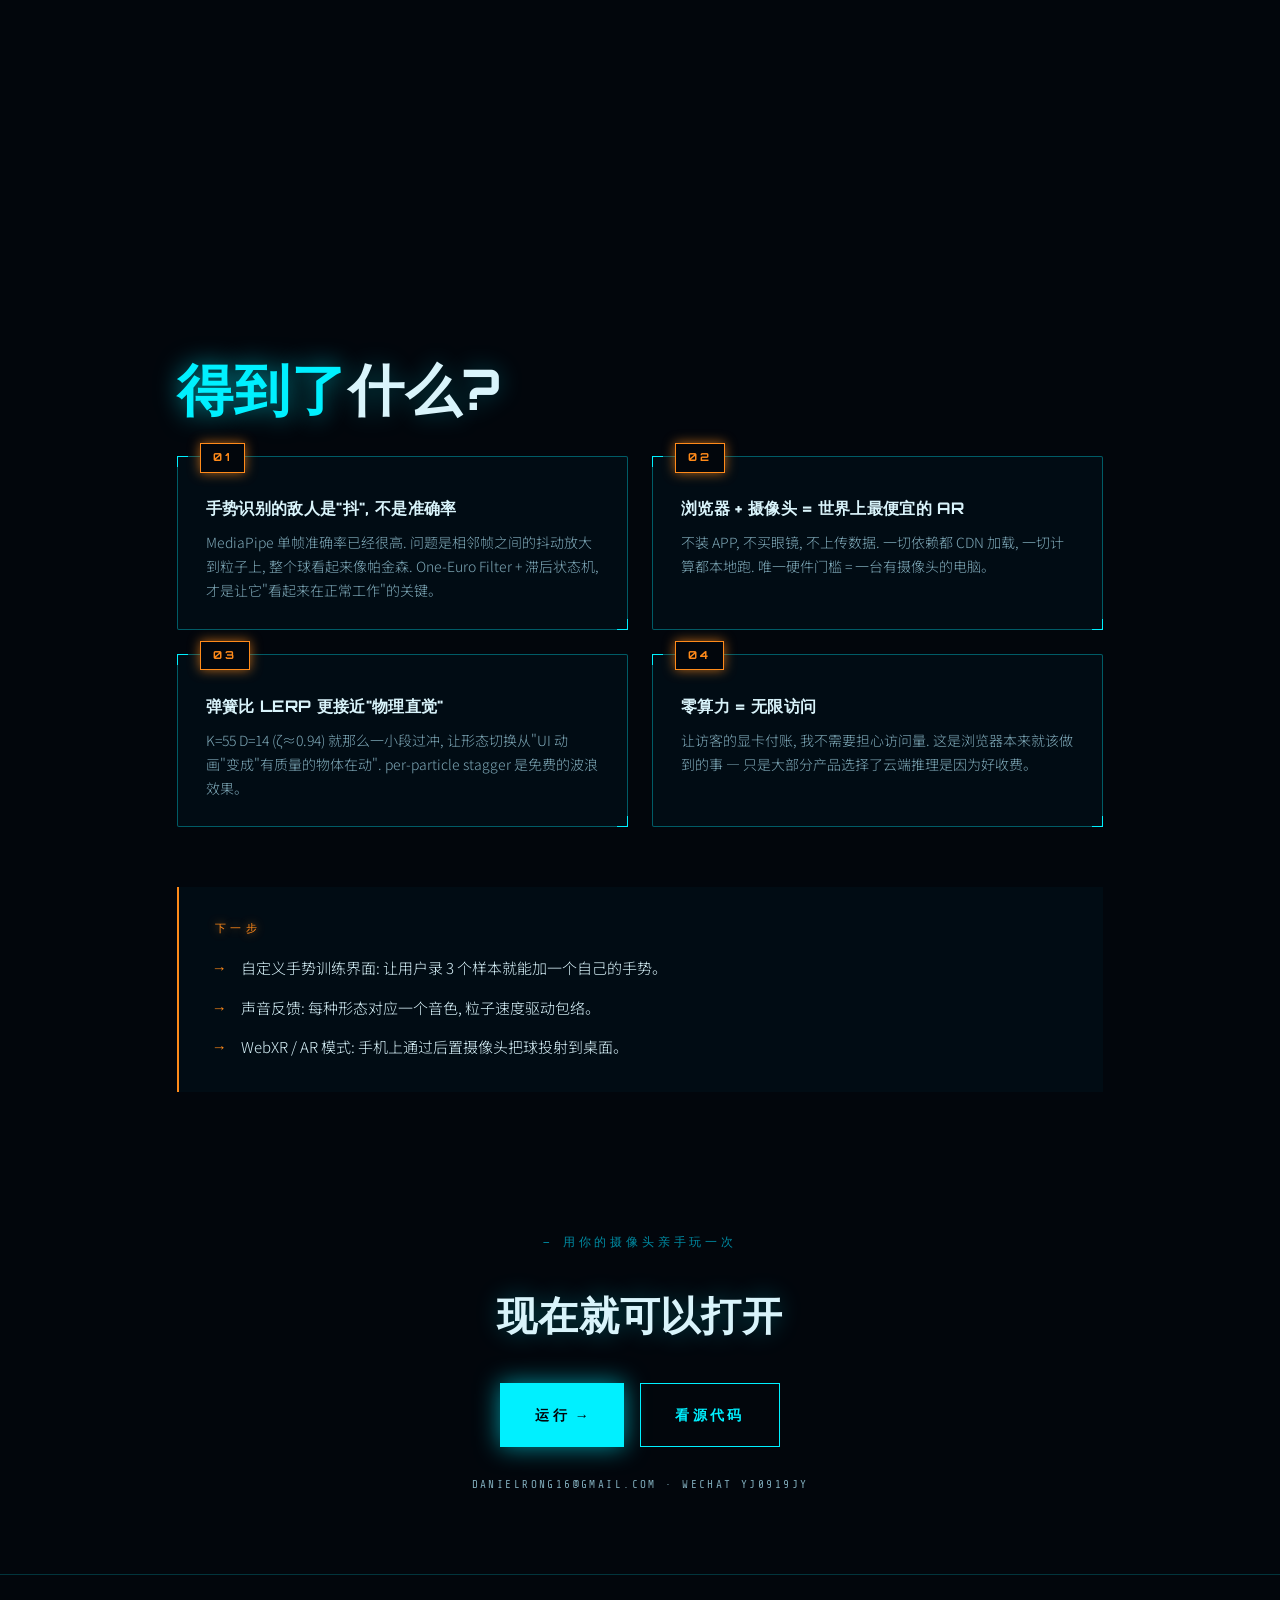
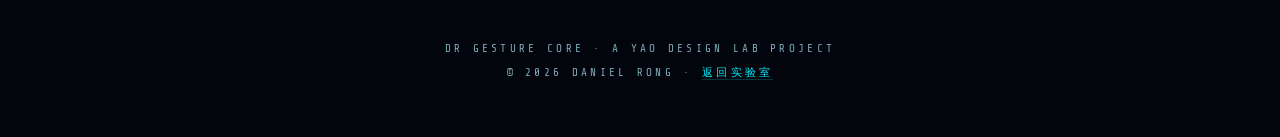
<file: projects/gesture-core.html>
<!DOCTYPE html>
<html lang="zh-CN">
<head>
<meta charset="UTF-8" />
<meta name="viewport" content="width=device-width,initial-scale=1,viewport-fit=cover" />
<title>DR Gesture Core · 让手掌抓住光 — Yao Design Lab</title>
<meta name="theme-color" content="#02060c" />

<link rel="preconnect" href="https://fonts.googleapis.com" />
<link rel="preconnect" href="https://fonts.gstatic.com" crossorigin />
<link href="https://fonts.googleapis.com/css2?family=Orbitron:wght@400;500;700;900&family=Share+Tech+Mono&family=Noto+Sans+SC:wght@300;400;500;700&family=Cormorant+Garamond:ital,wght@0,400;1,400&display=swap" rel="stylesheet" />

<style>
  /* =================================================================
     DR Gesture Core · behind — Yao Design Lab
     Sci-fi HUD aesthetic. Cyan #00f0ff + orange #ff8a1a on deep space.
     Central visual is a Fibonacci particle sphere (pure SVG dots) that
     spins + breathes with scroll. Cards on the right cycle per SPIN
     phase, matching the Whiskey on Vinyl layout the user preferred.
     ================================================================= */
  :root {
    --cyan:       #00f0ff;
    --cyan-dim:   #008ba3;
    --cyan-glow:  rgba(0, 240, 255, 0.6);
    --orange:     #ff8a1a;
    --orange-dim: #a05010;
    --orange-glow:rgba(255, 138, 26, 0.7);
    --red:        #ff3344;
    --ink-1:      #02060c;
    --ink-2:      #060f1e;
    --ink-3:      #0a1830;
    --paper:      #d9f4fb;
    --paper-dim:  #7ea9b8;
    --panel-bg:   rgba(0, 30, 45, 0.28);
    --panel-line: rgba(0, 240, 255, 0.35);
    --rule:       rgba(0, 240, 255, 0.20);

    --display:    "Orbitron", "Share Tech Mono", monospace;
    --mono:       "Share Tech Mono", "Orbitron", monospace;
    --serif-zh:   "Noto Sans SC", "PingFang SC", sans-serif;
    --serif-en:   "Cormorant Garamond", Georgia, serif;
  }

  * { box-sizing: border-box; margin: 0; padding: 0; }

  html, body {
    background: var(--ink-1);
    color: var(--paper);
    font-family: var(--serif-zh);
    font-weight: 300;
    line-height: 1.8;
    -webkit-font-smoothing: antialiased;
    text-rendering: optimizeLegibility;
  }
  body { overflow-x: clip; }
  a { color: inherit; text-decoration: none; }
  img { display: block; max-width: 100%; }
  ::selection { background: var(--cyan-dim); color: var(--ink-1); }

  /* ---------- deep space ambient (fixed layer) ---------- */
  .space-bg {
    position: fixed; inset: 0; z-index: 0;
    pointer-events: none;
    background:
      radial-gradient(ellipse 85% 55% at 18% 85%, rgba(0, 55, 140, 0.55) 0%, transparent 52%),
      radial-gradient(ellipse 60% 80% at 80% 14%, rgba(0, 100, 72, 0.42) 0%, transparent 50%),
      radial-gradient(ellipse 45% 45% at 64% 58%, rgba(40, 0, 75, 0.30) 0%, transparent 44%),
      radial-gradient(ellipse 30% 30% at 35% 25%, rgba(0, 30, 80, 0.25) 0%, transparent 40%),
      radial-gradient(ellipse at center, #060f1e 0%, #020709 65%, #000105 100%);
  }
  /* scanlines overlay */
  .scanlines {
    position: fixed; inset: 0; z-index: 2;
    pointer-events: none;
    background: repeating-linear-gradient(
      0deg,
      transparent 0 2px,
      rgba(0, 240, 255, 0.025) 2px 3px
    );
    mix-blend-mode: overlay;
  }
  /* vignette */
  .vignette {
    position: fixed; inset: 0; z-index: 3;
    pointer-events: none;
    background: radial-gradient(ellipse at center, transparent 40%, rgba(0,0,0,0.65) 100%);
  }
  /* subtle background stars — CSS box-shadow trick */
  .stars {
    position: fixed; inset: 0; z-index: 1;
    pointer-events: none;
    background-image:
      radial-gradient(1px 1px at 20% 30%, var(--cyan-glow), transparent),
      radial-gradient(1px 1px at 80% 70%, var(--cyan-glow), transparent),
      radial-gradient(1px 1px at 40% 80%, rgba(255,255,255,0.5), transparent),
      radial-gradient(1px 1px at 65% 20%, var(--cyan-glow), transparent),
      radial-gradient(1px 1px at 90% 40%, rgba(255,255,255,0.4), transparent),
      radial-gradient(1px 1px at 10% 60%, var(--cyan-glow), transparent),
      radial-gradient(2px 2px at 50% 50%, rgba(255,255,255,0.4), transparent),
      radial-gradient(1px 1px at 30% 45%, var(--cyan-glow), transparent);
    opacity: 0.6;
    animation: twinkle 6s ease-in-out infinite;
  }
  @keyframes twinkle {
    0%, 100% { opacity: 0.5; }
    50%      { opacity: 0.85; }
  }

  /* ---------- nav ---------- */
  .proj-nav {
    position: fixed; top: 0; left: 0; right: 0; z-index: 50;
    display: flex; align-items: center; justify-content: space-between;
    padding: 20px 32px;
    background: linear-gradient(180deg, rgba(2,6,12,0.82), rgba(2,6,12,0));
    backdrop-filter: blur(10px);
  }
  .back-link, .nav-brand {
    font-family: var(--mono);
    font-size: 12px;
    letter-spacing: 0.28em;
    color: var(--cyan);
    text-transform: uppercase;
    transition: color 0.25s, text-shadow 0.25s;
  }
  .back-link:hover { color: var(--paper); text-shadow: 0 0 12px var(--cyan-glow); }
  .nav-brand { color: var(--paper-dim); }

  /* ---------- intro section ---------- */
  .intro-section {
    position: relative; z-index: 5;
    max-width: 960px; margin: 0 auto;
    padding: 140px 6vw 60px;
    text-align: center;
  }
  .intro-section .eyebrow {
    font-family: var(--mono);
    font-size: 11px;
    letter-spacing: 0.4em;
    color: var(--orange);
    text-transform: uppercase;
    text-shadow: 0 0 8px var(--orange-glow);
  }
  .intro-section h1 {
    font-family: var(--display);
    font-weight: 700;
    font-size: clamp(46px, 6.4vw, 80px);
    color: var(--paper);
    line-height: 1.05;
    letter-spacing: 0.04em;
    margin-top: 20px;
    text-transform: uppercase;
    text-shadow: 0 0 32px rgba(0, 240, 255, 0.35);
  }
  .intro-section h1 em {
    font-style: normal;
    color: var(--cyan);
    text-shadow: 0 0 24px var(--cyan-glow);
  }
  .intro-section .tagline {
    margin-top: 18px;
    font-family: var(--mono);
    font-size: clamp(13px, 1.4vw, 16px);
    letter-spacing: 0.24em;
    color: var(--cyan-dim);
    text-transform: uppercase;
  }
  .intro-section p.lead {
    margin: 30px auto 0;
    font-family: var(--serif-zh);
    font-size: clamp(15px, 1.7vw, 18px);
    color: var(--paper);
    max-width: 580px; line-height: 1.8;
  }
  .intro-section .stack-tags {
    margin-top: 32px;
    display: flex; flex-wrap: wrap; justify-content: center;
    gap: 6px 12px;
    font-family: var(--mono);
    font-size: 10.5px;
    letter-spacing: 0.22em;
    color: var(--paper-dim);
    text-transform: uppercase;
  }
  .intro-section .stack-tags span {
    padding: 3px 10px;
    background: var(--panel-bg);
    border: 1px solid var(--panel-line);
    border-radius: 2px;
  }
  .intro-section .hint {
    margin-top: 40px;
    font-family: var(--mono);
    font-size: 10px; letter-spacing: 0.32em;
    color: var(--cyan-dim); text-transform: uppercase;
  }
  .intro-section .hint .arr { display: inline-block; margin-left: 10px; animation: nudge 1.8s ease-in-out infinite; }
  @keyframes nudge { 0%,100%{transform:translateY(0)} 50%{transform:translateY(4px)} }

  /* ============================================================
     SCROLL TRACK · sticky stage
     ============================================================ */
  .scroll-track { position: relative; height: 850vh; }
  .scene-stage {
    position: sticky;
    top: 0;
    height: 100vh;
    width: 100%;
    overflow: hidden;
  }

  /* ---------- particle sphere (SVG · Fibonacci distribution) ---------- */
  .sphere-wrap {
    position: absolute;
    left: 30%;
    top: 50%;
    transform: translate(-50%, -50%);
    width: min(70vh, 45vw);
    aspect-ratio: 1;
    z-index: 4;
  }
  .sphere-wrap svg {
    width: 100%; height: 100%;
    overflow: visible;
    display: block;
    animation: sphereSpin 26s linear infinite, sphereBreathe 5s ease-in-out infinite;
    filter: drop-shadow(0 0 22px var(--cyan-glow));
  }
  @keyframes sphereSpin {
    from { transform: rotateY(0deg); }
    to   { transform: rotateY(360deg); }
  }
  @keyframes sphereBreathe {
    0%, 100% { opacity: 0.85; }
    50%      { opacity: 1; }
  }
  .sphere-wrap svg circle {
    fill: var(--cyan);
  }

  /* HUD rings around the sphere */
  .hud-rings {
    position: absolute;
    left: 30%; top: 50%;
    transform: translate(-50%, -50%);
    width: min(85vh, 55vw);
    aspect-ratio: 1;
    z-index: 3;
    pointer-events: none;
  }
  .hud-rings .ring {
    position: absolute;
    left: 50%; top: 50%;
    transform: translate(-50%, -50%);
    border: 1px solid var(--panel-line);
    border-radius: 50%;
    animation: ringSpin 40s linear infinite;
  }
  .hud-rings .ring.r1 { width: 100%; height: 100%; border-color: rgba(0,240,255,0.30); }
  .hud-rings .ring.r2 { width: 78%; height: 78%; border-color: rgba(0,240,255,0.18); border-style: dashed; animation-duration: 60s; animation-direction: reverse; }
  .hud-rings .ring.r3 { width: 108%; height: 108%; border-color: rgba(255,138,26,0.24); border-style: dashed; animation-duration: 90s; }
  .hud-rings .ring.r1::before, .hud-rings .ring.r1::after {
    content: ""; position: absolute;
    width: 8px; height: 8px;
    background: var(--cyan);
    box-shadow: 0 0 10px var(--cyan-glow);
    border-radius: 50%;
  }
  .hud-rings .ring.r1::before { left: -4px; top: 50%; margin-top: -4px; }
  .hud-rings .ring.r1::after  { right: -4px; top: 50%; margin-top: -4px; }
  @keyframes ringSpin {
    from { transform: translate(-50%, -50%) rotate(0deg); }
    to   { transform: translate(-50%, -50%) rotate(360deg); }
  }

  /* crosshair */
  .crosshair {
    position: absolute;
    left: 30%; top: 50%;
    transform: translate(-50%, -50%);
    width: 40px; height: 40px;
    z-index: 5;
    pointer-events: none;
    opacity: 0.35;
  }
  .crosshair::before, .crosshair::after {
    content: ""; position: absolute;
    background: var(--cyan);
    box-shadow: 0 0 6px var(--cyan-glow);
  }
  .crosshair::before { left: 50%; top: -8px; bottom: -8px; width: 1px; margin-left: -0.5px; }
  .crosshair::after  { top: 50%; left: -8px; right: -8px; height: 1px; margin-top: -0.5px; }

  /* corner brackets on the sphere area */
  .sphere-brackets {
    position: absolute;
    left: 30%; top: 50%;
    transform: translate(-50%, -50%);
    width: min(85vh, 55vw);
    aspect-ratio: 1;
    z-index: 4;
    pointer-events: none;
  }
  .sphere-brackets .b {
    position: absolute;
    width: 24px; height: 24px;
    border-color: var(--cyan);
    border-style: solid;
    border-width: 0;
  }
  .sphere-brackets .b.tl { top: -8px; left: -8px; border-top-width: 1px; border-left-width: 1px; }
  .sphere-brackets .b.tr { top: -8px; right: -8px; border-top-width: 1px; border-right-width: 1px; }
  .sphere-brackets .b.bl { bottom: -8px; left: -8px; border-bottom-width: 1px; border-left-width: 1px; }
  .sphere-brackets .b.br { bottom: -8px; right: -8px; border-bottom-width: 1px; border-right-width: 1px; }

  /* mode readout — floats near the sphere */
  .mode-readout {
    position: absolute;
    left: 30%; top: 50%;
    transform: translate(-50%, calc(-50% + min(45vh, 30vw)));
    z-index: 6;
    display: flex; align-items: center; gap: 12px;
    padding: 6px 14px;
    background: var(--panel-bg);
    border: 1px solid var(--panel-line);
    font-family: var(--mono);
    font-size: 11px;
    letter-spacing: 0.24em;
    color: var(--cyan);
    text-transform: uppercase;
    box-shadow: 0 0 20px rgba(0, 240, 255, 0.15);
    pointer-events: none;
  }
  .mode-readout .dot {
    width: 6px; height: 6px;
    border-radius: 50%;
    background: var(--cyan);
    box-shadow: 0 0 8px var(--cyan-glow);
    animation: pulseDot 1.4s ease-in-out infinite;
  }
  @keyframes pulseDot { 0%,100% { opacity: 0.5; } 50% { opacity: 1; } }

  /* ---------- chapter cards ---------- */
  .cards-layer {
    position: absolute; inset: 0;
    pointer-events: none;
    z-index: 10;
  }
  .card {
    position: absolute;
    right: 4vw; top: 50%;
    transform: translateY(-50%) translateX(20px);
    width: clamp(380px, 42vw, 560px);
    max-height: 86vh;
    overflow-y: auto;
    padding: 26px 30px 24px;
    background: var(--panel-bg);
    border: 1px solid var(--panel-line);
    border-radius: 2px;
    backdrop-filter: blur(14px) saturate(140%);
    -webkit-backdrop-filter: blur(14px) saturate(140%);
    box-shadow:
      0 30px 60px rgba(0,0,0,0.7),
      inset 0 0 0 1px rgba(0, 240, 255, 0.05);
    opacity: 0;
    transition: opacity 0.6s ease, transform 0.6s ease;
    pointer-events: auto;
    scrollbar-width: thin;
    scrollbar-color: var(--cyan-dim) transparent;
  }
  .card::-webkit-scrollbar { width: 4px; }
  .card::-webkit-scrollbar-thumb { background: var(--cyan-dim); border-radius: 2px; }
  .card.is-in { opacity: 1; transform: translateY(-50%) translateX(0); }

  /* corner brackets on cards */
  .card::before, .card::after {
    content: ""; position: absolute;
    width: 12px; height: 12px;
    border-color: var(--cyan);
    border-style: solid;
    border-width: 0;
  }
  .card::before { top: -1px; left: -1px; border-top-width: 1px; border-left-width: 1px; }
  .card::after  { bottom: -1px; right: -1px; border-bottom-width: 1px; border-right-width: 1px; }

  .card .ver {
    font-family: var(--display);
    font-weight: 700;
    font-size: 11px;
    letter-spacing: 0.32em;
    color: var(--orange);
    text-shadow: 0 0 8px var(--orange-glow);
    margin-bottom: 4px;
  }
  .card .ev {
    font-family: var(--mono);
    font-size: 10px;
    letter-spacing: 0.36em;
    color: var(--cyan-dim);
    text-transform: uppercase;
    margin-bottom: 14px;
  }
  .card h3 {
    font-family: var(--display);
    font-weight: 700;
    font-size: clamp(24px, 2.4vw, 32px);
    line-height: 1.1;
    letter-spacing: 0.02em;
    color: var(--paper);
    margin-bottom: 16px;
    text-transform: uppercase;
    text-shadow: 0 0 20px rgba(0, 240, 255, 0.28);
  }
  .card h3 em {
    font-style: normal;
    color: var(--cyan);
  }
  .card p {
    font-family: var(--serif-zh);
    font-size: 14.5px;
    color: var(--paper);
    line-height: 1.8;
    margin-bottom: 10px;
  }
  .card p.muted { color: var(--paper-dim); font-size: 13.5px; }
  .card code, .card .kbd {
    font-family: var(--mono);
    background: rgba(0, 240, 255, 0.10);
    color: var(--cyan);
    padding: 1px 6px;
    border-radius: 2px;
    font-size: 12.5px;
    letter-spacing: 0.05em;
  }
  .card blockquote {
    margin: 14px 0 4px;
    padding: 6px 0 6px 14px;
    border-left: 1px solid var(--orange);
    font-family: var(--serif-en);
    font-style: italic;
    font-size: 14px;
    color: var(--orange);
    line-height: 1.55;
    text-shadow: 0 0 12px var(--orange-glow);
  }
  .card .metrics {
    margin-top: 14px;
    padding-top: 12px;
    border-top: 1px dashed var(--rule);
    display: grid; grid-template-columns: repeat(3, 1fr); gap: 12px;
  }
  .card .metric {
    text-align: left;
  }
  .card .metric .val {
    display: block;
    font-family: var(--display);
    font-weight: 700;
    font-size: 18px;
    color: var(--cyan);
    text-shadow: 0 0 10px var(--cyan-glow);
    line-height: 1.1;
  }
  .card .metric .lbl {
    font-family: var(--mono);
    font-size: 9px;
    letter-spacing: 0.24em;
    color: var(--paper-dim);
    text-transform: uppercase;
    margin-top: 3px;
  }

  /* progress dots at bottom center */
  .card-progress {
    position: absolute;
    left: 30%; bottom: 6%;
    transform: translateX(-50%);
    z-index: 11;
    display: flex; gap: 10px;
    opacity: 0;
    transition: opacity 0.3s;
  }
  .card-progress.show { opacity: 1; }
  .card-progress .pd {
    width: 8px; height: 8px;
    border-radius: 50%;
    background: rgba(0, 240, 255, 0.2);
    border: 1px solid rgba(0, 240, 255, 0.3);
    transition: all 0.3s;
  }
  .card-progress .pd.active {
    background: var(--cyan);
    transform: scale(1.4);
    box-shadow: 0 0 14px var(--cyan-glow);
  }

  /* ============================================================
     BELOW STAGE · lessons + cta
     ============================================================ */
  .lessons-section {
    position: relative; z-index: 4;
    max-width: 1080px;
    margin: 0 auto;
    padding: 100px 6vw 60px;
  }
  .l-eyebrow {
    font-family: var(--mono);
    font-size: 11px; letter-spacing: 0.4em;
    color: var(--orange); text-transform: uppercase;
    text-shadow: 0 0 8px var(--orange-glow);
    margin-bottom: 18px;
  }
  .l-title {
    font-family: var(--display);
    font-weight: 700;
    font-size: clamp(34px, 4.4vw, 56px);
    color: var(--paper);
    margin-bottom: 36px;
    line-height: 1.1;
    text-transform: uppercase;
    letter-spacing: 0.02em;
    text-shadow: 0 0 24px rgba(0, 240, 255, 0.28);
  }
  .l-title em { font-style: normal; color: var(--cyan); text-shadow: 0 0 24px var(--cyan-glow); }
  .lessons {
    display: grid; grid-template-columns: repeat(2, 1fr); gap: 24px;
    margin-top: 36px;
  }
  .lesson {
    position: relative;
    background: var(--panel-bg);
    border: 1px solid var(--panel-line);
    border-radius: 2px;
    padding: 32px 28px 26px;
  }
  .lesson::before, .lesson::after {
    content: ""; position: absolute;
    width: 10px; height: 10px;
    border-color: var(--cyan);
    border-style: solid;
    border-width: 0;
  }
  .lesson::before { top: -1px; left: -1px; border-top-width: 1px; border-left-width: 1px; }
  .lesson::after  { bottom: -1px; right: -1px; border-bottom-width: 1px; border-right-width: 1px; }
  .lesson .num {
    position: absolute;
    top: -14px; left: 22px;
    background: var(--ink-1);
    color: var(--orange);
    font-family: var(--display);
    font-weight: 700;
    font-size: 11px; letter-spacing: 0.28em;
    padding: 4px 12px;
    border: 1px solid var(--orange);
    box-shadow: 0 0 12px var(--orange-glow);
  }
  .lesson h4 {
    font-family: var(--display); font-weight: 700;
    font-size: 16px; color: var(--paper);
    margin: 8px 0 12px; line-height: 1.4;
    text-transform: uppercase;
    letter-spacing: 0.02em;
  }
  .lesson p {
    font-family: var(--serif-zh); font-size: 14px;
    color: var(--paper-dim); line-height: 1.7; margin: 0;
  }
  .next-block {
    margin-top: 60px;
    padding: 32px 36px;
    background: var(--panel-bg);
    border-left: 2px solid var(--orange);
  }
  .next-block ul { list-style: none; padding: 0; margin: 0; display: flex; flex-direction: column; gap: 14px; }
  .next-block li {
    position: relative; padding-left: 26px;
    font-family: var(--serif-zh); font-size: 15px;
    color: var(--paper); line-height: 1.7;
  }
  .next-block li::before {
    content: "→";
    position: absolute; left: 0; top: 1px;
    color: var(--orange); font-family: var(--mono); font-weight: 500;
  }

  .cta-block {
    position: relative; z-index: 4;
    max-width: 880px; margin: 0 auto;
    padding: 80px 6vw 80px;
    text-align: center;
  }
  .cta-eyebrow {
    font-family: var(--mono);
    font-size: 12px; letter-spacing: 0.32em;
    color: var(--cyan-dim); text-transform: uppercase;
    margin-bottom: 26px;
  }
  .cta-block h2 {
    font-family: var(--display);
    font-weight: 700;
    font-size: clamp(26px, 3.6vw, 40px);
    color: var(--paper);
    margin-bottom: 32px;
    text-transform: uppercase;
    letter-spacing: 0.02em;
    text-shadow: 0 0 24px rgba(0, 240, 255, 0.30);
  }
  .cta-twin { display: inline-flex; gap: 16px; flex-wrap: wrap; justify-content: center; }
  .cta-primary, .cta-secondary {
    display: inline-flex; align-items: center; gap: 10px;
    padding: 18px 34px;
    font-family: var(--display);
    font-weight: 700; font-size: 14px;
    letter-spacing: 0.24em;
    text-transform: uppercase;
    transition: all 0.3s ease;
    border: 1px solid;
  }
  .cta-primary {
    background: var(--cyan);
    color: var(--ink-1);
    border-color: var(--cyan);
    box-shadow: 0 0 24px var(--cyan-glow);
  }
  .cta-primary:hover { transform: translateY(-3px); box-shadow: 0 0 40px var(--cyan-glow); }
  .cta-secondary {
    background: transparent;
    color: var(--cyan);
    border-color: var(--cyan);
  }
  .cta-secondary:hover { background: rgba(0, 240, 255, 0.08); transform: translateY(-3px); }
  .cta-meta {
    margin-top: 28px;
    font-family: var(--mono);
    font-size: 11px; letter-spacing: 0.22em;
    color: var(--paper-dim);
    text-transform: uppercase;
  }

  .proj-foot {
    position: relative; z-index: 4;
    text-align: center;
    padding: 60px 5vw 50px;
    border-top: 1px solid var(--rule);
  }
  .proj-foot p {
    font-family: var(--mono);
    font-size: 11px; letter-spacing: 0.3em;
    color: var(--paper-dim); margin: 4px 0;
    text-transform: uppercase;
  }
  .proj-foot a { color: var(--cyan); border-bottom: 1px solid var(--rule); transition: color 0.2s; }
  .proj-foot a:hover { color: var(--paper); }

  /* ---------- lang switch + floating CTA ---------- */
  body.lang-en [data-lang="cn"] { display: none !important; }
  body.lang-cn [data-lang="en"] { display: none !important; }

  .lang-switch {
    position: fixed;
    right: 28px; bottom: 28px; z-index: 200;
    display: inline-flex; align-items: center; gap: 14px;
    padding: 12px 22px;
    background: var(--panel-bg);
    border: 1px solid var(--panel-line);
    backdrop-filter: blur(12px);
    font-family: var(--mono);
    font-size: 12px; letter-spacing: 0.24em; line-height: 1;
    box-shadow: 0 0 24px rgba(0, 240, 255, 0.15);
    text-transform: uppercase;
  }
  .lang-switch button {
    background: transparent; border: 0;
    color: var(--paper-dim);
    font: inherit; letter-spacing: inherit;
    padding: 4px 6px; cursor: pointer;
    transition: color 0.2s;
  }
  .lang-switch button:hover { color: var(--paper); }
  .lang-switch button.active { color: var(--cyan); text-shadow: 0 0 10px var(--cyan-glow); }
  .lang-switch .lang-divider { color: rgba(0, 240, 255, 0.25); }

  .cta-float {
    position: fixed;
    left: 28px; bottom: 28px; z-index: 200;
    display: inline-flex; align-items: center; gap: 10px;
    padding: 14px 24px;
    background: var(--cyan);
    color: var(--ink-1);
    font-family: var(--display); font-weight: 700;
    font-size: 12px; letter-spacing: 0.24em;
    border: 1px solid var(--cyan);
    box-shadow: 0 0 24px var(--cyan-glow);
    transition: all 0.3s;
    text-transform: uppercase;
  }
  .cta-float:hover { transform: translateY(-3px); box-shadow: 0 0 40px var(--cyan-glow); }
  .cta-float .arrow { transition: transform 0.3s; }
  .cta-float:hover .arrow { transform: translateX(4px); }

  .reveal { opacity: 0; transform: translateY(20px); transition: opacity 0.9s, transform 0.9s; }
  .reveal.is-in { opacity: 1; transform: none; }

  /* ---------- responsive ---------- */
  @media (max-width: 720px) {
    .scroll-track { height: auto; }
    .scene-stage { position: relative; height: auto; padding: 60px 0; min-height: 60vh; }
    .sphere-wrap, .hud-rings, .sphere-brackets, .crosshair, .mode-readout {
      position: relative; left: auto; top: auto; transform: none; margin: 20px auto;
    }
    .cards-layer { position: relative; padding: 30px 5vw; }
    .card {
      position: relative !important; opacity: 1;
      top: auto; right: auto !important; left: auto !important;
      transform: none !important; width: 100%; margin: 16px 0;
      max-height: none;
    }
    .card-progress { display: none; }
    .lessons { grid-template-columns: 1fr; }
    .lang-switch { right: 14px; bottom: 14px; padding: 9px 16px; font-size: 11px; gap: 10px; }
    .cta-float   { left:  14px; bottom: 14px; padding: 11px 18px; font-size: 11px; }
  }
</style>
</head>

<body class="lang-cn">

<div class="space-bg"></div>
<div class="stars"></div>
<div class="scanlines"></div>
<div class="vignette"></div>

<header class="proj-nav">
  <a href="../" class="back-link">← BACK TO LAB</a>
  <span class="nav-brand">DR · Gesture Core · behind</span>
</header>

<section class="intro-section">
  <p class="eyebrow"><span data-lang="cn">起点 · 让手掌抓住光</span><span data-lang="en">CHAPTER 01 · HANDS ON LIGHT</span></p>
  <h1>
    <span data-lang="cn">让手掌<br/><em>抓住光</em></span>
    <span data-lang="en">Let hands<br/><em>catch the light</em></span>
  </h1>
  <p class="tagline">browser-local · webcam-driven · zero backend</p>
  <p class="lead">
    <span data-lang="cn">想做的是: 不装 APP, 不上传数据, 不需要任何硬件 — 打开浏览器摄像头, 就能"用手就能成为钢铁侠"。</span>
    <span data-lang="en">The goal: no app to install, no data upload, no hardware to buy — open your browser, aim your webcam, and "become Iron Man with your hands."</span>
  </p>
  <div class="stack-tags">
    <span>Three.js r160</span>
    <span>MediaPipe</span>
    <span>GLSL</span>
    <span>WebGL</span>
    <span>One-Euro Filter</span>
    <span>UnrealBloom</span>
  </div>
</section>


<!-- ===================== sticky stage ===================== -->
<div class="scroll-track" id="scrollTrack">
  <div class="scene-stage">

    <!-- HUD rings surround the sphere -->
    <div class="hud-rings">
      <div class="ring r3"></div>
      <div class="ring r1"></div>
      <div class="ring r2"></div>
    </div>
    <div class="sphere-brackets">
      <div class="b tl"></div><div class="b tr"></div>
      <div class="b bl"></div><div class="b br"></div>
    </div>
    <div class="crosshair"></div>

    <!-- particle sphere · Fibonacci distribution generated by JS at load -->
    <div class="sphere-wrap">
      <svg id="sphereSvg" viewBox="-1 -1 2 2" preserveAspectRatio="xMidYMid meet"></svg>
    </div>

    <!-- mode readout (like the real product's HUD) -->
    <div class="mode-readout">
      <span class="dot"></span>
      <span id="modeName">SPHERE</span>
    </div>

    <!-- chapter cards (overlay on the right) -->
    <div class="cards-layer">

      <article class="card" data-i="0">
        <p class="ver">v1.0.0 · 2026.02</p>
        <p class="ev">01 · <span data-lang="cn">起点 · 手势 + 粒子的第一次相遇</span><span data-lang="en">01 · hands meet particles</span></p>
        <h3>
          <span data-lang="cn"><em>9000</em> 颗粒子<br/>Fibonacci 球面</span>
          <span data-lang="en"><em>9000</em> particles on<br/>a Fibonacci sphere</span>
        </h3>
        <p>
          <span data-lang="cn">浏览器里能不能一边跑 MediaPipe 实时手部识别, 一边渲染 9000 颗粒子, 而且不掉帧?</span>
          <span data-lang="en">Can a browser run MediaPipe hand tracking in one thread and render 9,000 particles in another — without dropping frames?</span>
        </p>
        <p class="muted">
          <span data-lang="cn">粒子用 Fibonacci 球面分布 (最均匀的球面点集), <code>THREE.Points</code> + 自定义 GLSL. MediaPipe HandLandmarker VIDEO 模式, 最多 2 手. 结果 — 稳定 60fps。</span>
          <span data-lang="en">Fibonacci sphere distribution (most-uniform point set on a sphere), <code>THREE.Points</code> + custom GLSL. MediaPipe HandLandmarker in VIDEO mode, max 2 hands. Result — steady 60fps.</span>
        </p>
        <div class="metrics">
          <div class="metric"><span class="val">9K</span><span class="lbl">particles</span></div>
          <div class="metric"><span class="val">60</span><span class="lbl">fps target</span></div>
          <div class="metric"><span class="val">2</span><span class="lbl">hands max</span></div>
        </div>
      </article>

      <article class="card" data-i="1">
        <p class="ver">v1.1.0</p>
        <p class="ev">02 · <span data-lang="cn">从单形态到多几何</span><span data-lang="en">02 · one shape to six</span></p>
        <h3>
          <span data-lang="cn">六种形态<br/><em>SPHERE → NOVA</em></span>
          <span data-lang="en">Six modes:<br/><em>SPHERE → NOVA</em></span>
        </h3>
        <p>
          <span data-lang="cn">单一球形太安静. 加了 5 种 GLSL 几何函数: <code>DORMANT / VORTEX / PULSE / STORM / NOVA</code>, 每种对应一个手势. 用链式 <code>smoothstep</code> 在几何之间连续插值。</span>
          <span data-lang="en">A single sphere was too quiet. Added five GLSL geometry functions — <code>DORMANT / VORTEX / PULSE / STORM / NOVA</code> — one per gesture. Chained <code>smoothstep</code> blends between them.</span>
        </p>
        <p class="muted">
          <span data-lang="cn">颜色也随 <code>vMode</code> 走 6 段渐变. 每种形态有自己的色相 — SPHERE 冷蓝, NOVA 灼橙.</span>
          <span data-lang="en">Colour follows <code>vMode</code> across a 6-stop gradient — cold blue for SPHERE, blazing orange for NOVA.</span>
        </p>
        <div class="metrics">
          <div class="metric"><span class="val">6</span><span class="lbl">modes</span></div>
          <div class="metric"><span class="val">GLSL</span><span class="lbl">on GPU</span></div>
          <div class="metric"><span class="val">1:1</span><span class="lbl">gesture map</span></div>
        </div>
      </article>

      <article class="card" data-i="2">
        <p class="ver">v1.2.0</p>
        <p class="ev">03 · <span data-lang="cn">全息视觉系统</span><span data-lang="en">03 · the visual system</span></p>
        <h3>
          <span data-lang="cn">把它<br/>放进<em>深空</em></span>
          <span data-lang="en">Put it<br/>in <em>deep space</em></span>
        </h3>
        <p>
          <span data-lang="cn">粒子球单独漂着太薄. 加了背景层: FBM 星云天空球 (4 层噪声), 1200 颗独立闪烁的背景星 (色温 蓝白→暖白), 3 条缓慢公转的轨道弧, 6500 颗独立自转的外壳粒子.</span>
          <span data-lang="en">The core sphere alone read as thin. Layered in a backdrop: an FBM nebula skysphere (4 octaves of noise), 1,200 independent-twinkle background stars (blue-white → warm-white temperature range), 3 slowly-orbiting arcs, 6,500 outer-shell particles with their own spin.</span>
        </p>
        <p class="muted">
          <span data-lang="cn">后处理管线: EffectComposer → UnrealBloomPass → 径向色差 ShaderPass → OutputPass. 亮部有光晕, 边缘有 RGB 分离, 像素级的电影感。</span>
          <span data-lang="en">Post-processing stack: EffectComposer → UnrealBloomPass → radial-chromatic-aberration ShaderPass → OutputPass. Highlights bloom, edges get an RGB split — pixel-level cinematic.</span>
        </p>
        <div class="metrics">
          <div class="metric"><span class="val">1200</span><span class="lbl">bg stars</span></div>
          <div class="metric"><span class="val">6500</span><span class="lbl">shell dots</span></div>
          <div class="metric"><span class="val">4</span><span class="lbl">post passes</span></div>
        </div>
      </article>

      <article class="card" data-i="3">
        <p class="ver">v1.3 → v1.5</p>
        <p class="ev">04 · <span data-lang="cn">最难的一段 · 让识别不抖</span><span data-lang="en">04 · the hard part · stop the jitter</span></p>
        <h3>
          <span data-lang="cn">敌人不是准确率<br/>是<em>"抖"</em></span>
          <span data-lang="en">The enemy isn't accuracy —<br/>it's <em>jitter</em></span>
        </h3>
        <p>
          <span data-lang="cn">MediaPipe 原始 landmarks 每帧都在轻微抖动. 直接映射到粒子上, 球看起来像帕金森. 花了三个版本处理这个:</span>
          <span data-lang="en">Raw MediaPipe landmarks jitter every frame. Piping them straight into the particles made the sphere look like it had Parkinson's. Three versions of work went into fixing this:</span>
        </p>
        <p class="muted">
          <span data-lang="cn">One-Euro Filter (<code>minCutoff=2.5</code>, <code>β=0.15</code>) per landmark, 左右手独立滤波状态; 三关节卷曲分数 (MCP+PIP+DIP 加权); per-finger 迟滞状态机; 防抖手势状态机 (candidate → stable 需要 <code>GESTURE_ENTER_MS</code>); 速度守卫 (手速 &gt; 0.65 时追加 180ms 惩罚延迟)。</span>
          <span data-lang="en">One-Euro Filter (<code>minCutoff=2.5</code>, <code>β=0.15</code>) per landmark, separate filter banks per handedness; three-joint curl score (MCP + PIP + DIP weighted); per-finger hysteresis state machine; debouncing gesture state machine (candidate → stable requires <code>GESTURE_ENTER_MS</code>); speed guard (an extra 180ms penalty when hand speed &gt; 0.65).</span>
        </p>
        <blockquote>Every layer I added made the sphere feel more like a real object.</blockquote>
        <div class="metrics">
          <div class="metric"><span class="val">2.5</span><span class="lbl">minCutoff</span></div>
          <div class="metric"><span class="val">0.15</span><span class="lbl">β</span></div>
          <div class="metric"><span class="val">180ms</span><span class="lbl">speed guard</span></div>
        </div>
      </article>

      <article class="card" data-i="4">
        <p class="ver">v2.0.0</p>
        <p class="ev">05 · <span data-lang="cn">LOCK 模式 · 定格再调</span><span data-lang="en">05 · LOCK · freeze &amp; tune</span></p>
        <h3>
          <span data-lang="cn">冻结形态<br/><em>拿在手上转</em></span>
          <span data-lang="en">Freeze the form,<br/><em>hold it in your hand</em></span>
        </h3>
        <p>
          <span data-lang="cn">测试的时候发现一个问题: 想仔细观察某个形态, 但手一动它就变了. 加了 LOCK 模式 — 双手全开 130ms 触发, 冻结形态和 openness. 锁定后 scale 仍然响应 (单手张合或双手距离), 方位继续跟随. 想看清楚就锁一下。</span>
          <span data-lang="en">Testing revealed a problem: I wanted to inspect a specific mode, but every hand movement kept transforming it. Added LOCK mode — trigger with both hands fully open for 130ms. It freezes mode + openness, but scale still responds (single-hand pinch or two-hand distance), and rotation keeps following. Lock it when you want a proper look.</span>
        </p>
        <p class="muted">
          <span data-lang="cn"><code>lockFlash</code> 2 秒 UI 提示 (LOCK: ON / OFF), <code>.mode-tag.locked</code> CSS 动画 (青蓝脉冲边框)。</span>
          <span data-lang="en"><code>lockFlash</code> shows a 2-second UI hint (LOCK: ON / OFF); <code>.mode-tag.locked</code> gets a pulsing cyan border.</span>
        </p>
        <div class="metrics">
          <div class="metric"><span class="val">130ms</span><span class="lbl">trigger</span></div>
          <div class="metric"><span class="val">TWO_OPEN</span><span class="lbl">gesture</span></div>
          <div class="metric"><span class="val">2s</span><span class="lbl">ui hint</span></div>
        </div>
      </article>

      <article class="card" data-i="5">
        <p class="ver">v2.1.0</p>
        <p class="ev">06 · <span data-lang="cn">从"硬切"到"涌动"</span><span data-lang="en">06 · from switch to swell</span></p>
        <h3>
          <span data-lang="cn">K=<em>55</em> · D=<em>14</em><br/>弹簧阻尼</span>
          <span data-lang="en">K=<em>55</em> · D=<em>14</em><br/>spring dampers</span>
        </h3>
        <p>
          <span data-lang="cn">最初形态切换用 <code>lerp</code>, 匀速插值 — 生硬得像 PPT 过场. 改成 K=55 / D=14 弹簧阻尼 (ζ≈0.94, 轻微欠阻尼), 加上 per-particle stagger (<code>aRandom.z</code> 偏移 ±0.15 mode 单位) 让粒子波浪式过渡. 视觉上, 从"切换"变成了"涌动"。</span>
          <span data-lang="en">Originally mode transitions used <code>lerp</code> — constant-velocity, felt like a slide transition. Replaced with K=55 / D=14 spring dampers (ζ≈0.94, slightly under-damped), plus per-particle stagger (<code>aRandom.z</code> offset ±0.15 in mode units) so particles surge through the transition in waves. Visually: no longer a "switch," now a "swell."</span>
        </p>
        <p class="muted">
          <span data-lang="cn"><code>uModeVel</code> uniform 透传到 vertex shader, 转场期间叠加 churn noise displacement. 湍流量 <code>transBoost</code> 也跟弹簧速度挂钩 — 越快切换越剧烈。</span>
          <span data-lang="en"><code>uModeVel</code> uniform is piped into the vertex shader; a churn-noise displacement kicks in during transitions. Turbulence <code>transBoost</code> is tied to spring velocity — faster switches, wilder churn.</span>
        </p>
        <blockquote>Springs feel physical. Lerps feel like PowerPoint.</blockquote>
      </article>

      <article class="card" data-i="6">
        <p class="ver">v2.2.0</p>
        <p class="ev">07 · <span data-lang="cn">手指识别重构</span><span data-lang="en">07 · finger recognition v2</span></p>
        <h3>
          <span data-lang="cn">双重确认<br/>消除<em>假阳性</em></span>
          <span data-lang="en">Dual-check<br/>kills <em>false positives</em></span>
        </h3>
        <p>
          <span data-lang="cn">最初用手腕做基点算手指角度 — 透视变形让假阳性满天飞: 手一转, 明明没伸的手指也判成"伸出". 重构:</span>
          <span data-lang="en">First implementation used the wrist as a base point for finger-angle calculation — perspective distortion produced false-positives everywhere: rotate the hand and closed fingers registered as "extended." Refactored:</span>
        </p>
        <p class="muted">
          <span data-lang="cn">移除 MCP 角度. 新增 <code>fingerExtendedProj</code>: 指尖投影到手掌轴 (旋转无关, 尺度归一化). 伸出判定: <code>角度 ≥ 2.40</code> 且 <code>投影 ≥ 0.30</code> (双重确认); 收回: <code>角度 &lt; 1.65</code> 或 <code>投影 &lt; 0.02</code> (任一触发). FIST 阈值收紧 <code>openness &lt; 0.22</code>。</span>
          <span data-lang="en">Dropped MCP angle entirely. Added <code>fingerExtendedProj</code> — fingertip projected onto the palm axis (rotation-invariant, scale-normalized). Extended = <code>angle ≥ 2.40</code> AND <code>projection ≥ 0.30</code> (both required); retracted = <code>angle &lt; 1.65</code> OR <code>projection &lt; 0.02</code> (either fires). FIST threshold tightened to <code>openness &lt; 0.22</code>.</span>
        </p>
        <div class="metrics">
          <div class="metric"><span class="val">2.40</span><span class="lbl">angle in</span></div>
          <div class="metric"><span class="val">0.30</span><span class="lbl">proj in</span></div>
          <div class="metric"><span class="val">0.22</span><span class="lbl">fist ε</span></div>
        </div>
      </article>

      <article class="card" data-i="7">
        <p class="ver">v2.3.0</p>
        <p class="ev">08 · <span data-lang="cn">部署 · 零算力全球可用</span><span data-lang="en">08 · shipped · zero-cost global</span></p>
        <h3>
          <span data-lang="cn">让访客的显卡<br/><em>付账</em></span>
          <span data-lang="en">Let the visitor's GPU<br/><em>foot the bill</em></span>
        </h3>
        <p>
          <span data-lang="cn">部署到 GitHub Pages. 所有推理 (MediaPipe + Three.js + 后处理) 在访客设备本地跑 — 服务器只发静态文件, 计算成本 = 0. 想让多少人用就让多少人用。</span>
          <span data-lang="en">Deployed to GitHub Pages. All inference (MediaPipe + Three.js + post-processing) runs on the visitor's device — the server ships static files only, compute cost = 0. Scales to any number of users.</span>
        </p>
        <p class="muted">
          <span data-lang="cn">本地开发用 LaunchAgent 自动启 Python http.server (登录即运行, KeepAlive). 我的 Mac 一开机就是一台开发机。</span>
          <span data-lang="en">Local dev is auto-managed by a LaunchAgent running Python's http.server (login-triggered, KeepAlive). My Mac boots straight into a dev environment.</span>
        </p>
        <blockquote>Zero-cost + open-source + no login = the way the browser was supposed to work.</blockquote>
      </article>

    </div>

    <div class="card-progress" id="cardProgress">
      <div class="pd active"></div><div class="pd"></div><div class="pd"></div><div class="pd"></div>
      <div class="pd"></div><div class="pd"></div><div class="pd"></div><div class="pd"></div>
    </div>

  </div>
</div>


<!-- ===================== below-stage flow ===================== -->
<section class="lessons-section reveal">
  <h2 class="l-title">
    <span data-lang="cn"><em>得到了</em>什么?</span>
    <span data-lang="en">What was <em>gained</em>?</span>
  </h2>

  <div class="lessons">
    <article class="lesson">
      <span class="num">01</span>
      <h4>
        <span data-lang="cn">手势识别的敌人是"抖", 不是准确率</span>
        <span data-lang="en">Gesture recognition's real enemy is jitter, not accuracy</span>
      </h4>
      <p>
        <span data-lang="cn">MediaPipe 单帧准确率已经很高. 问题是相邻帧之间的抖动放大到粒子上, 整个球看起来像帕金森. One-Euro Filter + 滞后状态机, 才是让它"看起来在正常工作"的关键。</span>
        <span data-lang="en">MediaPipe's per-frame accuracy is fine. The problem is frame-to-frame noise amplified into the particles — makes the whole sphere look diseased. One-Euro Filter + hysteresis state machines are what makes it look "normal."</span>
      </p>
    </article>

    <article class="lesson">
      <span class="num">02</span>
      <h4>
        <span data-lang="cn">浏览器 + 摄像头 = 世界上最便宜的 AR</span>
        <span data-lang="en">Browser + webcam = the world's cheapest AR</span>
      </h4>
      <p>
        <span data-lang="cn">不装 APP, 不买眼镜, 不上传数据. 一切依赖都 CDN 加载, 一切计算都本地跑. 唯一硬件门槛 = 一台有摄像头的电脑。</span>
        <span data-lang="en">No app install, no headset, no cloud upload. Every dependency loads from CDN, every computation runs locally. Hardware floor = one webcam-equipped device.</span>
      </p>
    </article>

    <article class="lesson">
      <span class="num">03</span>
      <h4>
        <span data-lang="cn">弹簧比 lerp 更接近"物理直觉"</span>
        <span data-lang="en">Springs read as physical, lerps read as PowerPoint</span>
      </h4>
      <p>
        <span data-lang="cn">K=55 D=14 (ζ≈0.94) 就那么一小段过冲, 让形态切换从"UI 动画"变成"有质量的物体在动". per-particle stagger 是免费的波浪效果。</span>
        <span data-lang="en">K=55 D=14 (ζ≈0.94) gives that little overshoot that makes a mode transition read as "a mass in motion" instead of "an interpolation." The per-particle stagger is a free wave.</span>
      </p>
    </article>

    <article class="lesson">
      <span class="num">04</span>
      <h4>
        <span data-lang="cn">零算力 = 无限访问</span>
        <span data-lang="en">Zero server compute = unlimited reach</span>
      </h4>
      <p>
        <span data-lang="cn">让访客的显卡付账, 我不需要担心访问量. 这是浏览器本来就该做到的事 — 只是大部分产品选择了云端推理是因为好收费。</span>
        <span data-lang="en">When the visitor's GPU pays for compute, traffic is free. This is what the browser was designed for — most products just chose cloud inference because it's easier to monetise.</span>
      </p>
    </article>
  </div>

  <div class="next-block">
    <p class="l-eyebrow" style="margin-bottom: 16px;">
      <span data-lang="cn">下一步</span>
      <span data-lang="en">NEXT</span>
    </p>
    <ul>
      <li><span data-lang="cn">自定义手势训练界面: 让用户录 3 个样本就能加一个自己的手势。</span><span data-lang="en">Custom-gesture trainer: record 3 samples to add your own gesture.</span></li>
      <li><span data-lang="cn">声音反馈: 每种形态对应一个音色, 粒子速度驱动包络。</span><span data-lang="en">Audio feedback: each mode gets a timbre, particle velocity drives the envelope.</span></li>
      <li><span data-lang="cn">WebXR / AR 模式: 手机上通过后置摄像头把球投射到桌面。</span><span data-lang="en">WebXR / AR mode: phone rear-cam projects the sphere onto a table.</span></li>
    </ul>
  </div>
</section>

<section class="cta-block">
  <p class="cta-eyebrow">— <span data-lang="cn">用你的摄像头亲手玩一次</span><span data-lang="en">try it with your own webcam</span></p>
  <h2><span data-lang="cn">现在就可以打开</span><span data-lang="en">It's live right now</span></h2>
  <div class="cta-twin">
    <a class="cta-primary" href="https://dr-16.github.io/gesture-particles/" target="_blank" rel="noopener">
      <span data-lang="cn">运行 →</span>
      <span data-lang="en">launch →</span>
    </a>
    <a class="cta-secondary" href="https://github.com/DR-16/gesture-particles" target="_blank" rel="noopener">
      <span data-lang="cn">看源代码</span>
      <span data-lang="en">source</span>
    </a>
  </div>
  <p class="cta-meta">danielrong16@gmail.com · WeChat yj0919jy</p>
</section>

<footer class="proj-foot">
  <p>DR Gesture Core · a Yao Design Lab project</p>
  <p>© 2026 Daniel Rong · <a href="../"><span data-lang="cn">返回实验室</span><span data-lang="en">back to lab</span></a></p>
</footer>

<a class="cta-float" href="https://dr-16.github.io/gesture-particles/" target="_blank" rel="noopener">
  <span data-lang="cn">运行</span>
  <span data-lang="en">launch</span>
  <span class="arrow">→</span>
</a>

<div class="lang-switch" id="langSwitch" aria-label="Language switch">
  <button type="button" data-set-lang="en">EN</button>
  <span class="lang-divider">/</span>
  <button type="button" data-set-lang="cn" class="active">中文</button>
</div>

<script>
  /* --------- draw the Fibonacci sphere ONCE at load --------- */
  (function () {
    const svg = document.getElementById('sphereSvg');
    if (!svg) return;
    const N = 320;              // dots — kept modest for CSS-only render
    const PHI = Math.PI * (3 - Math.sqrt(5));
    const nsUri = 'http://www.w3.org/2000/svg';
    for (let i = 0; i < N; i++) {
      const y = 1 - (i / (N - 1)) * 2;
      const r = Math.sqrt(1 - y * y);
      const theta = PHI * i;
      const x = Math.cos(theta) * r;
      const z = Math.sin(theta) * r;
      /* project to 2D (skip Z, but use it for depth-based size + opacity) */
      const depth = (z + 1) / 2;                     // 0 (far) → 1 (near)
      const dot = document.createElementNS(nsUri, 'circle');
      dot.setAttribute('cx', x.toFixed(4));
      dot.setAttribute('cy', y.toFixed(4));
      dot.setAttribute('r',  (0.010 + depth * 0.014).toFixed(4));
      dot.setAttribute('opacity', (0.28 + depth * 0.62).toFixed(3));
      svg.appendChild(dot);
    }
  })();

  /* --------- language toggle (shared ydl-lang) --------- */
  (function () {
    const LANG_KEY = 'ydl-lang';
    function setLang(lang) {
      if (lang !== 'en' && lang !== 'cn') lang = 'cn';
      document.body.classList.remove('lang-en', 'lang-cn');
      document.body.classList.add('lang-' + lang);
      document.documentElement.lang = (lang === 'cn') ? 'zh-CN' : 'en';
      document.querySelectorAll('.lang-switch button[data-set-lang]').forEach((b) => {
        b.classList.toggle('active', b.dataset.setLang === lang);
      });
      try { localStorage.setItem(LANG_KEY, lang); } catch {}
    }
    document.querySelectorAll('.lang-switch button[data-set-lang]').forEach((b) => {
      b.addEventListener('click', () => setLang(b.dataset.setLang));
    });
    try { const s = localStorage.getItem(LANG_KEY); if (s) setLang(s); } catch {}
  })();

  /* --------- reveal observer --------- */
  (function () {
    const ts = document.querySelectorAll('.reveal');
    if (!('IntersectionObserver' in window)) { ts.forEach(el => el.classList.add('is-in')); return; }
    const io = new IntersectionObserver((es) => {
      es.forEach(e => { if (e.isIntersecting) { e.target.classList.add('is-in'); io.unobserve(e.target); }});
    }, { threshold: 0.02, rootMargin: '0px 0px 20% 0px' });
    ts.forEach(el => io.observe(el));
  })();

  /* --------- scroll-driven card cycling · progress dots · mode readout --------- */
  (function () {
    const track    = document.getElementById('scrollTrack');
    const cards    = document.querySelectorAll('.card');
    const progress = document.getElementById('cardProgress');
    const dots     = progress.querySelectorAll('.pd');
    const modeName = document.getElementById('modeName');
    if (!track) return;

    const MODE_LABELS = [
      'DORMANT', 'SPHERE', 'VORTEX', 'PULSE',
      'STORM',   'NOVA',   'LOCK',   'READY'
    ];
    const SPIN_START = 0.05, SPIN_END = 0.94;
    let lastIdx = -1;

    function onScroll() {
      const rect = track.getBoundingClientRect();
      const total = rect.height - window.innerHeight;
      const t = Math.max(0, Math.min(1, -rect.top / total));

      if (t >= SPIN_START && t <= SPIN_END) {
        progress.classList.add('show');
        const inT = (t - SPIN_START) / (SPIN_END - SPIN_START);
        const idx = Math.min(cards.length - 1, Math.floor(inT * cards.length));
        if (idx !== lastIdx) {
          cards.forEach((c, i) => c.classList.toggle('is-in', i === idx));
          dots.forEach((d, i) => d.classList.toggle('active', i === idx));
          if (modeName) modeName.textContent = MODE_LABELS[idx] || 'SPHERE';
          lastIdx = idx;
        }
      } else {
        progress.classList.remove('show');
        if (t < SPIN_START) {
          cards.forEach(c => c.classList.remove('is-in'));
          lastIdx = -1;
          if (modeName) modeName.textContent = 'SPHERE';
        }
        if (t > SPIN_END) {
          cards.forEach((c, i) => c.classList.toggle('is-in', i === cards.length - 1));
        }
      }
    }

    window.addEventListener('scroll', onScroll, { passive: true });
    window.addEventListener('resize', onScroll);
    onScroll();
  })();
</script>

</body>
</html>
</file>
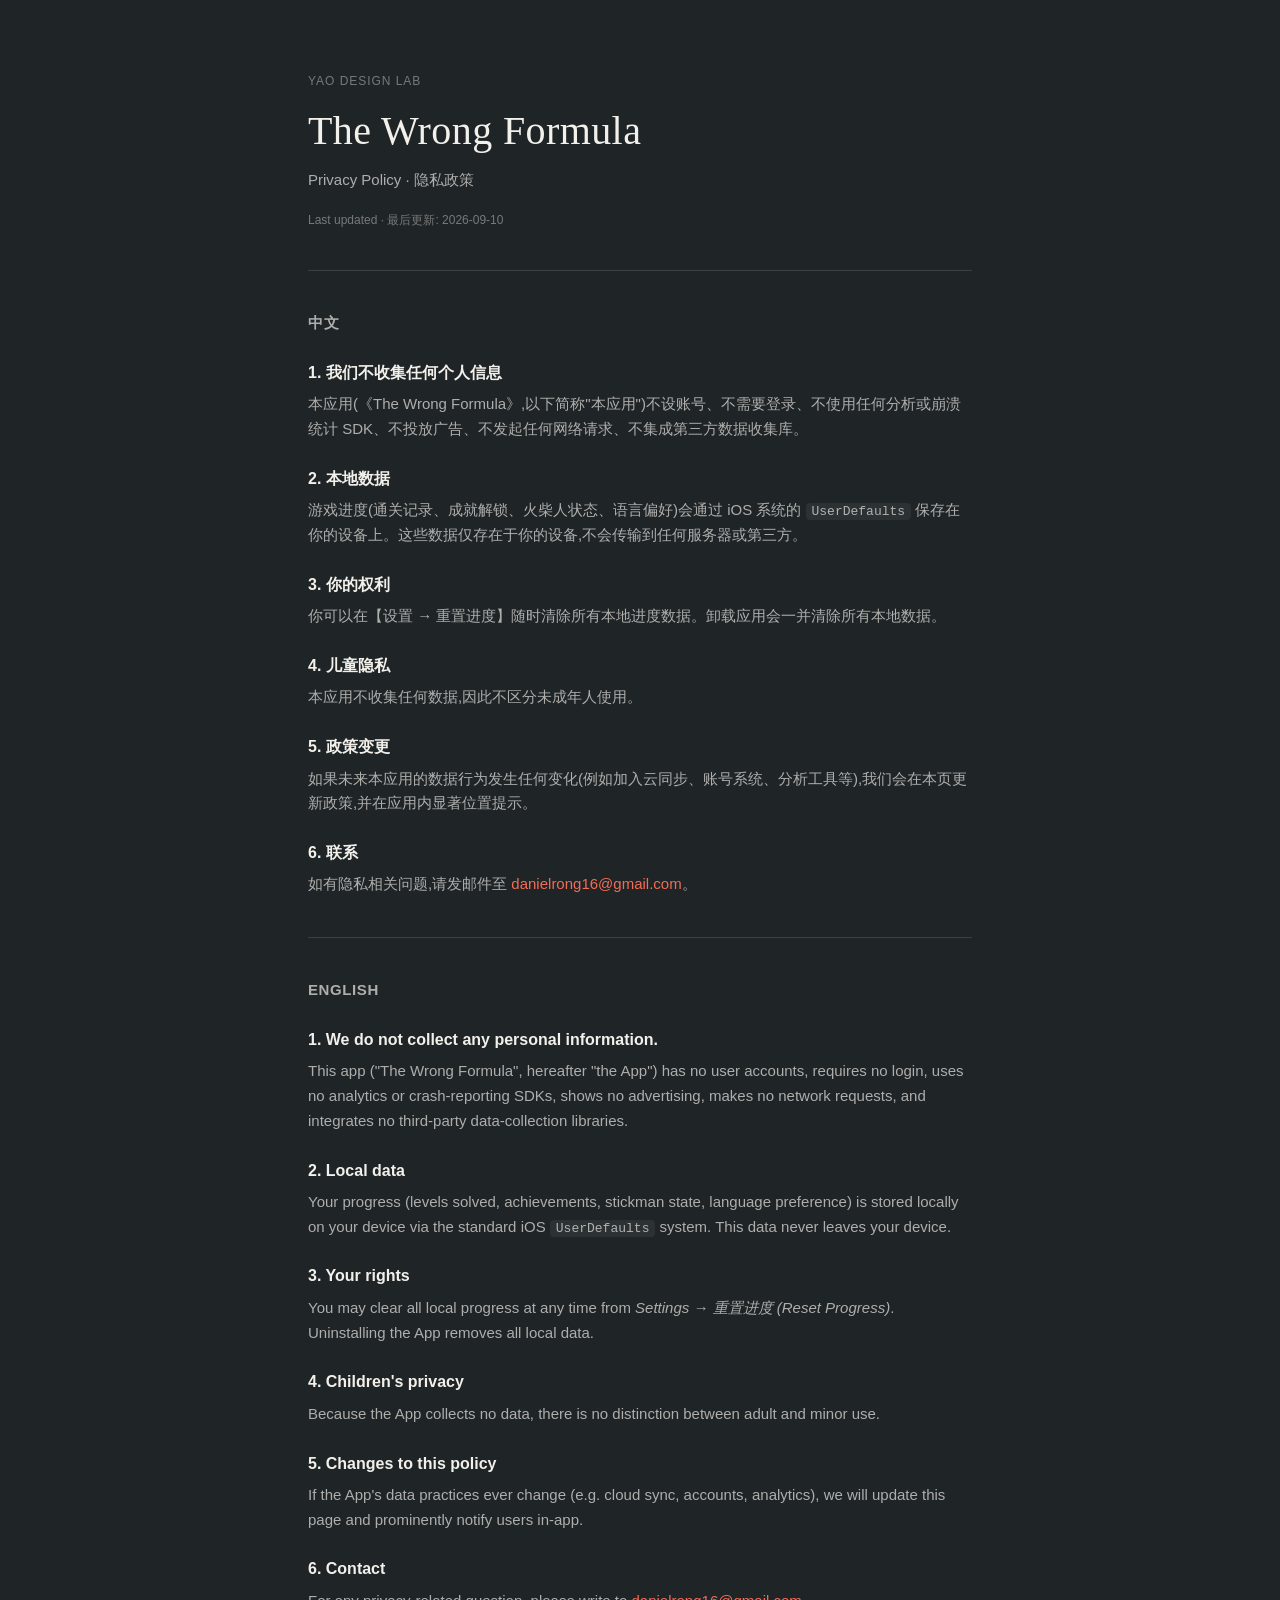
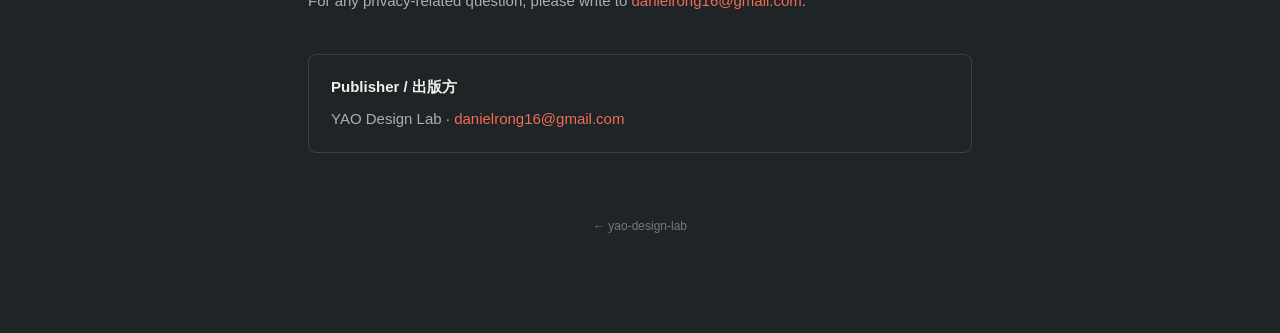
<file: projects/wrong-formula-privacy.html>
<!doctype html>
<html lang="zh-CN">
<head>
<meta charset="utf-8" />
<meta name="viewport" content="width=device-width, initial-scale=1" />
<title>Privacy Policy — The Wrong Formula</title>
<meta name="description" content="Privacy policy for The Wrong Formula (错的公式), an iOS educational puzzle game by YAO Design Lab." />
<style>
  :root {
    --bg:     #1F2427;
    --ink:    #F2F0EA;
    --muted:  rgba(242, 240, 234, 0.68);
    --dim:    rgba(242, 240, 234, 0.42);
    --rule:   rgba(242, 240, 234, 0.14);
    --accent: #F26C56;
  }
  * { box-sizing: border-box; }
  html, body {
    margin: 0;
    padding: 0;
    background: var(--bg);
    color: var(--ink);
    font-family: -apple-system, BlinkMacSystemFont, "SF Pro Text",
                 "Helvetica Neue", "PingFang SC", "Hiragino Sans GB", sans-serif;
    line-height: 1.65;
    -webkit-font-smoothing: antialiased;
  }
  .wrap {
    max-width: 720px;
    margin: 0 auto;
    padding: 72px 28px 96px;
  }
  header { margin-bottom: 40px; }
  .kicker {
    color: var(--dim);
    font-size: 12px;
    letter-spacing: 0.08em;
    text-transform: uppercase;
    margin-bottom: 6px;
  }
  h1 {
    font-family: "Chalkduster", "Bradley Hand", "Marker Felt", "PingFang SC", cursive;
    font-size: clamp(28px, 5vw, 40px);
    font-weight: 400;
    margin: 0 0 4px;
    letter-spacing: 0.01em;
  }
  .sub {
    color: var(--muted);
    font-size: 15px;
    margin-top: 2px;
  }
  .updated {
    color: var(--dim);
    font-size: 12px;
    margin-top: 18px;
  }
  hr {
    border: none;
    border-top: 1px solid var(--rule);
    margin: 40px 0;
  }
  h2 {
    font-size: 15px;
    font-weight: 600;
    letter-spacing: 0.04em;
    text-transform: uppercase;
    color: var(--muted);
    margin: 40px 0 12px;
  }
  h3 {
    font-size: 16px;
    font-weight: 600;
    margin: 24px 0 6px;
    color: var(--ink);
  }
  p { color: var(--muted); font-size: 15px; margin: 0 0 12px; }
  a { color: var(--accent); text-decoration: none; }
  a:hover { text-decoration: underline; }
  code {
    font-family: "SF Mono", ui-monospace, Menlo, monospace;
    font-size: 13px;
    padding: 1px 6px;
    border-radius: 4px;
    background: rgba(255,255,255,0.06);
  }
  .contact {
    margin-top: 40px;
    padding: 20px 22px;
    border: 1px solid var(--rule);
    border-radius: 8px;
  }
  .contact strong { color: var(--ink); }
  footer {
    margin-top: 64px;
    color: var(--dim);
    font-size: 12px;
    text-align: center;
  }
  footer a { color: var(--dim); }
</style>
</head>
<body>
<div class="wrap">

  <header>
    <div class="kicker">YAO Design Lab</div>
    <h1>The Wrong Formula</h1>
    <div class="sub">Privacy Policy · 隐私政策</div>
    <div class="updated">Last updated · 最后更新: 2026-09-10</div>
  </header>

  <hr>

  <h2>中文</h2>

  <h3>1. 我们不收集任何个人信息</h3>
  <p>本应用(《The Wrong Formula》,以下简称"本应用")不设账号、不需要登录、不使用任何分析或崩溃统计 SDK、不投放广告、不发起任何网络请求、不集成第三方数据收集库。</p>

  <h3>2. 本地数据</h3>
  <p>游戏进度(通关记录、成就解锁、火柴人状态、语言偏好)会通过 iOS 系统的 <code>UserDefaults</code> 保存在你的设备上。这些数据仅存在于你的设备,不会传输到任何服务器或第三方。</p>

  <h3>3. 你的权利</h3>
  <p>你可以在【设置 → 重置进度】随时清除所有本地进度数据。卸载应用会一并清除所有本地数据。</p>

  <h3>4. 儿童隐私</h3>
  <p>本应用不收集任何数据,因此不区分未成年人使用。</p>

  <h3>5. 政策变更</h3>
  <p>如果未来本应用的数据行为发生任何变化(例如加入云同步、账号系统、分析工具等),我们会在本页更新政策,并在应用内显著位置提示。</p>

  <h3>6. 联系</h3>
  <p>如有隐私相关问题,请发邮件至 <a href="mailto:danielrong16@gmail.com">danielrong16@gmail.com</a>。</p>

  <hr>

  <h2>English</h2>

  <h3>1. We do not collect any personal information.</h3>
  <p>This app ("The Wrong Formula", hereafter "the App") has no user accounts, requires no login, uses no analytics or crash-reporting SDKs, shows no advertising, makes no network requests, and integrates no third-party data-collection libraries.</p>

  <h3>2. Local data</h3>
  <p>Your progress (levels solved, achievements, stickman state, language preference) is stored locally on your device via the standard iOS <code>UserDefaults</code> system. This data never leaves your device.</p>

  <h3>3. Your rights</h3>
  <p>You may clear all local progress at any time from <em>Settings → 重置进度 (Reset Progress)</em>. Uninstalling the App removes all local data.</p>

  <h3>4. Children's privacy</h3>
  <p>Because the App collects no data, there is no distinction between adult and minor use.</p>

  <h3>5. Changes to this policy</h3>
  <p>If the App's data practices ever change (e.g. cloud sync, accounts, analytics), we will update this page and prominently notify users in-app.</p>

  <h3>6. Contact</h3>
  <p>For any privacy-related question, please write to <a href="mailto:danielrong16@gmail.com">danielrong16@gmail.com</a>.</p>

  <div class="contact">
    <p style="margin: 0 0 8px;"><strong>Publisher / 出版方</strong></p>
    <p style="margin: 0;">YAO Design Lab · <a href="mailto:danielrong16@gmail.com">danielrong16@gmail.com</a></p>
  </div>

  <footer>
    <a href="/">← yao-design-lab</a>
  </footer>
</div>
</body>
</html>
</file>
